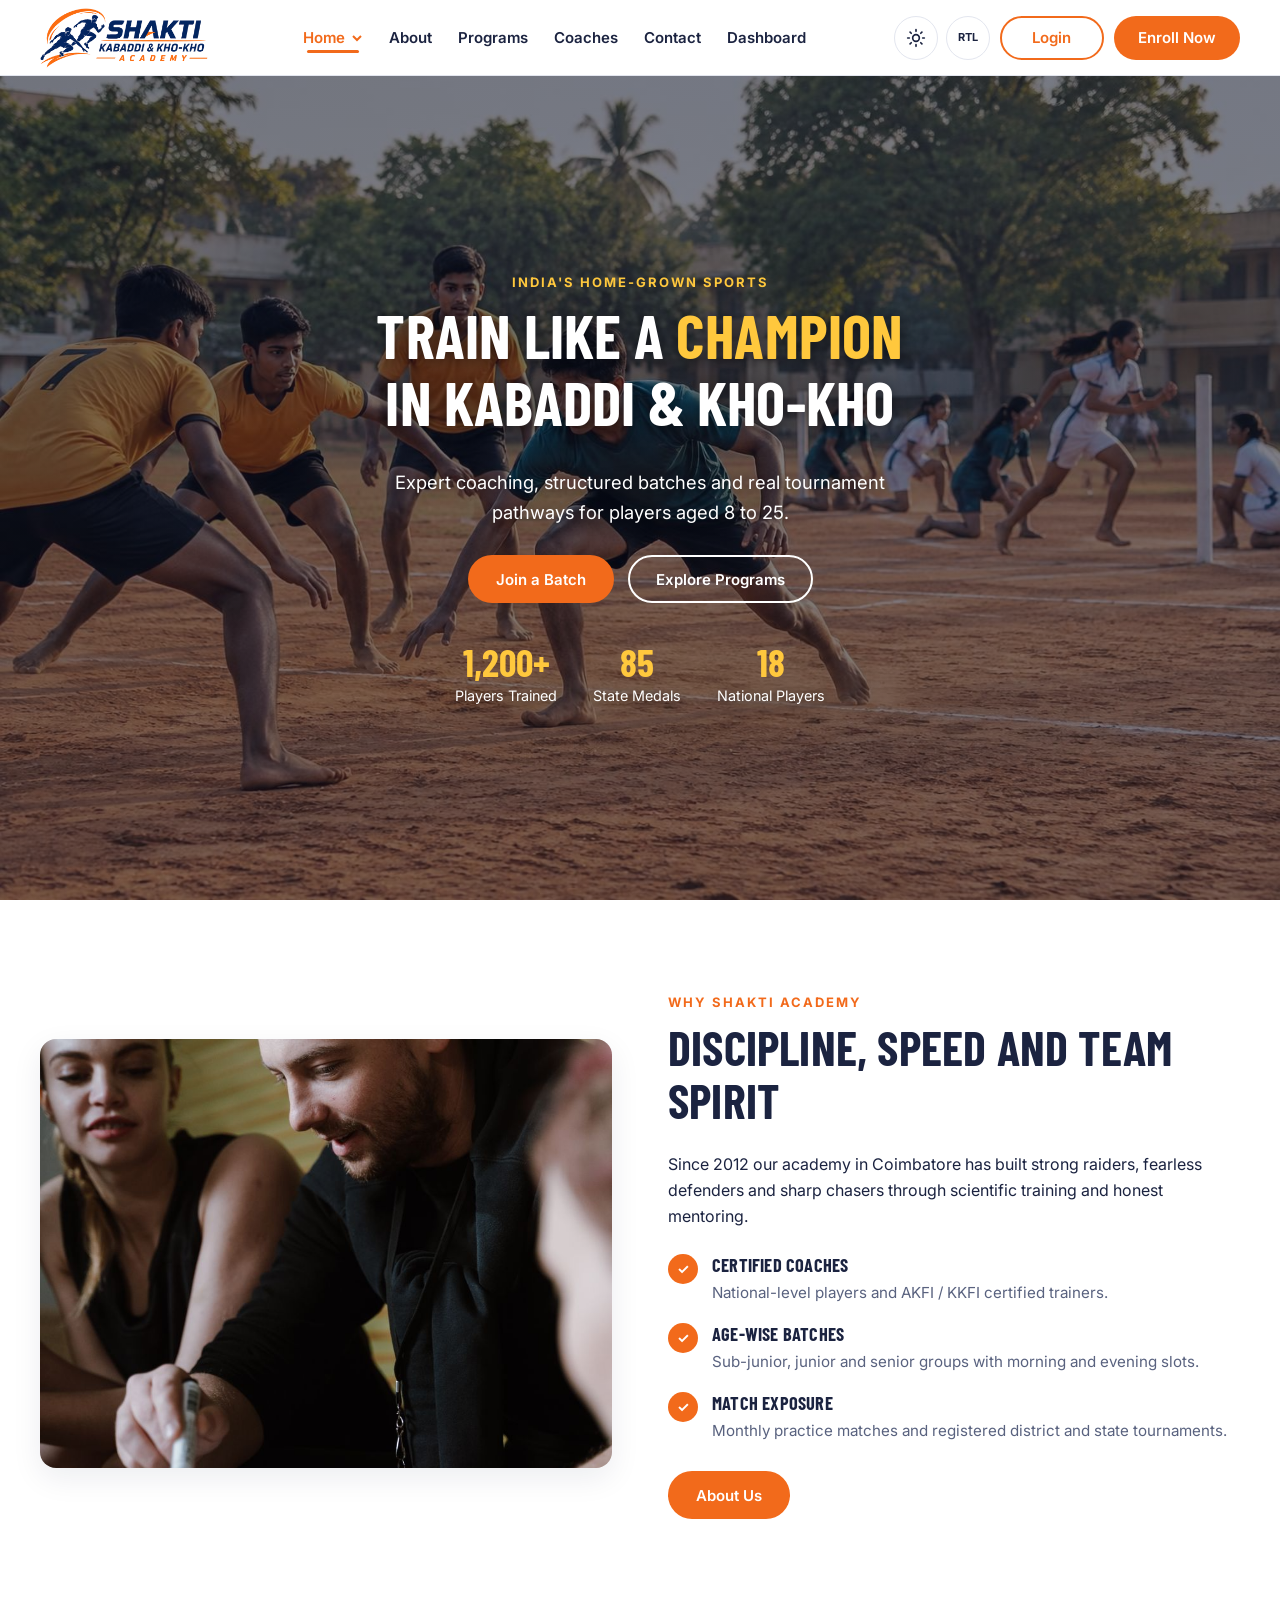
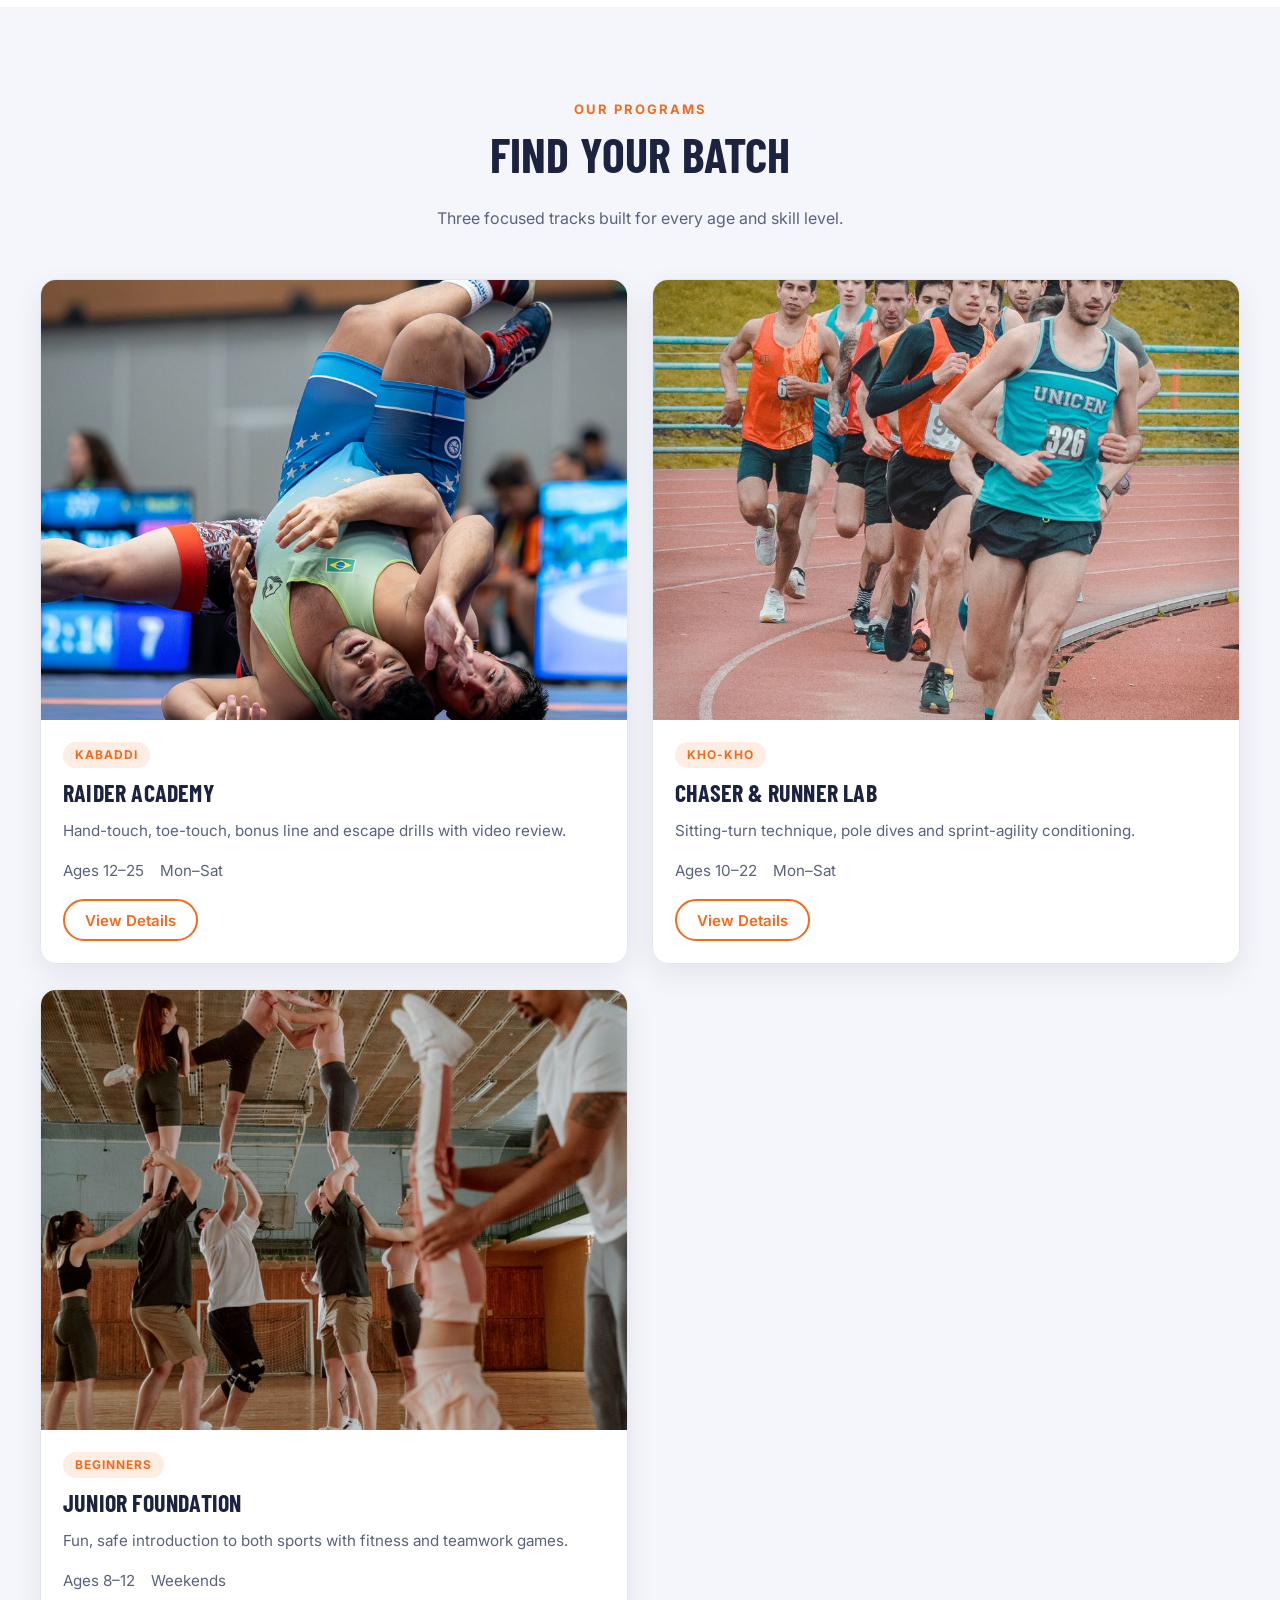
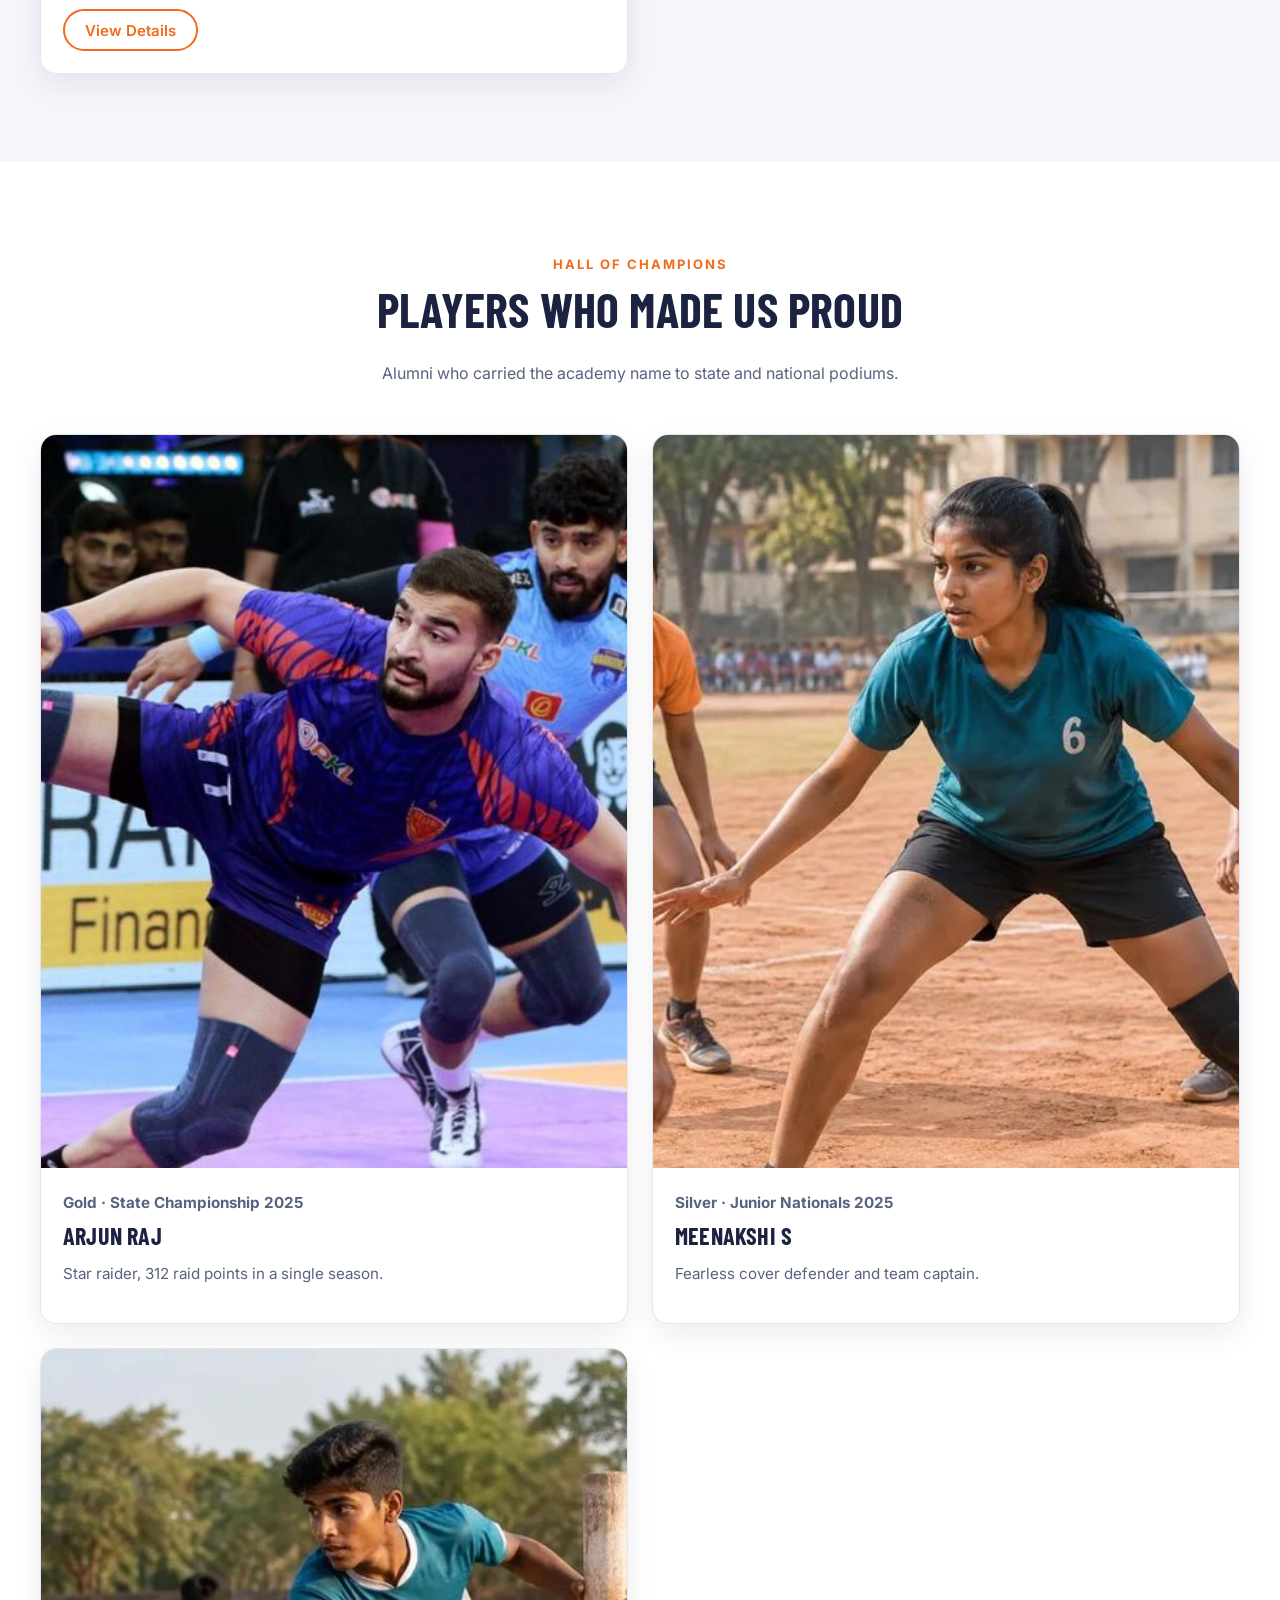
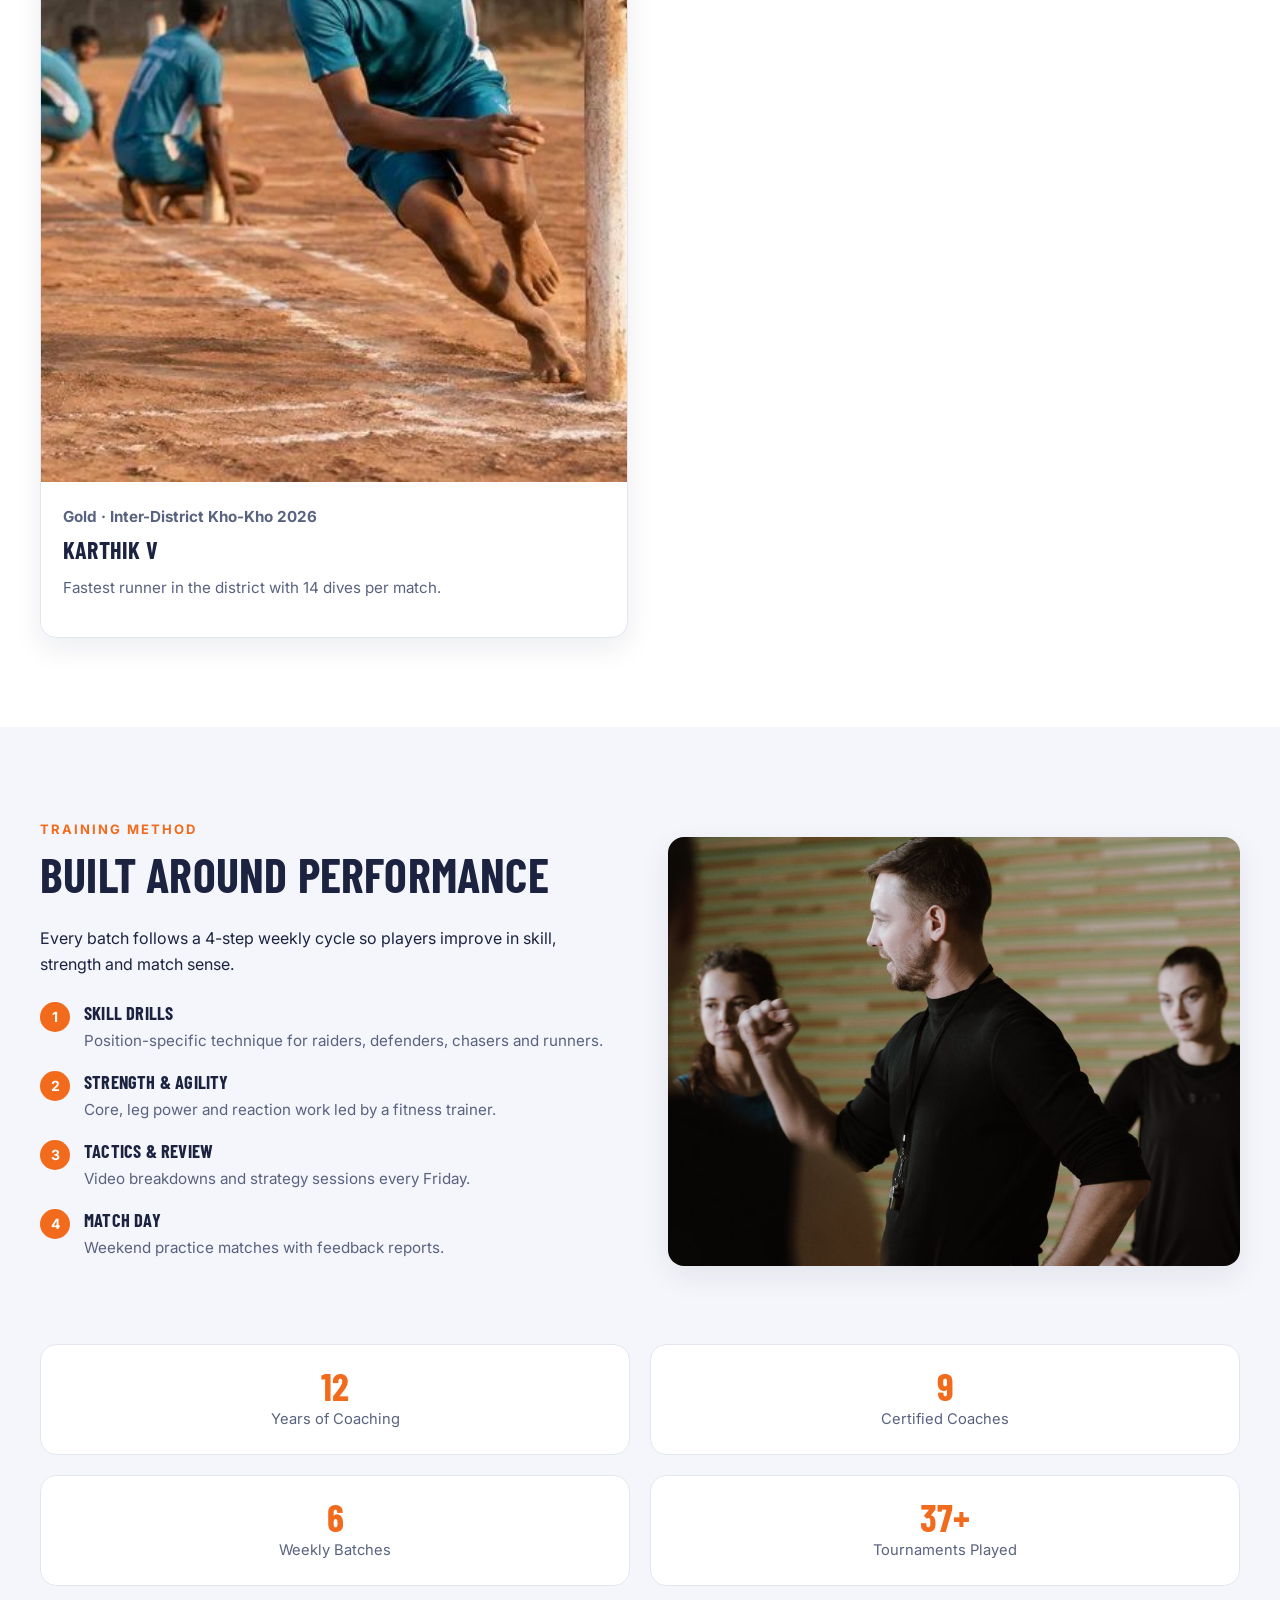
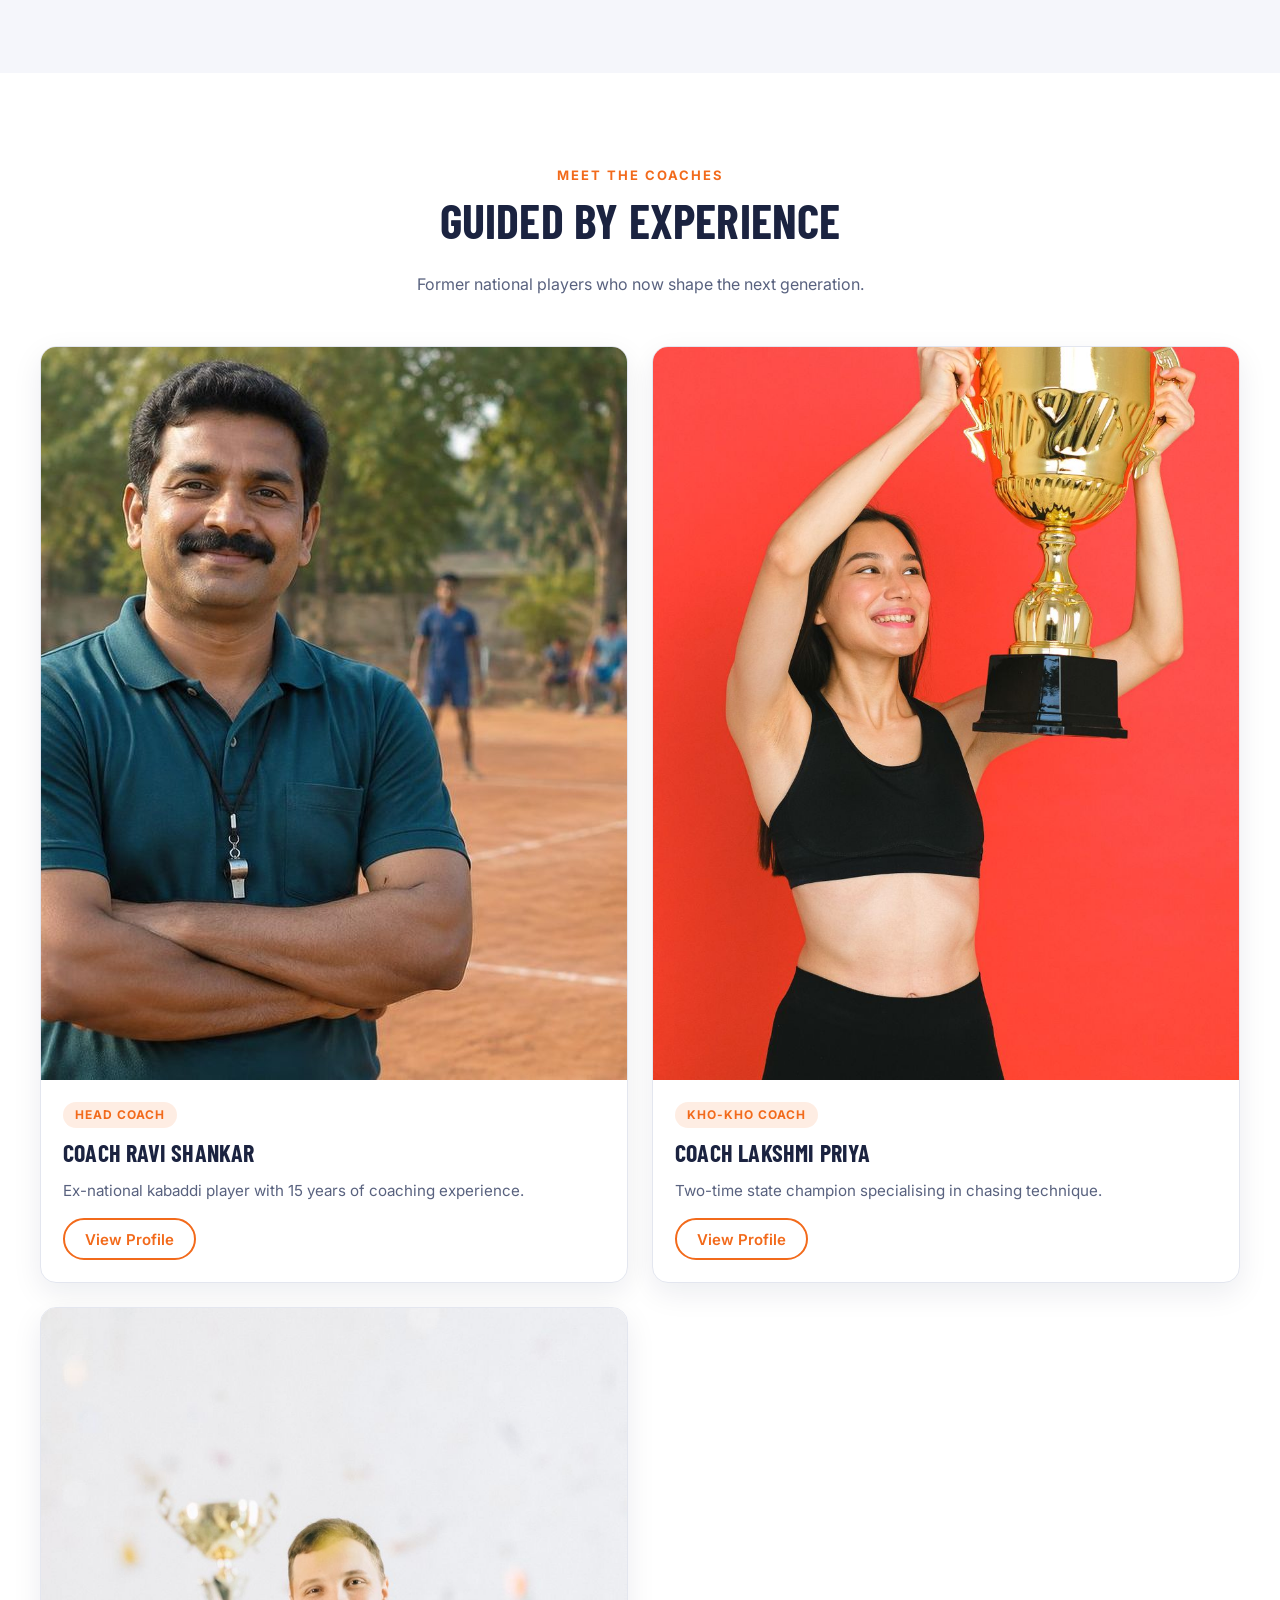
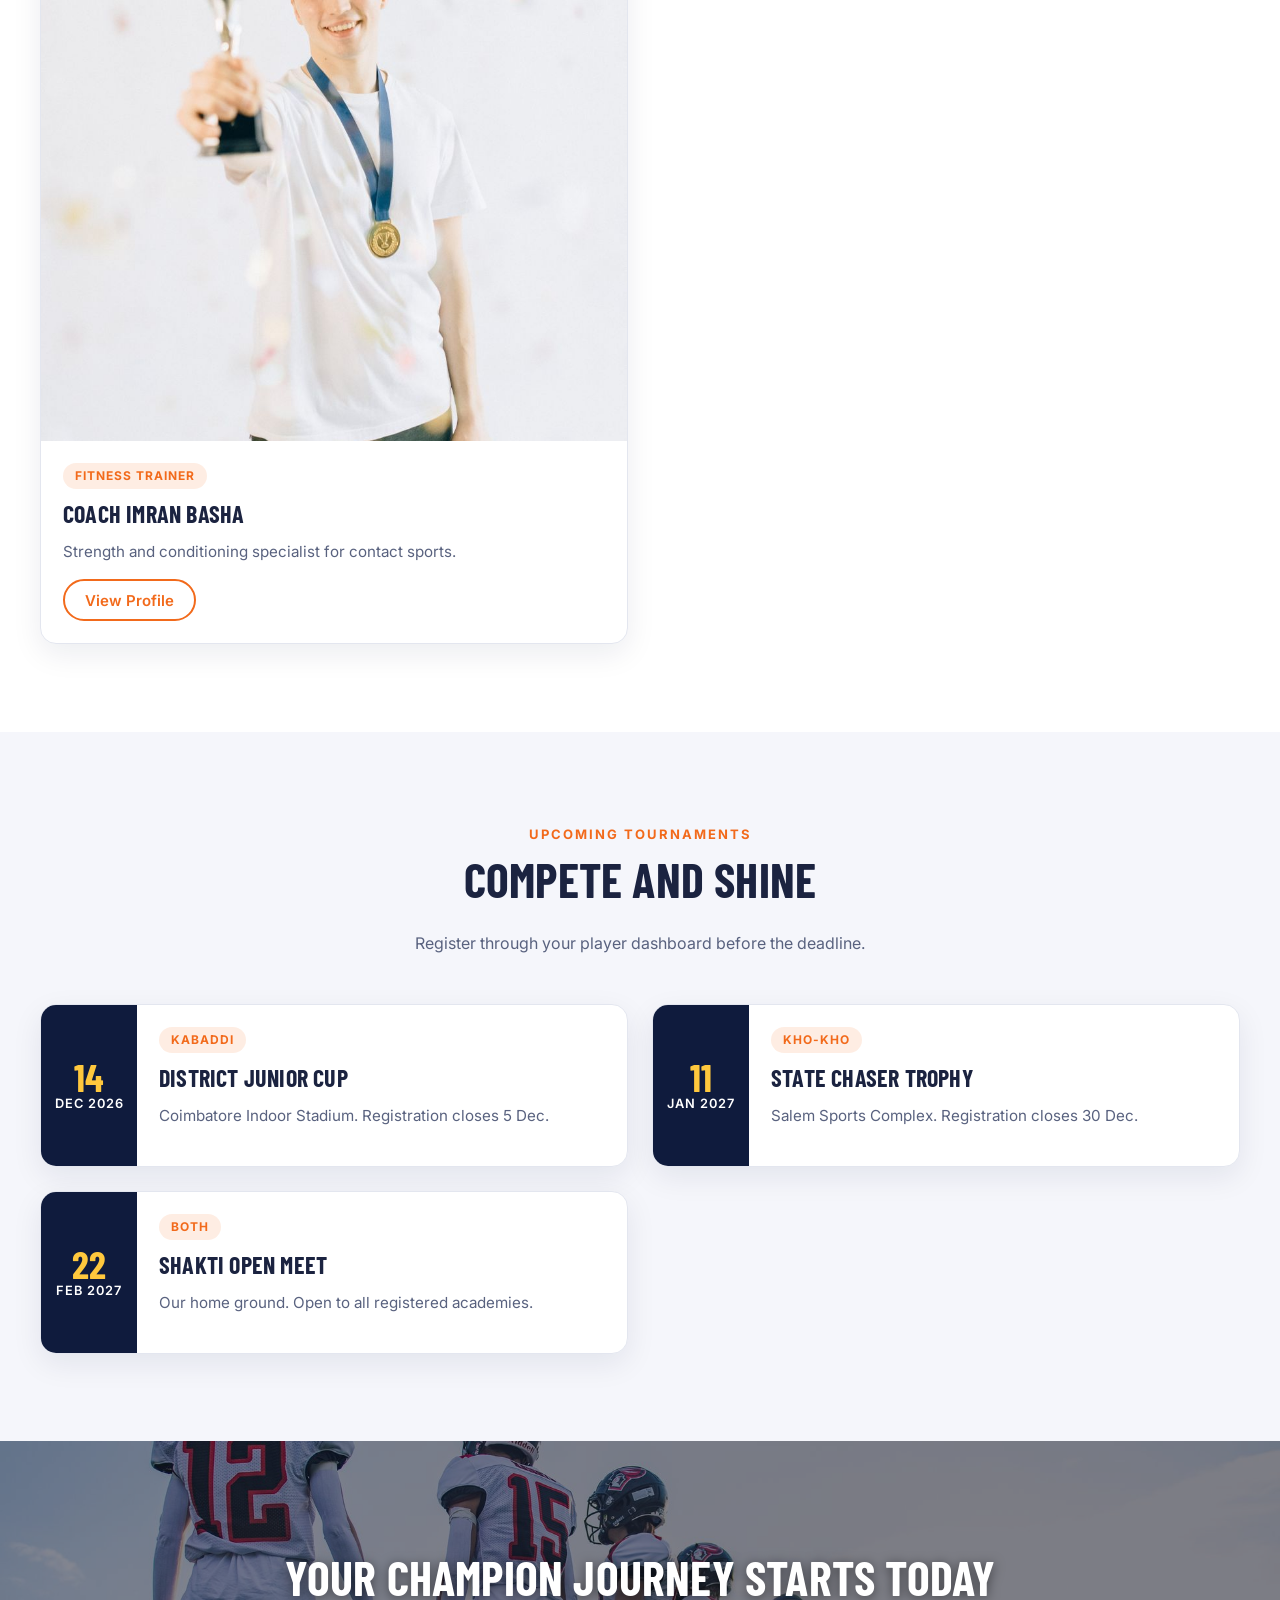
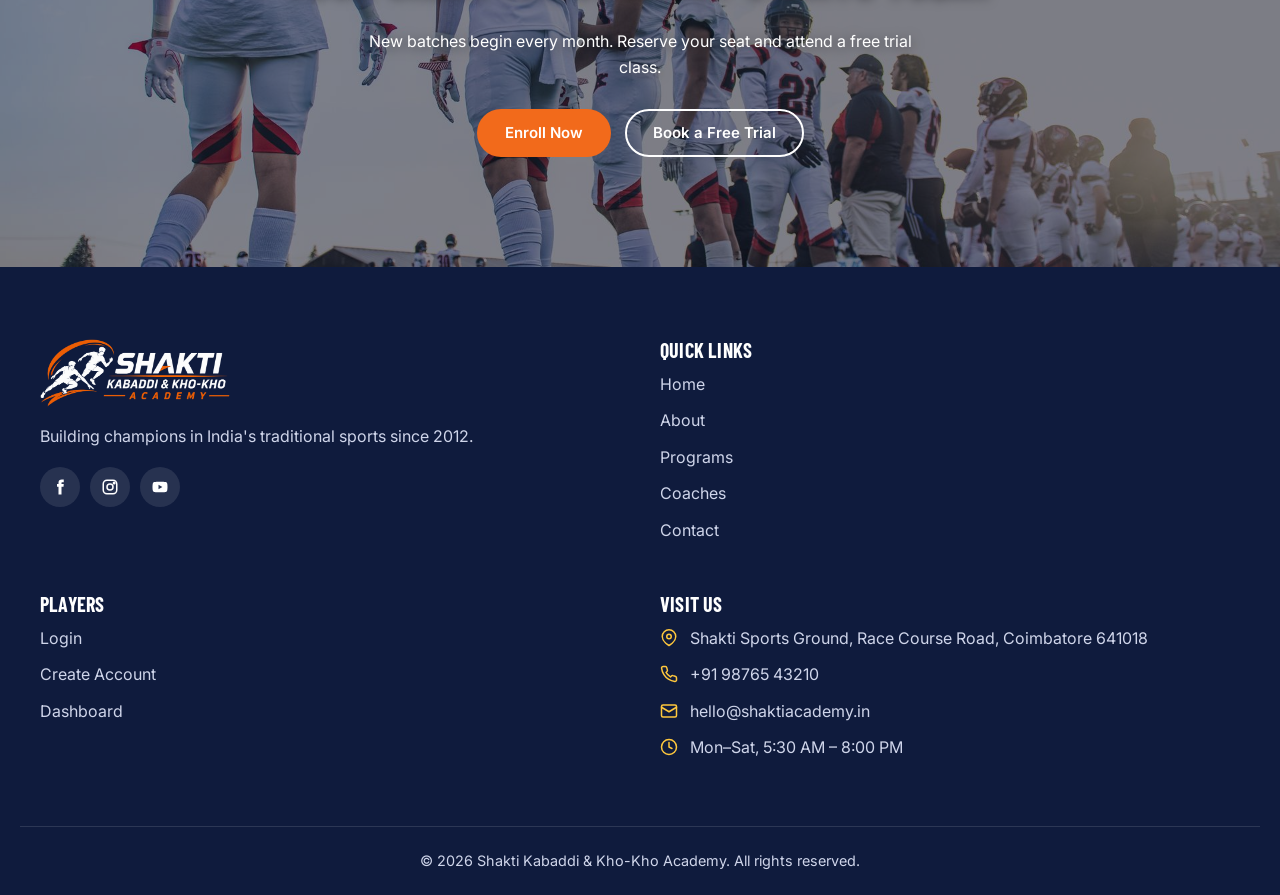
<file: index.html>
<!DOCTYPE html>
<html lang="en" data-theme="light" dir="ltr">
<head>
<meta charset="UTF-8">
<meta name="viewport" content="width=device-width,initial-scale=1">
<title>Shakti Kabaddi &amp; Kho-Kho Academy | Home</title>
<meta name="description" content="Shakti Academy trains champions in Kabaddi and Kho-Kho with expert coaches, structured batches and tournament pathways.">
<link rel="icon" href="assets/img/favicon.ico" sizes="any">
<link rel="icon" type="image/png" href="assets/img/favicon.png">
<link rel="apple-touch-icon" href="assets/img/apple-touch-icon.png">
<link rel="preconnect" href="https://fonts.googleapis.com">
<link rel="preconnect" href="https://fonts.gstatic.com" crossorigin>
<link href="https://fonts.googleapis.com/css2?family=Barlow+Condensed:wght@600;700&family=Inter:wght@400;500;600&display=swap" rel="stylesheet">
<link rel="stylesheet" href="assets/css/style.css">
<link rel="stylesheet" href="assets/css/responsive.css">
<script src="assets/js/main.js"></script>
</head>
<body>
<header class="site-header">
  <div class="container nav-inner">
    <a href="index.html" class="brand" aria-label="Shakti Academy home"><img class="brand-logo logo-light" src="assets/img/logo.png" alt="Shakti Kabaddi &amp; Kho-Kho Academy" width="640" height="229"><img class="brand-logo logo-dark" src="assets/img/logo-dark.png" alt="" aria-hidden="true" width="640" height="229"></a>
    <button class="icon-btn menu-toggle" aria-label="Open menu" aria-expanded="false"><svg class="i-open" viewBox="0 0 24 24" fill="none" stroke="currentColor" stroke-width="2" stroke-linecap="round"><path d="M3 6h18M3 12h18M3 18h18"/></svg><svg class="i-close" viewBox="0 0 24 24" fill="none" stroke="currentColor" stroke-width="2" stroke-linecap="round"><path d="M6 6l12 12M18 6 6 18"/></svg></button>
    <nav class="main-nav" aria-label="Main">
      <ul class="nav-links">
        <li class="has-dd">
          <button class="nav-link dd-toggle active" aria-expanded="false">Home <svg width="12" height="12" viewBox="0 0 12 12" fill="none" stroke="currentColor" stroke-width="2"><path d="m2 4 4 4 4-4"/></svg></button>
          <div class="dd-menu"><a href="index.html" class="active">Home 1</a><a href="home-2.html">Home 2</a></div>
        </li>
        <li><a class="nav-link" href="about.html">About</a></li>
        <li><a class="nav-link" href="programs.html">Programs</a></li>
        <li><a class="nav-link" href="coaches.html">Coaches</a></li>
        <li><a class="nav-link" href="contact.html">Contact</a></li>
        <li><a class="nav-link" href="dashboard.html">Dashboard</a></li>
      </ul>
      <div class="nav-actions">
        <div class="nav-tools">
          <button class="icon-btn" data-theme-toggle aria-label="Toggle light or dark mode"><svg class="icon-moon" viewBox="0 0 24 24" fill="none" stroke="currentColor" stroke-width="2"><path d="M21 12.8A9 9 0 1 1 11.2 3a7 7 0 0 0 9.8 9.8z"/></svg><svg class="icon-sun" viewBox="0 0 24 24" fill="none" stroke="currentColor" stroke-width="2" stroke-linecap="round"><circle cx="12" cy="12" r="4"/><path d="M12 2v2M12 20v2M4.9 4.9l1.4 1.4M17.7 17.7l1.4 1.4M2 12h2M20 12h2M4.9 19.1l1.4-1.4M17.7 6.3l1.4-1.4"/></svg></button>
          <button class="icon-btn" data-dir-toggle aria-label="Toggle left-to-right or right-to-left">RTL</button>
        </div>
        <a href="login.html" class="btn btn-outline btn-nav">Login</a>
        <a href="programs.html#enroll" class="btn btn-primary btn-nav">Enroll Now</a>
      </div>
    </nav>
  </div>
</header>

<main>
<!-- 1. HERO -->
<section class="hero hero-home" style="--hero-img:url('../img/hero-home.jpg')">
  <div class="container">
    <div class="hero-copy">
      <span class="eyebrow" style="color:var(--accent)">India's Home-Grown Sports</span>
      <h1>Train Like a <span>Champion</span> in Kabaddi &amp; Kho-Kho</h1>
      <p>Expert coaching, structured batches and real tournament pathways for players aged 8 to 25.</p>
      <div class="hero-actions">
        <a href="programs.html#enroll" class="btn btn-primary">Join a Batch</a>
        <a href="programs.html" class="btn btn-ghost">Explore Programs</a>
      </div>
      <div class="hero-stats">
        <div><strong>1,200+</strong><span>Players Trained</span></div>
        <div><strong>85</strong><span>State Medals</span></div>
        <div><strong>18</strong><span>National Players</span></div>
      </div>
    </div>
  </div>
</section>

<!-- 2. ABOUT -->
<section class="section">
  <div class="container split">
    <img src="assets/img/pexels-6767017.jpeg" alt="Coach discussing strategy with players in a team huddle" loading="lazy">
    <div>
      <span class="eyebrow">Why Shakti Academy</span>
      <h2>Discipline, Speed and Team Spirit</h2>
      <p>Since 2012 our academy in Coimbatore has built strong raiders, fearless defenders and sharp chasers through scientific training and honest mentoring.</p>
      <ul class="check-list">
        <li><span class="tick">&#10003;</span><div><h4>Certified Coaches</h4><p>National-level players and AKFI / KKFI certified trainers.</p></div></li>
        <li><span class="tick">&#10003;</span><div><h4>Age-wise Batches</h4><p>Sub-junior, junior and senior groups with morning and evening slots.</p></div></li>
        <li><span class="tick">&#10003;</span><div><h4>Match Exposure</h4><p>Monthly practice matches and registered district and state tournaments.</p></div></li>
      </ul>
      <a href="about.html" class="btn btn-primary">About Us</a>
    </div>
  </div>
</section>

<!-- 3. PROGRAMS -->
<section class="section section-alt">
  <div class="container">
    <div class="section-head"><span class="eyebrow">Our Programs</span><h2>Find Your Batch</h2><p>Three focused tracks built for every age and skill level.</p></div>
    <div class="grid grid-3">
      <article class="card"><img src="assets/img/pexels-38163412.jpeg" alt="Kabaddi raider training drill" loading="lazy"><div class="card-body"><span class="tag">Kabaddi</span><h3>Raider Academy</h3><p>Hand-touch, toe-touch, bonus line and escape drills with video review.</p><p class="meta"><span>Ages 12–25</span><span>Mon–Sat</span></p><a href="programs.html" class="btn btn-outline">View Details</a></div></article>
      <article class="card"><img src="assets/img/pexels-15292660.jpeg" alt="Kho-Kho chaser training" loading="lazy"><div class="card-body"><span class="tag">Kho-Kho</span><h3>Chaser &amp; Runner Lab</h3><p>Sitting-turn technique, pole dives and sprint-agility conditioning.</p><p class="meta"><span>Ages 10–22</span><span>Mon–Sat</span></p><a href="programs.html" class="btn btn-outline">View Details</a></div></article>
      <article class="card"><img src="assets/img/pexels-7339116.jpeg" alt="Junior foundation batch" loading="lazy"><div class="card-body"><span class="tag">Beginners</span><h3>Junior Foundation</h3><p>Fun, safe introduction to both sports with fitness and teamwork games.</p><p class="meta"><span>Ages 8–12</span><span>Weekends</span></p><a href="programs.html" class="btn btn-outline">View Details</a></div></article>
    </div>
  </div>
</section>

<!-- 4. CHAMPIONS -->
<section class="section">
  <div class="container">
    <div class="section-head"><span class="eyebrow">Hall of Champions</span><h2>Players Who Made Us Proud</h2><p>Alumni who carried the academy name to state and national podiums.</p></div>
    <div class="grid grid-3">
      <article class="card card-champ card-anim"><img src="assets/img/champ-arjun-raj.jpg" alt="Arjun Raj, star raider mid-raid" loading="lazy"><div class="card-body"><p class="medal">Gold &middot; State Championship 2025</p><h3>Arjun Raj</h3><p>Star raider, 312 raid points in a single season.</p></div></article>
      <article class="card card-champ"><img src="assets/img/meenakshi-defender.jpg" alt="Champion athlete" loading="lazy"><div class="card-body"><p class="medal">Silver &middot; Junior Nationals 2025</p><h3>Meenakshi S</h3><p>Fearless cover defender and team captain.</p></div></article>
      <article class="card card-champ"><img src="assets/img/karthik-chaser.jpg" alt="Champion athlete" loading="lazy"><div class="card-body"><p class="medal">Gold &middot; Inter-District Kho-Kho 2026</p><h3>Karthik V</h3><p>Fastest runner in the district with 14 dives per match.</p></div></article>
    </div>
  </div>
</section>

<!-- 5. TRAINING METHOD -->
<section class="section section-alt">
  <div class="container">
    <div class="split">
      <div>
        <span class="eyebrow">Training Method</span>
        <h2>Built Around Performance</h2>
        <p>Every batch follows a 4-step weekly cycle so players improve in skill, strength and match sense.</p>
        <ul class="check-list">
          <li><span class="tick">1</span><div><h4>Skill Drills</h4><p>Position-specific technique for raiders, defenders, chasers and runners.</p></div></li>
          <li><span class="tick">2</span><div><h4>Strength &amp; Agility</h4><p>Core, leg power and reaction work led by a fitness trainer.</p></div></li>
          <li><span class="tick">3</span><div><h4>Tactics &amp; Review</h4><p>Video breakdowns and strategy sessions every Friday.</p></div></li>
          <li><span class="tick">4</span><div><h4>Match Day</h4><p>Weekend practice matches with feedback reports.</p></div></li>
        </ul>
      </div>
      <img src="assets/img/pexels-6767348.jpeg" alt="Coach strategizing with team inside a sports facility" loading="lazy">
    </div>
    <div class="stat-row">
      <div class="stat"><strong>12</strong><span>Years of Coaching</span></div>
      <div class="stat"><strong>9</strong><span>Certified Coaches</span></div>
      <div class="stat"><strong>6</strong><span>Weekly Batches</span></div>
      <div class="stat"><strong>40+</strong><span>Tournaments Played</span></div>
    </div>
  </div>
</section>

<!-- 6. COACHES -->
<section class="section">
  <div class="container">
    <div class="section-head"><span class="eyebrow">Meet the Coaches</span><h2>Guided by Experience</h2><p>Former national players who now shape the next generation.</p></div>
    <div class="grid grid-3">
      <article class="card card-coach"><img src="assets/img/coach-ravi-shankar.jpg" alt="Head coach holding a whistle" loading="lazy"><div class="card-body"><span class="tag">Head Coach</span><h3>Coach Ravi Shankar</h3><p>Ex-national kabaddi player with 15 years of coaching experience.</p><a href="coaches.html" class="btn btn-outline">View Profile</a></div></article>
      <article class="card card-coach"><img src="assets/img/pexels-6250962.jpeg" alt="Coach Lakshmi Priya" loading="lazy"><div class="card-body"><span class="tag">Kho-Kho Coach</span><h3>Coach Lakshmi Priya</h3><p>Two-time state champion specialising in chasing technique.</p><a href="coaches.html" class="btn btn-outline">View Profile</a></div></article>
      <article class="card card-coach"><img src="assets/img/pexels-6668862.jpeg" alt="Coach Imran Basha" loading="lazy"><div class="card-body"><span class="tag">Fitness Trainer</span><h3>Coach Imran Basha</h3><p>Strength and conditioning specialist for contact sports.</p><a href="coaches.html" class="btn btn-outline">View Profile</a></div></article>
    </div>
  </div>
</section>

<!-- 7. TOURNAMENTS -->
<section class="section section-alt">
  <div class="container">
    <div class="section-head"><span class="eyebrow">Upcoming Tournaments</span><h2>Compete and Shine</h2><p>Register through your player dashboard before the deadline.</p></div>
    <div class="grid grid-3">
      <article class="card event"><div class="event-date"><strong>14</strong><span>Dec 2026</span></div><div class="card-body"><span class="tag">Kabaddi</span><h3>District Junior Cup</h3><p>Coimbatore Indoor Stadium. Registration closes 5 Dec.</p></div></article>
      <article class="card event"><div class="event-date"><strong>11</strong><span>Jan 2027</span></div><div class="card-body"><span class="tag">Kho-Kho</span><h3>State Chaser Trophy</h3><p>Salem Sports Complex. Registration closes 30 Dec.</p></div></article>
      <article class="card event"><div class="event-date"><strong>22</strong><span>Feb 2027</span></div><div class="card-body"><span class="tag">Both</span><h3>Shakti Open Meet</h3><p>Our home ground. Open to all registered academies.</p></div></article>
    </div>
  </div>
</section>

<!-- 8. CTA -->
<section class="cta" style="--hero-img:url('../img/pexels-15338953.jpeg')">
  <div class="container">
    <h2>Your Champion Journey Starts Today</h2>
    <p>New batches begin every month. Reserve your seat and attend a free trial class.</p>
    <div class="hero-actions"><a href="programs.html#enroll" class="btn btn-primary">Enroll Now</a><a href="contact.html" class="btn btn-ghost">Book a Free Trial</a></div>
  </div>
</section>
</main>

<footer class="site-footer">
  <div class="container footer-grid">
    <div>
      <a href="index.html" class="brand"><img class="brand-logo logo-light" src="assets/img/logo.png" alt="Shakti Kabaddi &amp; Kho-Kho Academy" width="640" height="229"><img class="brand-logo logo-dark" src="assets/img/logo-dark.png" alt="" aria-hidden="true" width="640" height="229"></a>
      <p>Building champions in India's traditional sports since 2012.</p>
      <div class="footer-social">
        <a href="#" aria-label="Facebook"><svg viewBox="0 0 24 24" fill="currentColor"><path d="M14 8V6.5c0-.7.2-1 1.1-1H17V2h-2.6C11.5 2 10 3.7 10 6.2V8H8v3.5h2V22h4V11.5h2.7L17 8z"/></svg></a>
        <a href="#" aria-label="Instagram"><svg viewBox="0 0 24 24" fill="none" stroke="currentColor" stroke-width="2"><rect x="3" y="3" width="18" height="18" rx="5"/><circle cx="12" cy="12" r="4"/><circle cx="17.5" cy="6.5" r="1" fill="currentColor"/></svg></a>
        <a href="#" aria-label="YouTube"><svg viewBox="0 0 24 24" fill="currentColor"><path d="M21.6 7.2a2.5 2.5 0 0 0-1.8-1.8C18.2 5 12 5 12 5s-6.2 0-7.8.4A2.5 2.5 0 0 0 2.4 7.2C2 8.8 2 12 2 12s0 3.2.4 4.8a2.5 2.5 0 0 0 1.8 1.8C5.8 19 12 19 12 19s6.2 0 7.8-.4a2.5 2.5 0 0 0 1.8-1.8c.4-1.6.4-4.8.4-4.8s0-3.2-.4-4.8zM10 15V9l5.2 3z"/></svg></a>
      </div>
    </div>
    <div><h4>Quick Links</h4><ul><li><a href="index.html">Home</a></li><li><a href="about.html">About</a></li><li><a href="programs.html">Programs</a></li><li><a href="coaches.html">Coaches</a></li><li><a href="contact.html">Contact</a></li></ul></div>
    <div><h4>Players</h4><ul><li><a href="login.html">Login</a></li><li><a href="create-account.html">Create Account</a></li><li><a href="dashboard.html">Dashboard</a></li></ul></div>
    <div><h4>Visit Us</h4><ul class="footer-contact"><li><svg viewBox="0 0 24 24" fill="none" stroke="currentColor" stroke-width="2" stroke-linecap="round" stroke-linejoin="round" aria-hidden="true"><path d="M21 10c0 7-9 12-9 12S3 17 3 10a9 9 0 0 1 18 0z"/><circle cx="12" cy="10" r="3"/></svg><span>Shakti Sports Ground, Race Course Road, Coimbatore 641018</span></li><li><svg viewBox="0 0 24 24" fill="none" stroke="currentColor" stroke-width="2" stroke-linecap="round" stroke-linejoin="round" aria-hidden="true"><path d="M22 16.9v3a2 2 0 0 1-2.2 2 19.8 19.8 0 0 1-8.6-3.1 19.5 19.5 0 0 1-6-6A19.8 19.8 0 0 1 2.1 4.2 2 2 0 0 1 4.1 2h3a2 2 0 0 1 2 1.7c.1 1 .4 1.9.7 2.8a2 2 0 0 1-.5 2.1L8 9.9a16 16 0 0 0 6 6l1.3-1.3a2 2 0 0 1 2.1-.4c.9.3 1.8.6 2.8.7a2 2 0 0 1 1.7 2z"/></svg><a href="tel:+919876543210">+91 98765 43210</a></li><li><svg viewBox="0 0 24 24" fill="none" stroke="currentColor" stroke-width="2" stroke-linecap="round" stroke-linejoin="round" aria-hidden="true"><rect x="2" y="4" width="20" height="16" rx="2"/><path d="m22 7-10 6L2 7"/></svg><a href="mailto:hello@shaktiacademy.in">hello@shaktiacademy.in</a></li><li><svg viewBox="0 0 24 24" fill="none" stroke="currentColor" stroke-width="2" stroke-linecap="round" stroke-linejoin="round" aria-hidden="true"><circle cx="12" cy="12" r="10"/><path d="M12 6v6l4 2"/></svg><span>Mon–Sat, 5:30 AM – 8:00 PM</span></li></ul></div>
  </div>
  <div class="container footer-bottom">&copy; <span id="year">2026</span> Shakti Kabaddi &amp; Kho-Kho Academy. All rights reserved.</div>
</footer>

<button class="back-top" aria-label="Back to top"><svg viewBox="0 0 24 24" fill="none" stroke="currentColor" stroke-width="2.5" stroke-linecap="round" stroke-linejoin="round"><path d="m6 15 6-6 6 6"/></svg></button>
</body>
</html>
</file>
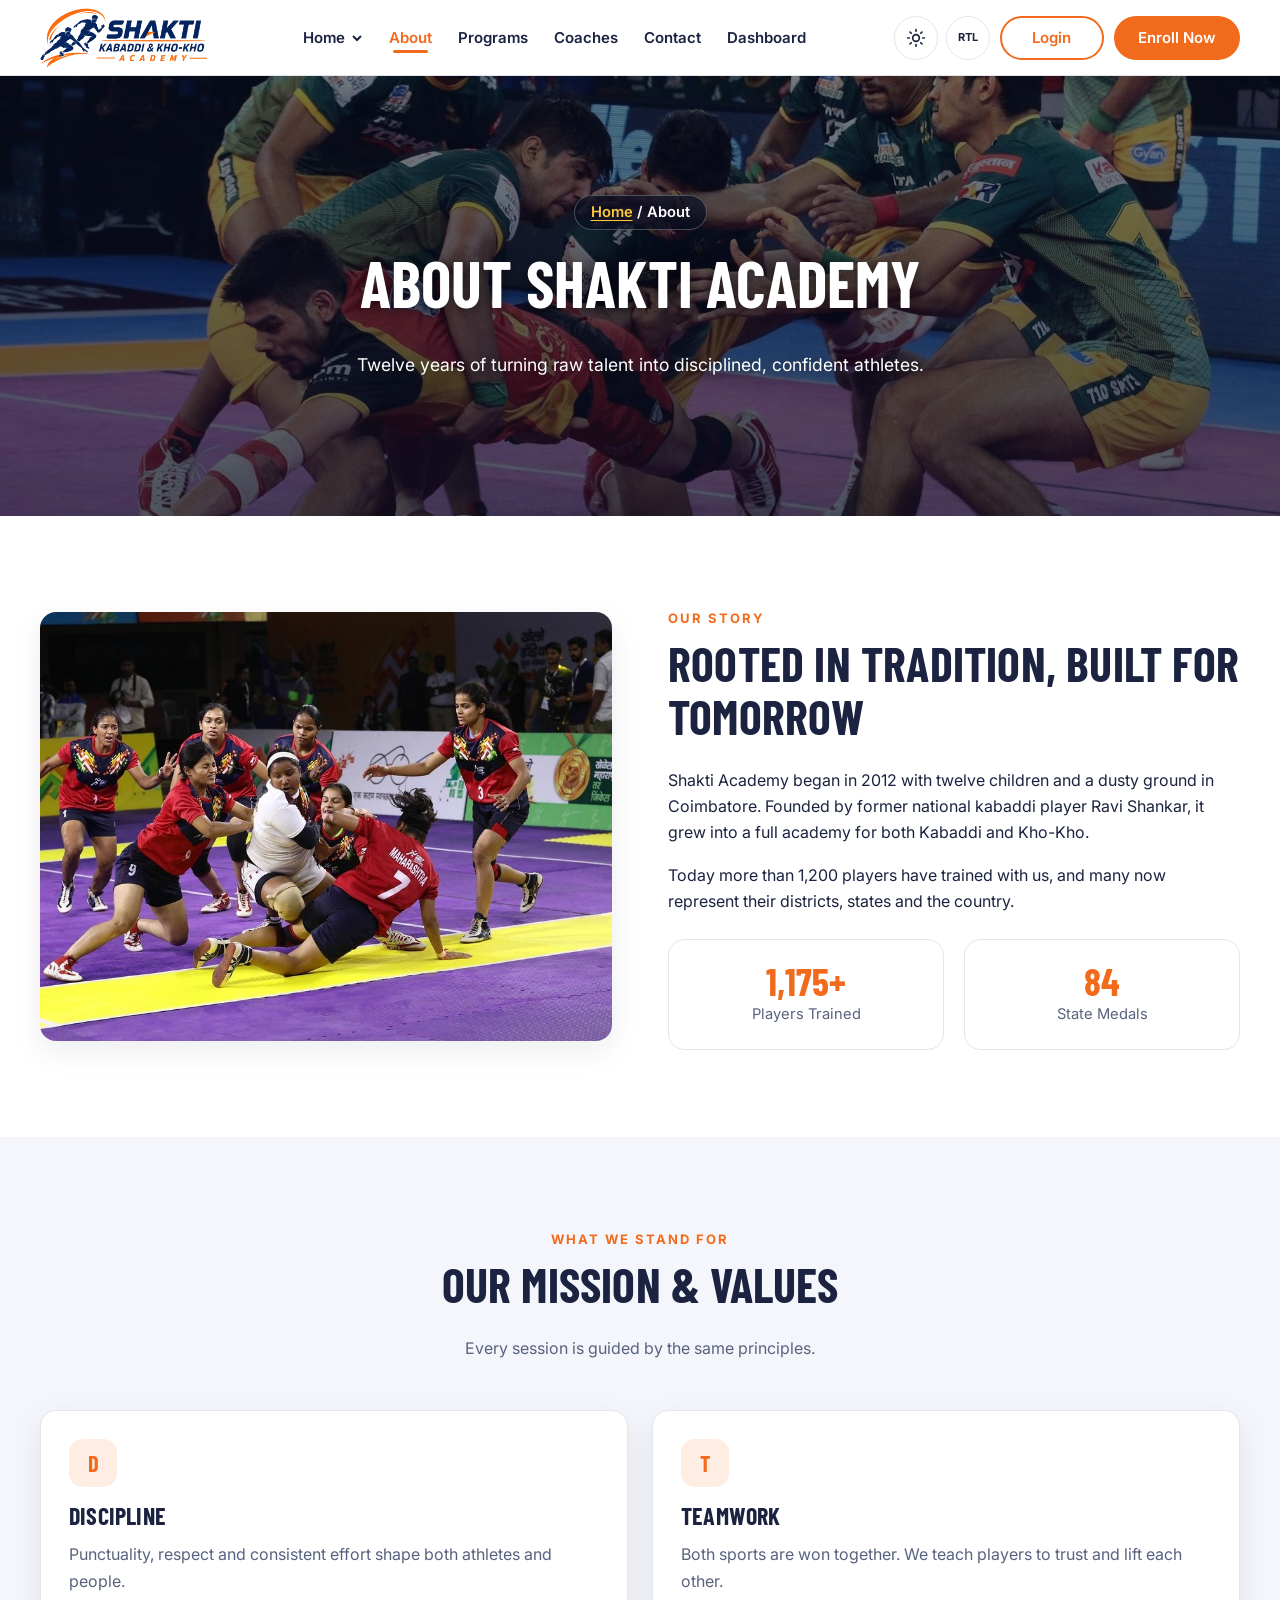
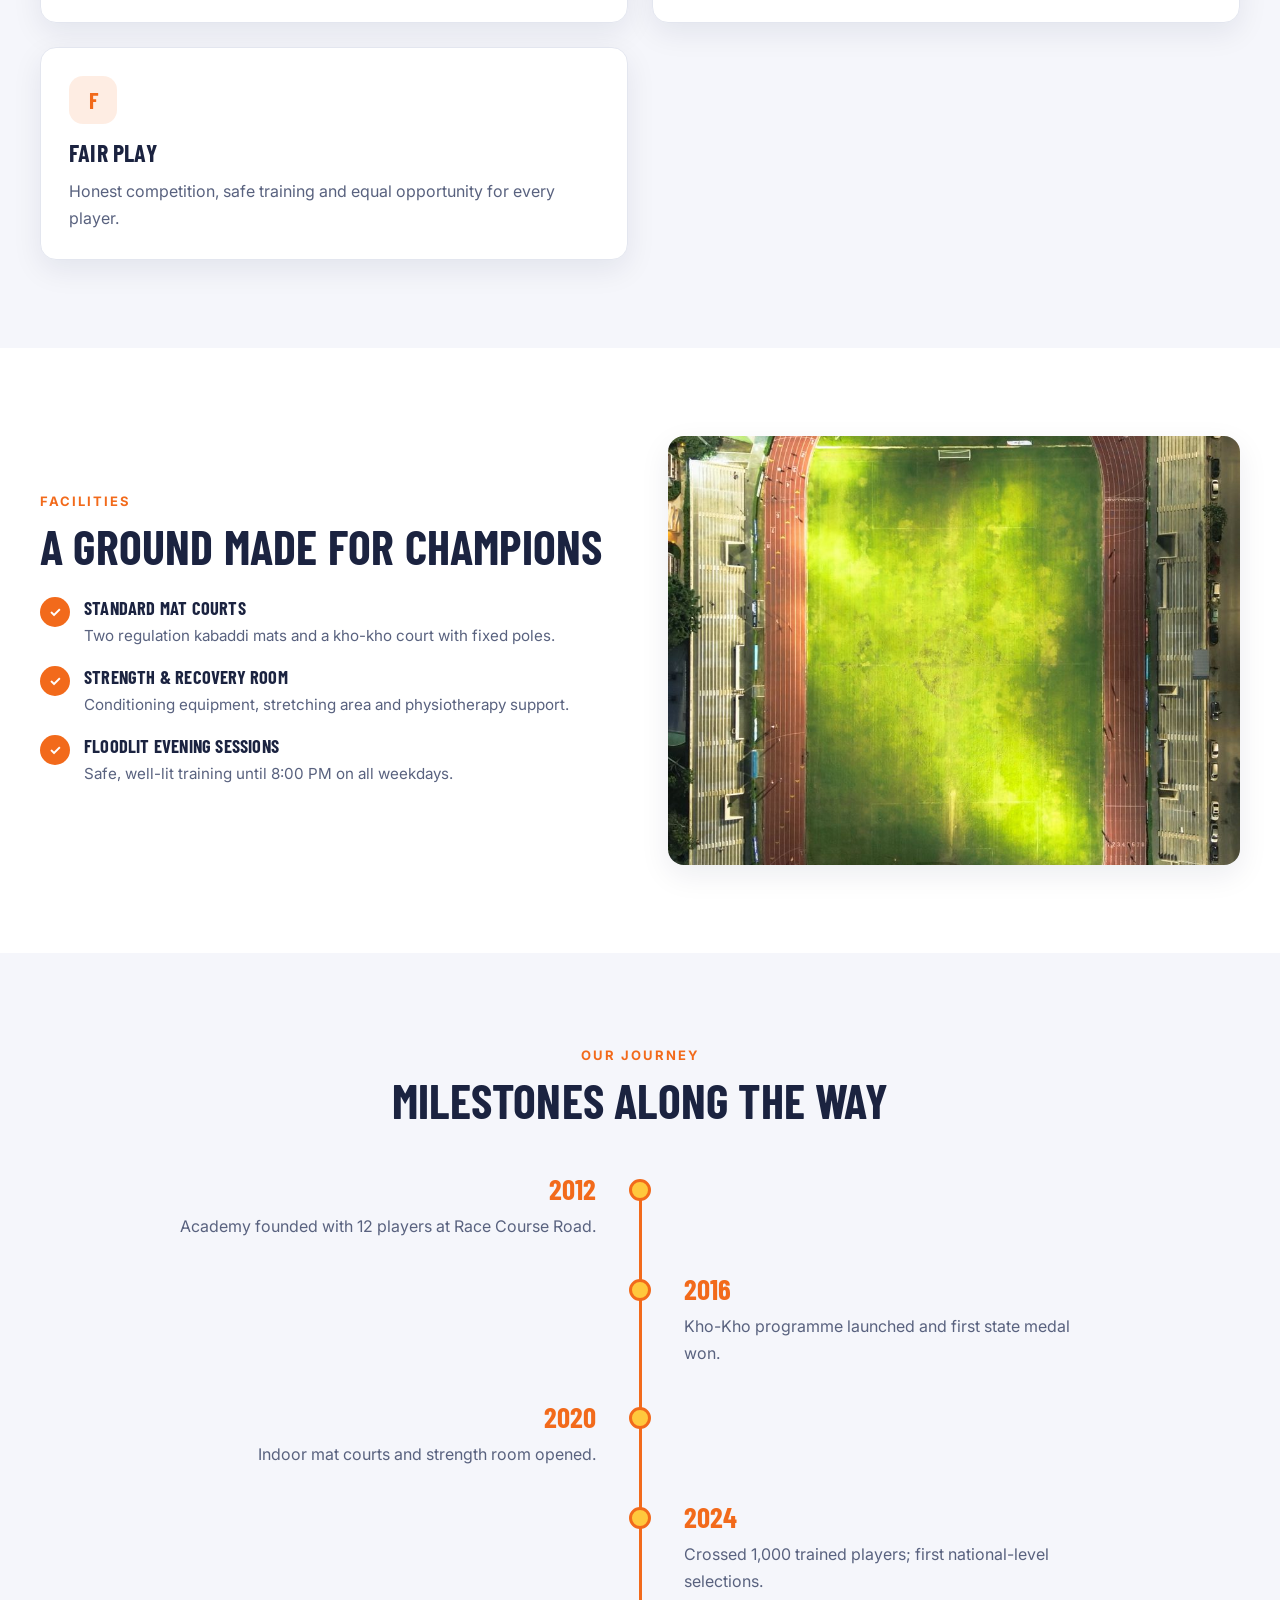
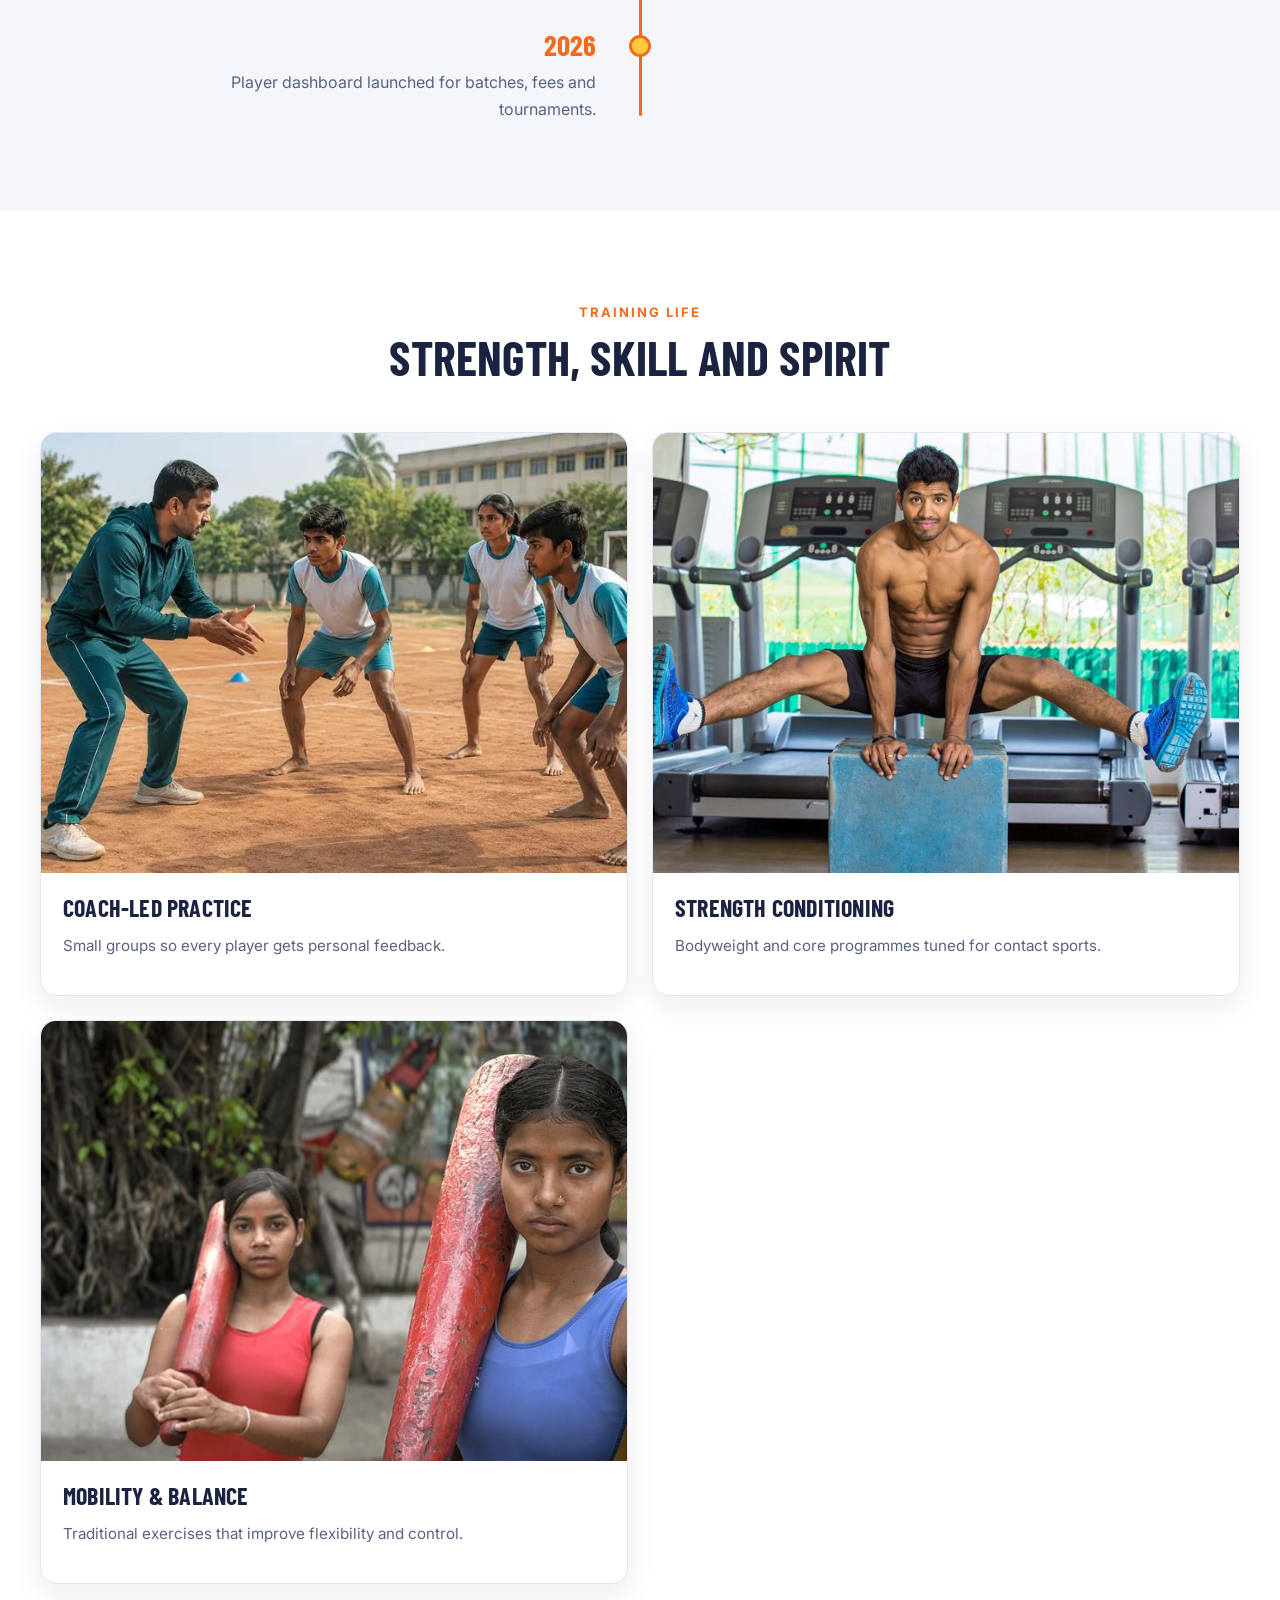
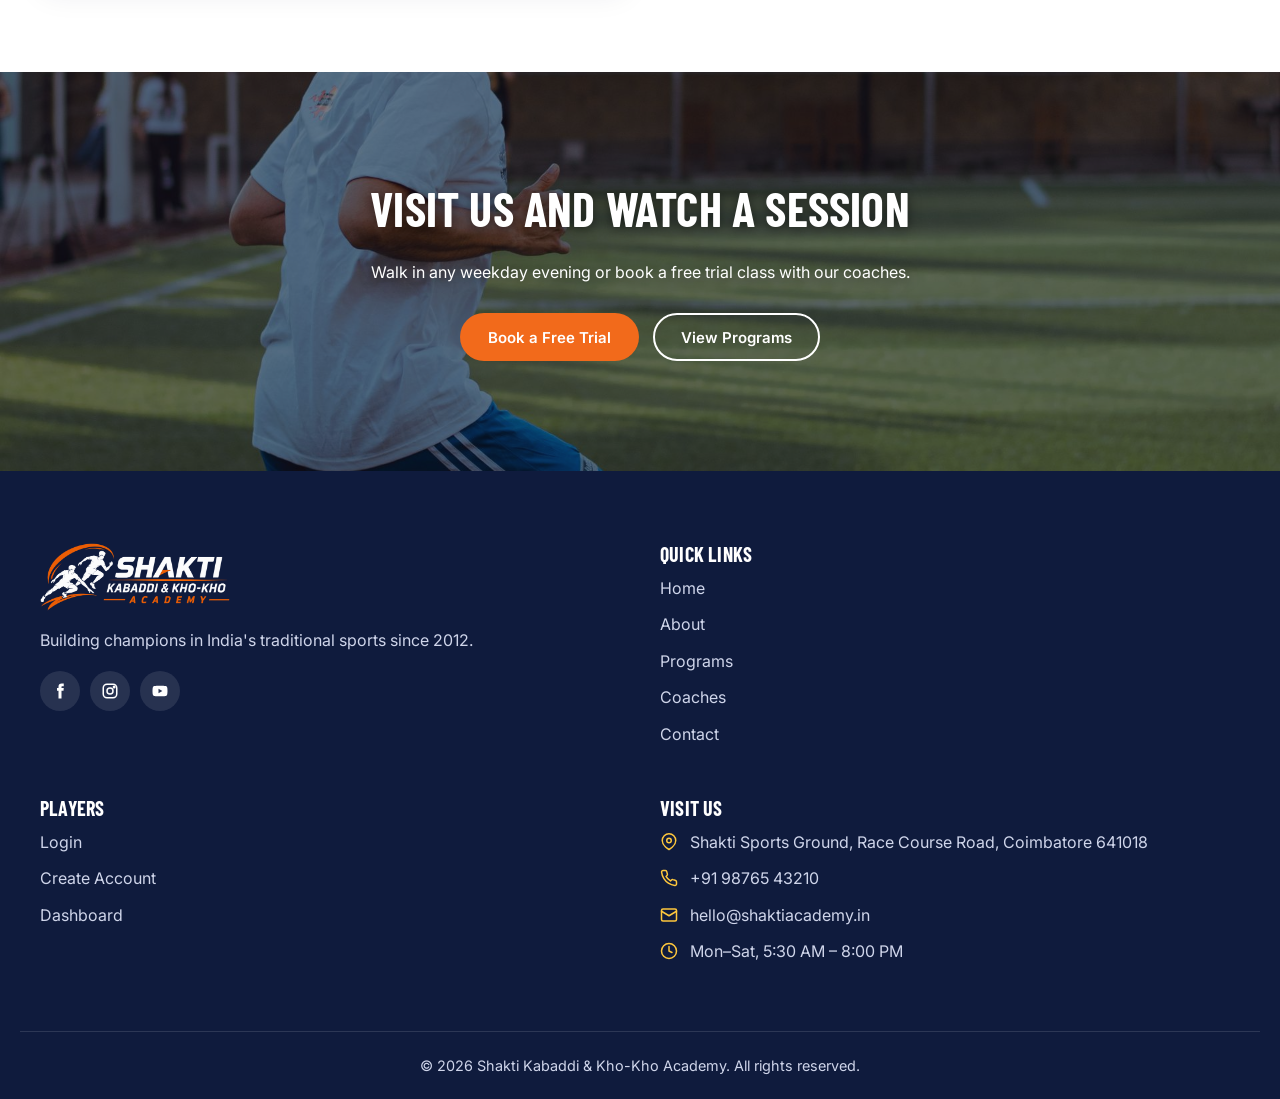
<file: about.html>
<!DOCTYPE html>
<html lang="en" data-theme="light" dir="ltr">
<head>
<meta charset="UTF-8">
<meta name="viewport" content="width=device-width,initial-scale=1">
<title>About | Shakti Kabaddi &amp; Kho-Kho Academy</title>
<meta name="description" content="Learn about Shakti Academy, our story, values, facilities and journey.">
<link rel="icon" href="assets/img/favicon.ico" sizes="any">
<link rel="icon" type="image/png" href="assets/img/favicon.png">
<link rel="apple-touch-icon" href="assets/img/apple-touch-icon.png">
<link rel="preconnect" href="https://fonts.googleapis.com">
<link rel="preconnect" href="https://fonts.gstatic.com" crossorigin>
<link href="https://fonts.googleapis.com/css2?family=Barlow+Condensed:wght@600;700&family=Inter:wght@400;500;600&display=swap" rel="stylesheet">
<link rel="stylesheet" href="assets/css/style.css">
<link rel="stylesheet" href="assets/css/responsive.css">
<script src="assets/js/main.js"></script>
</head>
<body>
<header class="site-header">
  <div class="container nav-inner">
    <a href="index.html" class="brand" aria-label="Shakti Academy home"><img class="brand-logo logo-light" src="assets/img/logo.png" alt="Shakti Kabaddi &amp; Kho-Kho Academy" width="640" height="229"><img class="brand-logo logo-dark" src="assets/img/logo-dark.png" alt="" aria-hidden="true" width="640" height="229"></a>
    <button class="icon-btn menu-toggle" aria-label="Open menu" aria-expanded="false"><svg class="i-open" viewBox="0 0 24 24" fill="none" stroke="currentColor" stroke-width="2" stroke-linecap="round"><path d="M3 6h18M3 12h18M3 18h18"/></svg><svg class="i-close" viewBox="0 0 24 24" fill="none" stroke="currentColor" stroke-width="2" stroke-linecap="round"><path d="M6 6l12 12M18 6 6 18"/></svg></button>
    <nav class="main-nav" aria-label="Main">
      <ul class="nav-links">
        <li class="has-dd">
          <button class="nav-link dd-toggle" aria-expanded="false">Home <svg width="12" height="12" viewBox="0 0 12 12" fill="none" stroke="currentColor" stroke-width="2"><path d="m2 4 4 4 4-4"/></svg></button>
          <div class="dd-menu"><a href="index.html" >Home 1</a><a href="home-2.html">Home 2</a></div>
        </li>
        <li><a class="nav-link active" href="about.html">About</a></li>
        <li><a class="nav-link" href="programs.html">Programs</a></li>
        <li><a class="nav-link" href="coaches.html">Coaches</a></li>
        <li><a class="nav-link" href="contact.html">Contact</a></li>
        <li><a class="nav-link" href="dashboard.html">Dashboard</a></li>
      </ul>
      <div class="nav-actions">
        <div class="nav-tools">
          <button class="icon-btn" data-theme-toggle aria-label="Toggle light or dark mode"><svg class="icon-moon" viewBox="0 0 24 24" fill="none" stroke="currentColor" stroke-width="2"><path d="M21 12.8A9 9 0 1 1 11.2 3a7 7 0 0 0 9.8 9.8z"/></svg><svg class="icon-sun" viewBox="0 0 24 24" fill="none" stroke="currentColor" stroke-width="2" stroke-linecap="round"><circle cx="12" cy="12" r="4"/><path d="M12 2v2M12 20v2M4.9 4.9l1.4 1.4M17.7 17.7l1.4 1.4M2 12h2M20 12h2M4.9 19.1l1.4-1.4M17.7 6.3l1.4-1.4"/></svg></button>
          <button class="icon-btn" data-dir-toggle aria-label="Toggle left-to-right or right-to-left">RTL</button>
        </div>
        <a href="login.html" class="btn btn-outline btn-nav">Login</a>
        <a href="programs.html#enroll" class="btn btn-primary btn-nav">Enroll Now</a>
      </div>
    </nav>
  </div>
</header>
<main>
<!-- 1. HERO -->
<section class="page-hero" style="--hero-img:url('../img/hero-about.jpg')">
  <div class="container"><div class="crumbs"><a href="index.html">Home</a> / About</div><h1>About Shakti Academy</h1><p>Twelve years of turning raw talent into disciplined, confident athletes.</p></div>
</section>

<!-- 2. STORY -->
<section class="section">
  <div class="container split">
    <div class="media-anim reveal-left"><img src="assets/img/our-story.jpg" alt="Women kabaddi players making a tackle during a match" loading="lazy"></div>
    <div>
      <span class="eyebrow">Our Story</span><h2>Rooted in Tradition, Built for Tomorrow</h2>
      <p>Shakti Academy began in 2012 with twelve children and a dusty ground in Coimbatore. Founded by former national kabaddi player Ravi Shankar, it grew into a full academy for both Kabaddi and Kho-Kho.</p>
      <p>Today more than 1,200 players have trained with us, and many now represent their districts, states and the country.</p>
      <div class="stat-row" style="grid-template-columns:repeat(2,minmax(0,1fr));margin-top:24px">
        <div class="stat"><strong>1,200+</strong><span>Players Trained</span></div><div class="stat"><strong>85</strong><span>State Medals</span></div>
      </div>
    </div>
  </div>
</section>

<!-- 3. VALUES -->
<section class="section section-alt">
  <div class="container">
    <div class="section-head"><span class="eyebrow">What We Stand For</span><h2>Our Mission &amp; Values</h2><p>Every session is guided by the same principles.</p></div>
    <div class="grid grid-3">
      <div class="value"><div class="ico">D</div><h3>Discipline</h3><p>Punctuality, respect and consistent effort shape both athletes and people.</p></div>
      <div class="value"><div class="ico">T</div><h3>Teamwork</h3><p>Both sports are won together. We teach players to trust and lift each other.</p></div>
      <div class="value"><div class="ico">F</div><h3>Fair Play</h3><p>Honest competition, safe training and equal opportunity for every player.</p></div>
    </div>
  </div>
</section>

<!-- 4. FACILITIES -->
<section class="section">
  <div class="container split">
    <div>
      <span class="eyebrow">Facilities</span><h2>A Ground Made for Champions</h2>
      <ul class="check-list">
        <li><span class="tick">&#10003;</span><div><h4>Standard Mat Courts</h4><p>Two regulation kabaddi mats and a kho-kho court with fixed poles.</p></div></li>
        <li><span class="tick">&#10003;</span><div><h4>Strength &amp; Recovery Room</h4><p>Conditioning equipment, stretching area and physiotherapy support.</p></div></li>
        <li><span class="tick">&#10003;</span><div><h4>Floodlit Evening Sessions</h4><p>Safe, well-lit training until 8:00 PM on all weekdays.</p></div></li>
      </ul>
    </div>
    <img src="assets/img/pexels-36603885.jpeg" alt="Brightly lit athletic stadium with a running track at night" loading="lazy">
  </div>
</section>

<!-- 5. JOURNEY -->
<section class="section section-alt">
  <div class="container">
    <div class="section-head"><span class="eyebrow">Our Journey</span><h2>Milestones Along the Way</h2></div>
    <ul class="timeline">
      <li><strong>2012</strong><p>Academy founded with 12 players at Race Course Road.</p></li>
      <li><strong>2016</strong><p>Kho-Kho programme launched and first state medal won.</p></li>
      <li><strong>2020</strong><p>Indoor mat courts and strength room opened.</p></li>
      <li><strong>2024</strong><p>Crossed 1,000 trained players; first national-level selections.</p></li>
      <li><strong>2026</strong><p>Player dashboard launched for batches, fees and tournaments.</p></li>
    </ul>
  </div>
</section>

<!-- 6. TRAINING LIFE -->
<section class="section">
  <div class="container">
    <div class="section-head"><span class="eyebrow">Training Life</span><h2>Strength, Skill and Spirit</h2></div>
    <div class="grid grid-3">
      <article class="card"><img src="assets/img/coach-led-practice.jpg" alt="Young boys practising with a coach in a park" loading="lazy"><div class="card-body"><h3>Coach-led Practice</h3><p>Small groups so every player gets personal feedback.</p></div></article>
      <article class="card"><img src="assets/img/pexels-5221029.jpeg" alt="Man performing calisthenics in an indoor gym" loading="lazy"><div class="card-body"><h3>Strength Conditioning</h3><p>Bodyweight and core programmes tuned for contact sports.</p></div></article>
      <article class="card"><img src="assets/img/pexels-37803935.jpeg" alt="Young women exercising with Indian clubs outdoors" loading="lazy"><div class="card-body"><h3>Mobility &amp; Balance</h3><p>Traditional exercises that improve flexibility and control.</p></div></article>
    </div>
  </div>
</section>

<!-- 7. CTA -->
<section class="cta" style="--hero-img:url('../img/pexels-29783062.jpeg')">
  <div class="container"><h2>Visit Us and Watch a Session</h2><p>Walk in any weekday evening or book a free trial class with our coaches.</p>
  <div class="hero-actions"><a href="contact.html" class="btn btn-primary">Book a Free Trial</a><a href="programs.html" class="btn btn-ghost">View Programs</a></div></div>
</section>
</main>

<footer class="site-footer">
  <div class="container footer-grid">
    <div>
      <a href="index.html" class="brand"><img class="brand-logo logo-light" src="assets/img/logo.png" alt="Shakti Kabaddi &amp; Kho-Kho Academy" width="640" height="229"><img class="brand-logo logo-dark" src="assets/img/logo-dark.png" alt="" aria-hidden="true" width="640" height="229"></a>
      <p>Building champions in India's traditional sports since 2012.</p>
      <div class="footer-social">
        <a href="#" aria-label="Facebook"><svg viewBox="0 0 24 24" fill="currentColor"><path d="M14 8V6.5c0-.7.2-1 1.1-1H17V2h-2.6C11.5 2 10 3.7 10 6.2V8H8v3.5h2V22h4V11.5h2.7L17 8z"/></svg></a>
        <a href="#" aria-label="Instagram"><svg viewBox="0 0 24 24" fill="none" stroke="currentColor" stroke-width="2"><rect x="3" y="3" width="18" height="18" rx="5"/><circle cx="12" cy="12" r="4"/><circle cx="17.5" cy="6.5" r="1" fill="currentColor"/></svg></a>
        <a href="#" aria-label="YouTube"><svg viewBox="0 0 24 24" fill="currentColor"><path d="M21.6 7.2a2.5 2.5 0 0 0-1.8-1.8C18.2 5 12 5 12 5s-6.2 0-7.8.4A2.5 2.5 0 0 0 2.4 7.2C2 8.8 2 12 2 12s0 3.2.4 4.8a2.5 2.5 0 0 0 1.8 1.8C5.8 19 12 19 12 19s6.2 0 7.8-.4a2.5 2.5 0 0 0 1.8-1.8c.4-1.6.4-4.8.4-4.8s0-3.2-.4-4.8zM10 15V9l5.2 3z"/></svg></a>
      </div>
    </div>
    <div><h4>Quick Links</h4><ul><li><a href="index.html">Home</a></li><li><a href="about.html">About</a></li><li><a href="programs.html">Programs</a></li><li><a href="coaches.html">Coaches</a></li><li><a href="contact.html">Contact</a></li></ul></div>
    <div><h4>Players</h4><ul><li><a href="login.html">Login</a></li><li><a href="create-account.html">Create Account</a></li><li><a href="dashboard.html">Dashboard</a></li></ul></div>
    <div><h4>Visit Us</h4><ul class="footer-contact"><li><svg viewBox="0 0 24 24" fill="none" stroke="currentColor" stroke-width="2" stroke-linecap="round" stroke-linejoin="round" aria-hidden="true"><path d="M21 10c0 7-9 12-9 12S3 17 3 10a9 9 0 0 1 18 0z"/><circle cx="12" cy="10" r="3"/></svg><span>Shakti Sports Ground, Race Course Road, Coimbatore 641018</span></li><li><svg viewBox="0 0 24 24" fill="none" stroke="currentColor" stroke-width="2" stroke-linecap="round" stroke-linejoin="round" aria-hidden="true"><path d="M22 16.9v3a2 2 0 0 1-2.2 2 19.8 19.8 0 0 1-8.6-3.1 19.5 19.5 0 0 1-6-6A19.8 19.8 0 0 1 2.1 4.2 2 2 0 0 1 4.1 2h3a2 2 0 0 1 2 1.7c.1 1 .4 1.9.7 2.8a2 2 0 0 1-.5 2.1L8 9.9a16 16 0 0 0 6 6l1.3-1.3a2 2 0 0 1 2.1-.4c.9.3 1.8.6 2.8.7a2 2 0 0 1 1.7 2z"/></svg><a href="tel:+919876543210">+91 98765 43210</a></li><li><svg viewBox="0 0 24 24" fill="none" stroke="currentColor" stroke-width="2" stroke-linecap="round" stroke-linejoin="round" aria-hidden="true"><rect x="2" y="4" width="20" height="16" rx="2"/><path d="m22 7-10 6L2 7"/></svg><a href="mailto:hello@shaktiacademy.in">hello@shaktiacademy.in</a></li><li><svg viewBox="0 0 24 24" fill="none" stroke="currentColor" stroke-width="2" stroke-linecap="round" stroke-linejoin="round" aria-hidden="true"><circle cx="12" cy="12" r="10"/><path d="M12 6v6l4 2"/></svg><span>Mon–Sat, 5:30 AM – 8:00 PM</span></li></ul></div>
  </div>
  <div class="container footer-bottom">&copy; <span id="year">2026</span> Shakti Kabaddi &amp; Kho-Kho Academy. All rights reserved.</div>
</footer>

<button class="back-top" aria-label="Back to top"><svg viewBox="0 0 24 24" fill="none" stroke="currentColor" stroke-width="2.5" stroke-linecap="round" stroke-linejoin="round"><path d="m6 15 6-6 6 6"/></svg></button>
</body>
</html>
</file>
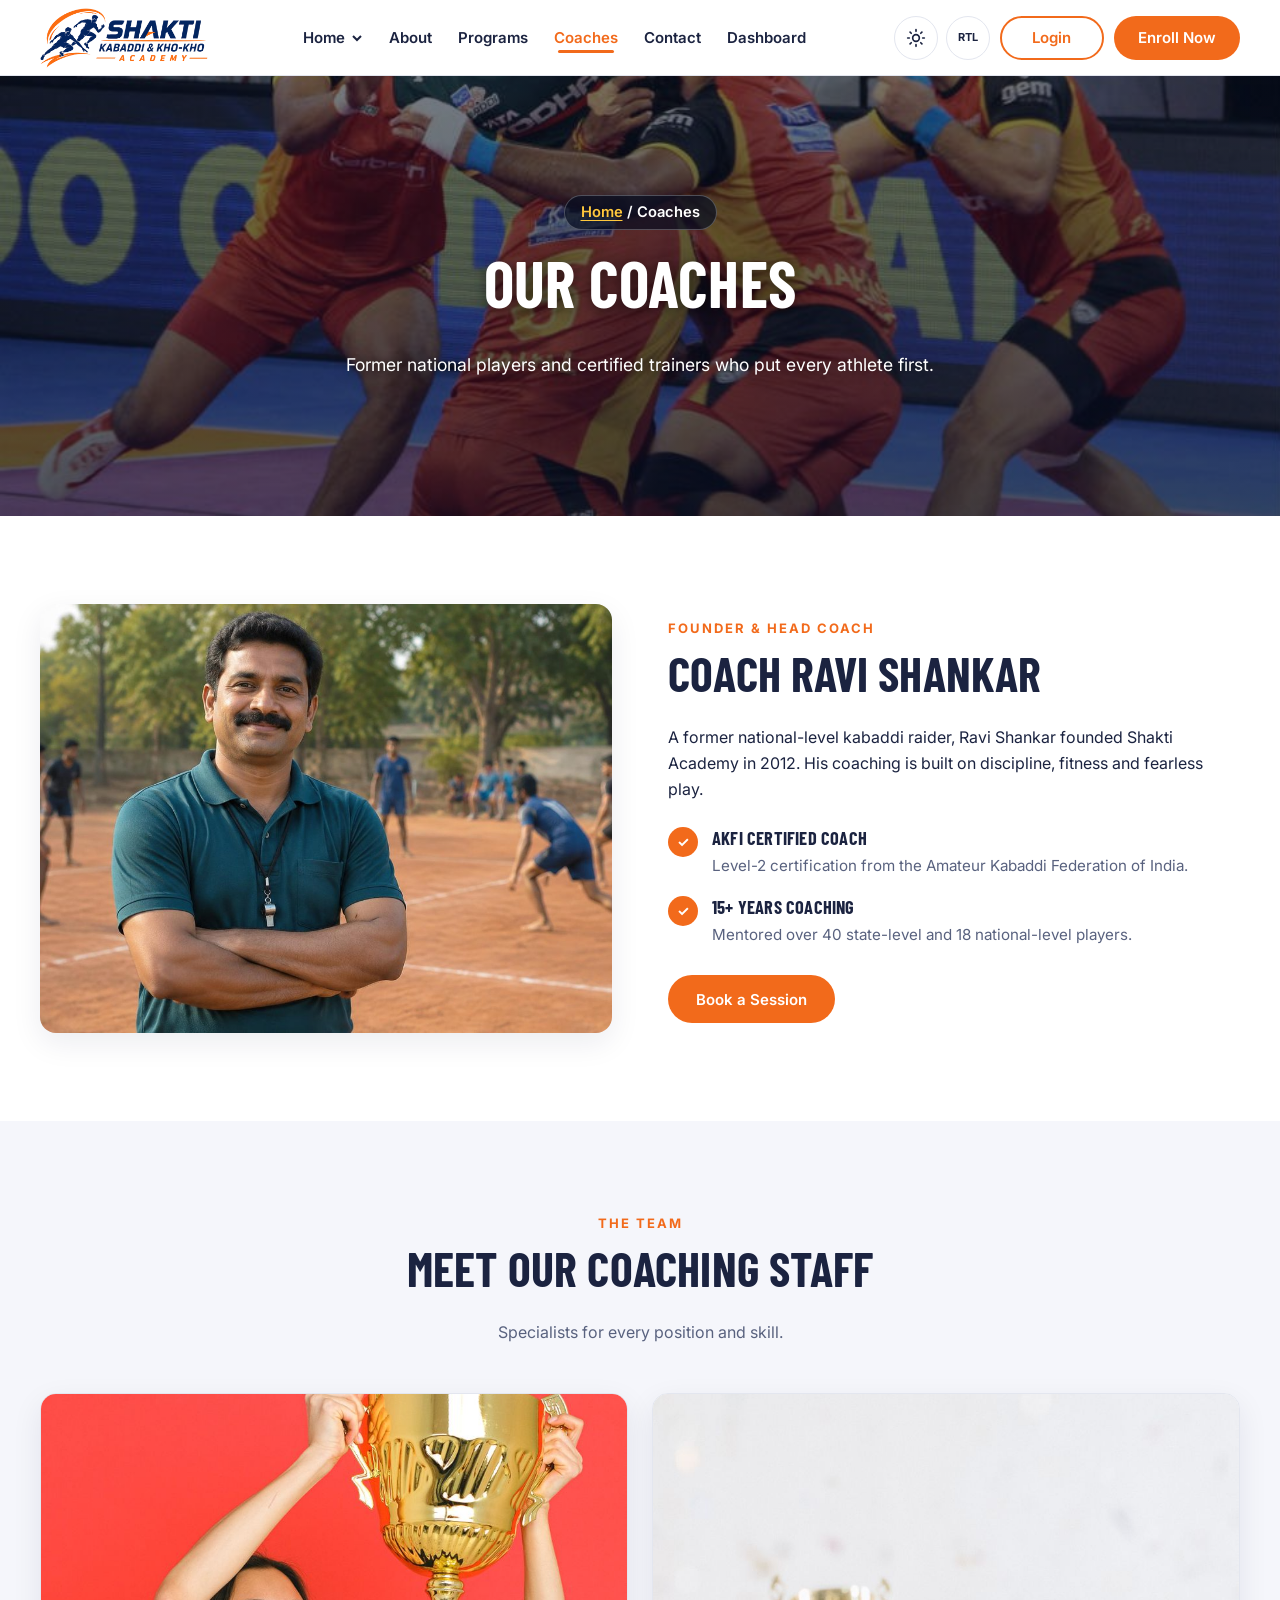
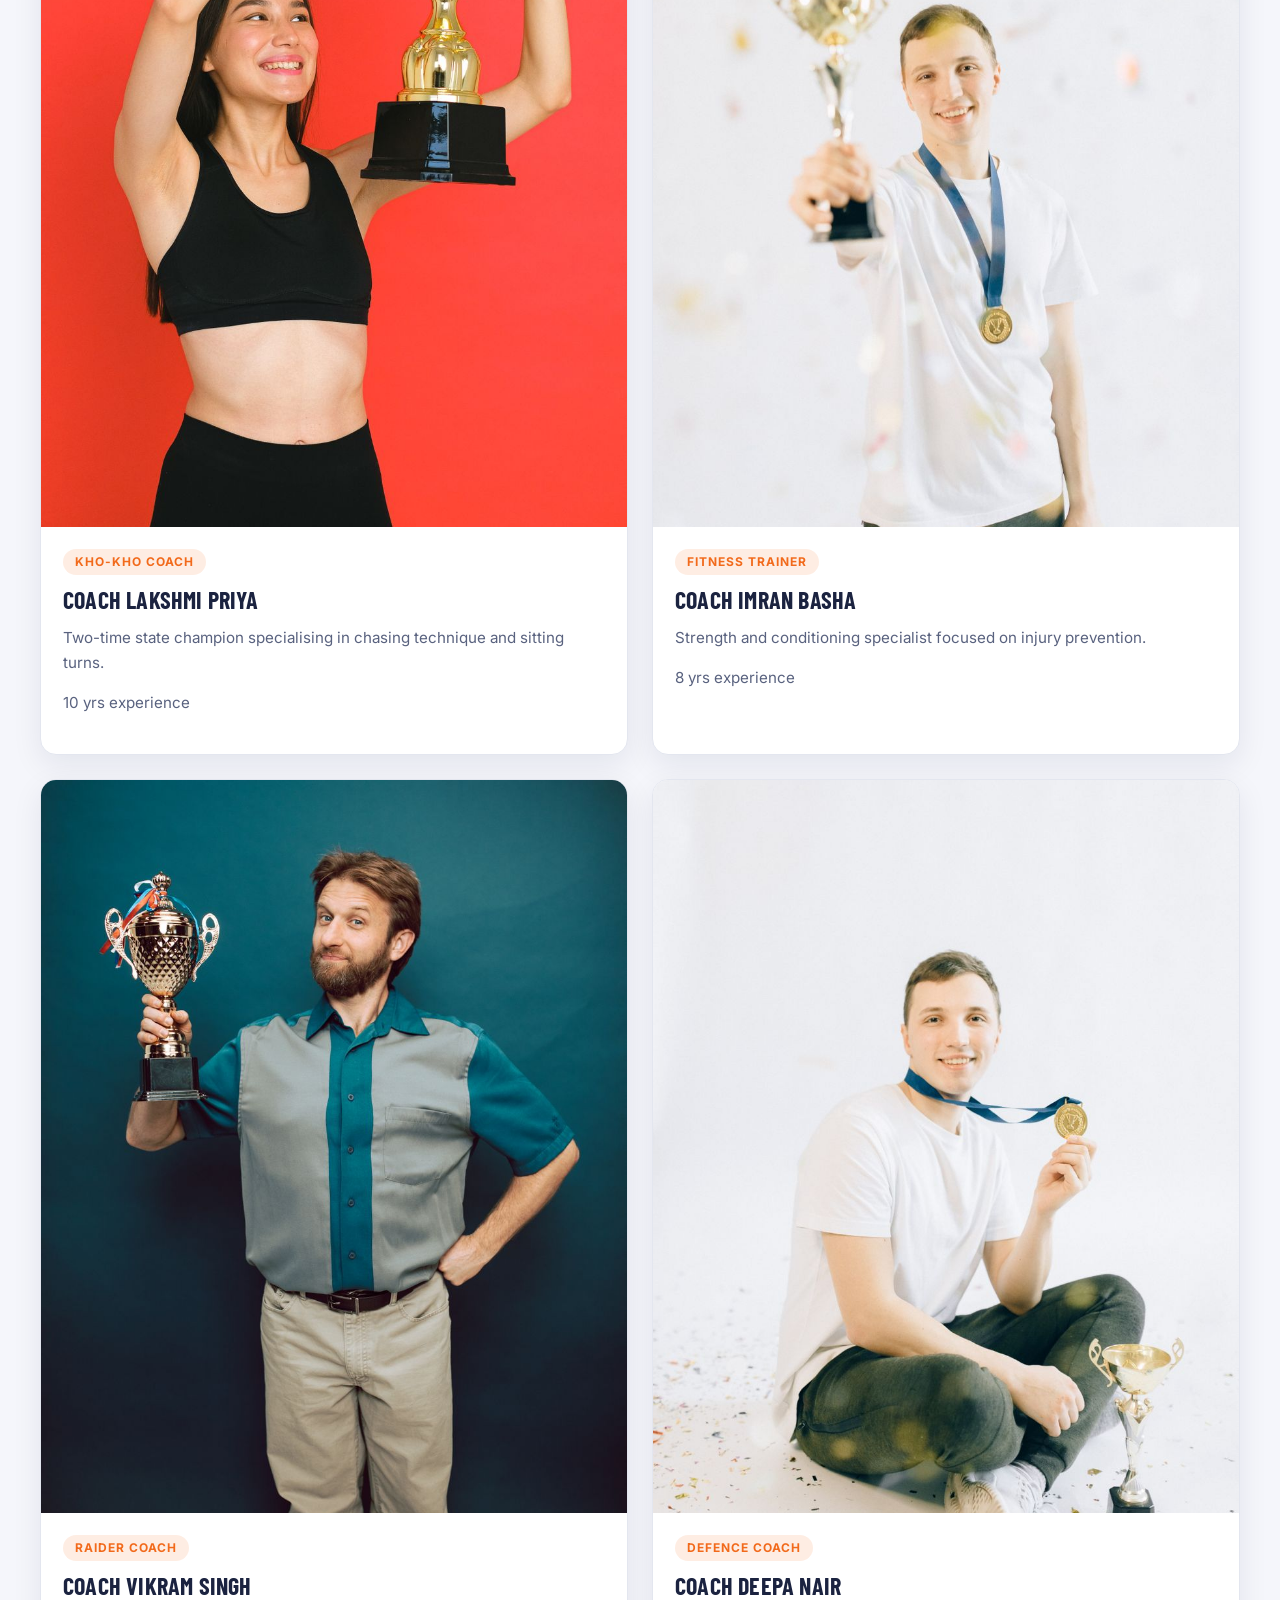
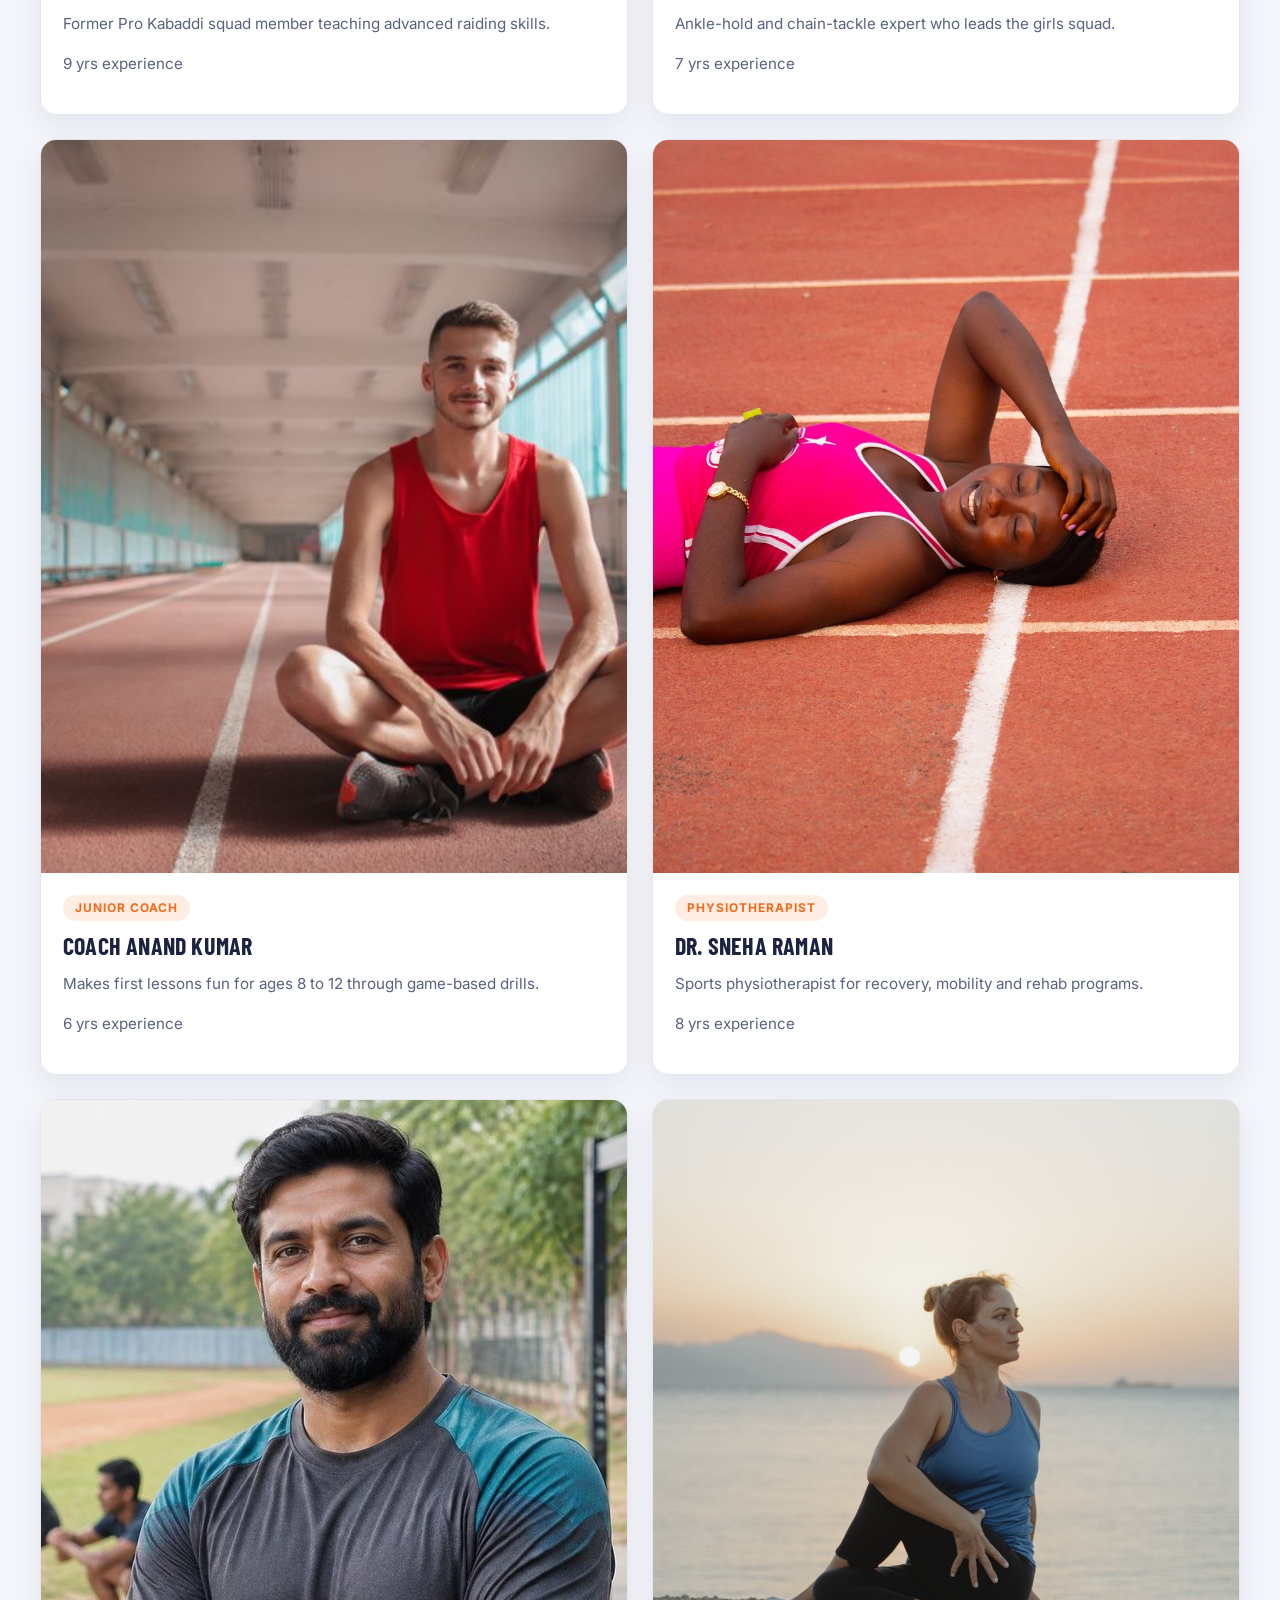
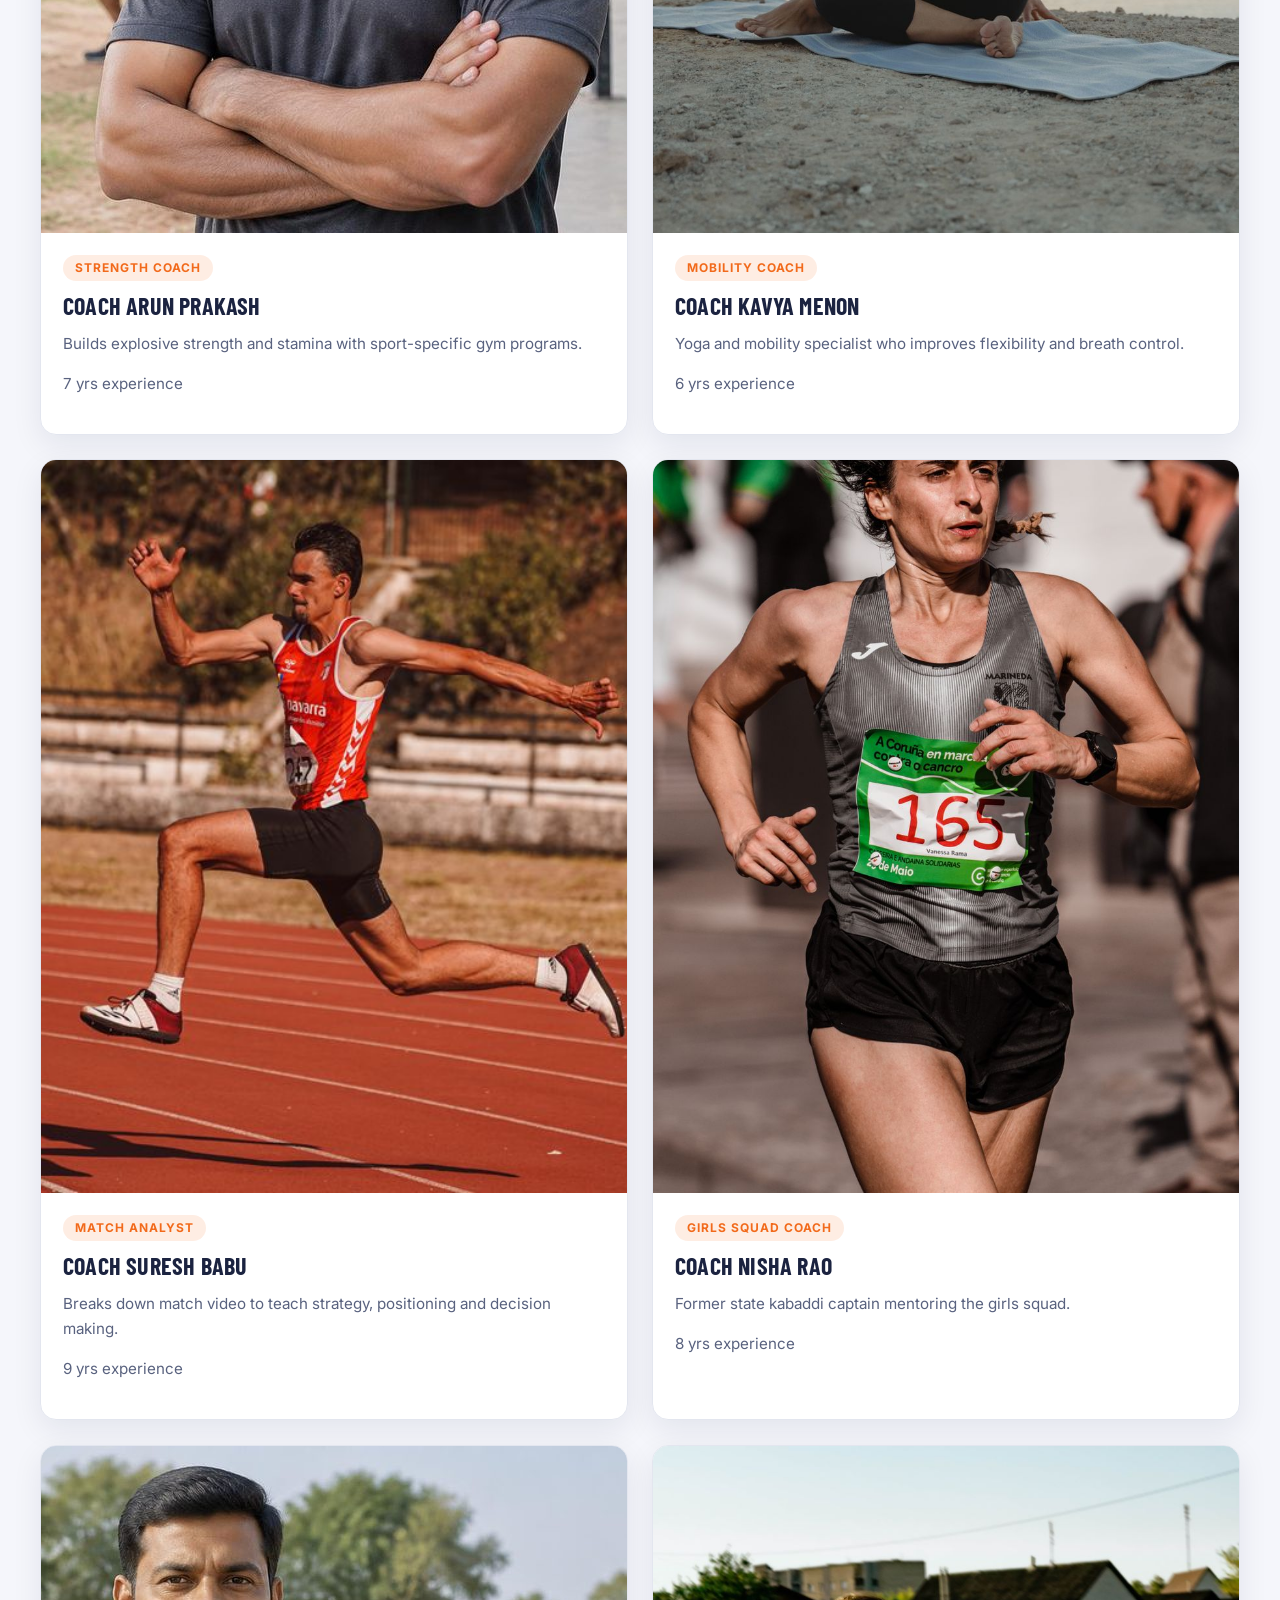
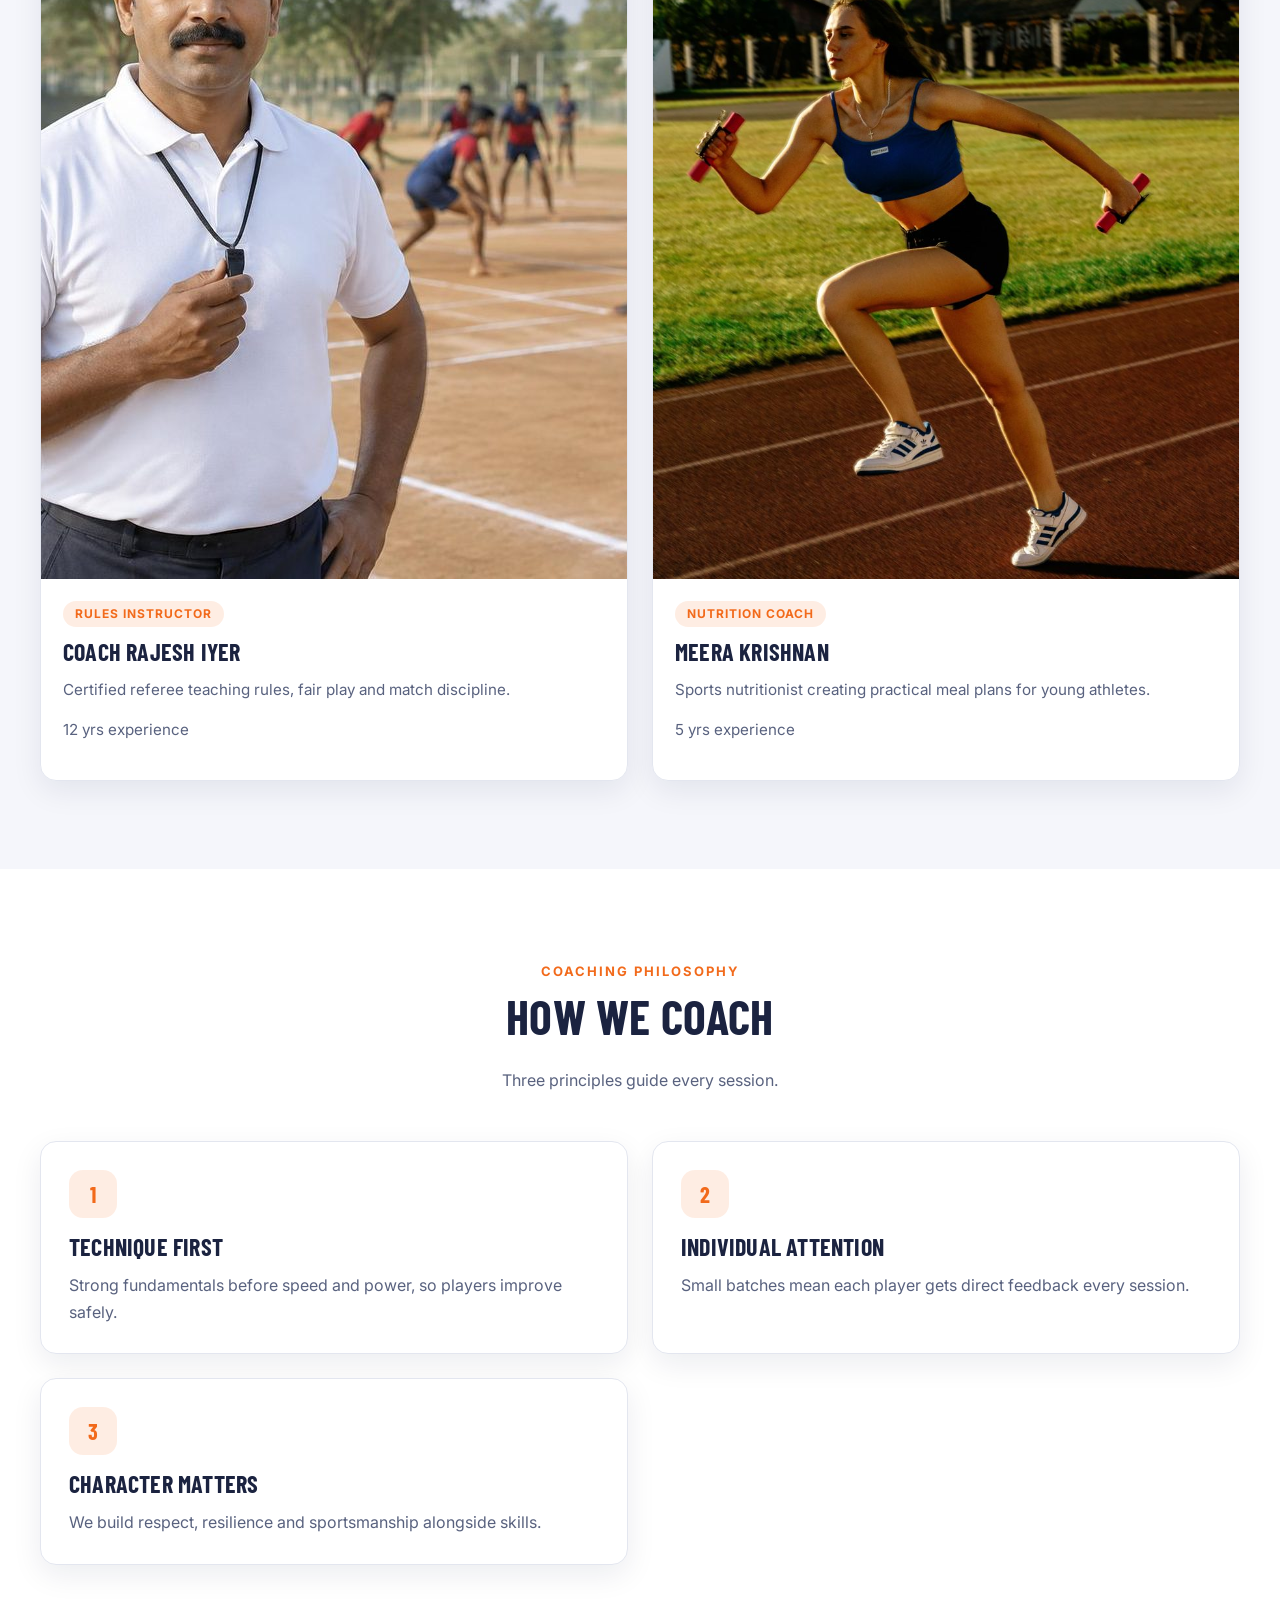
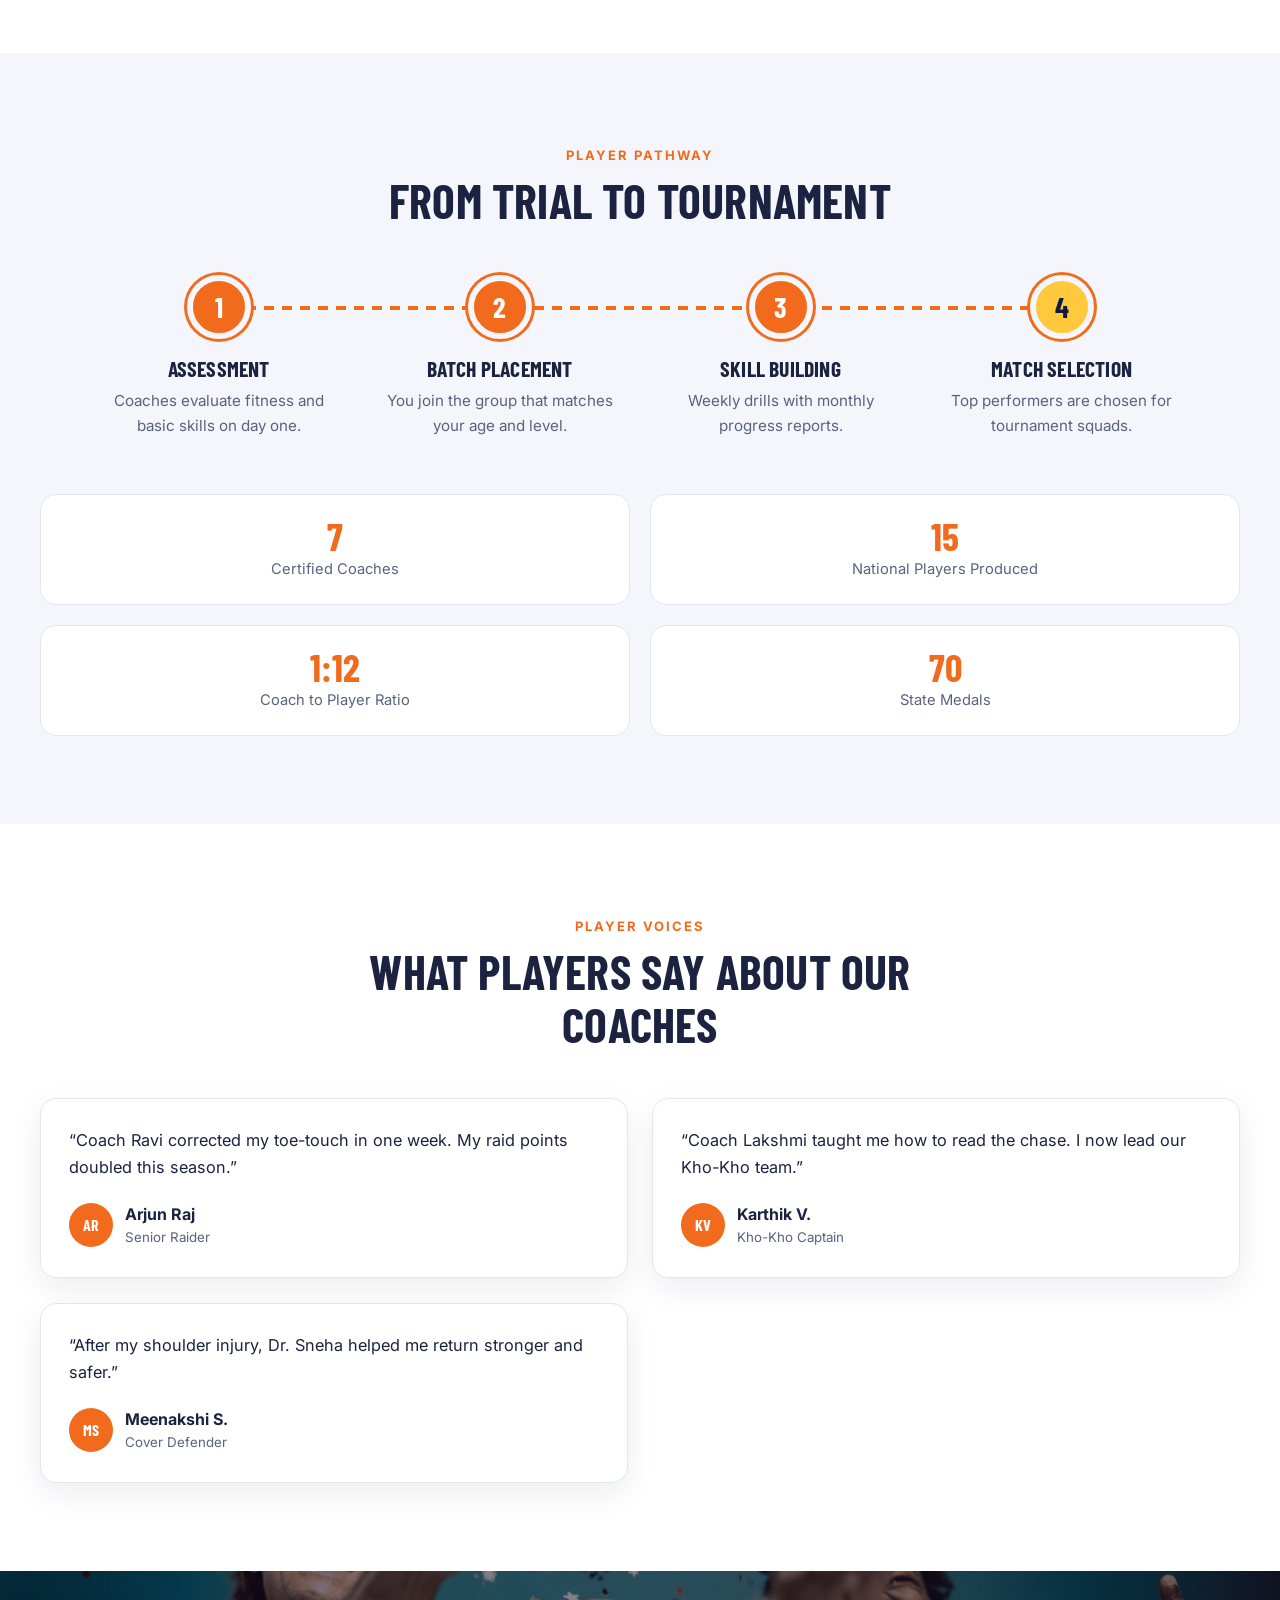
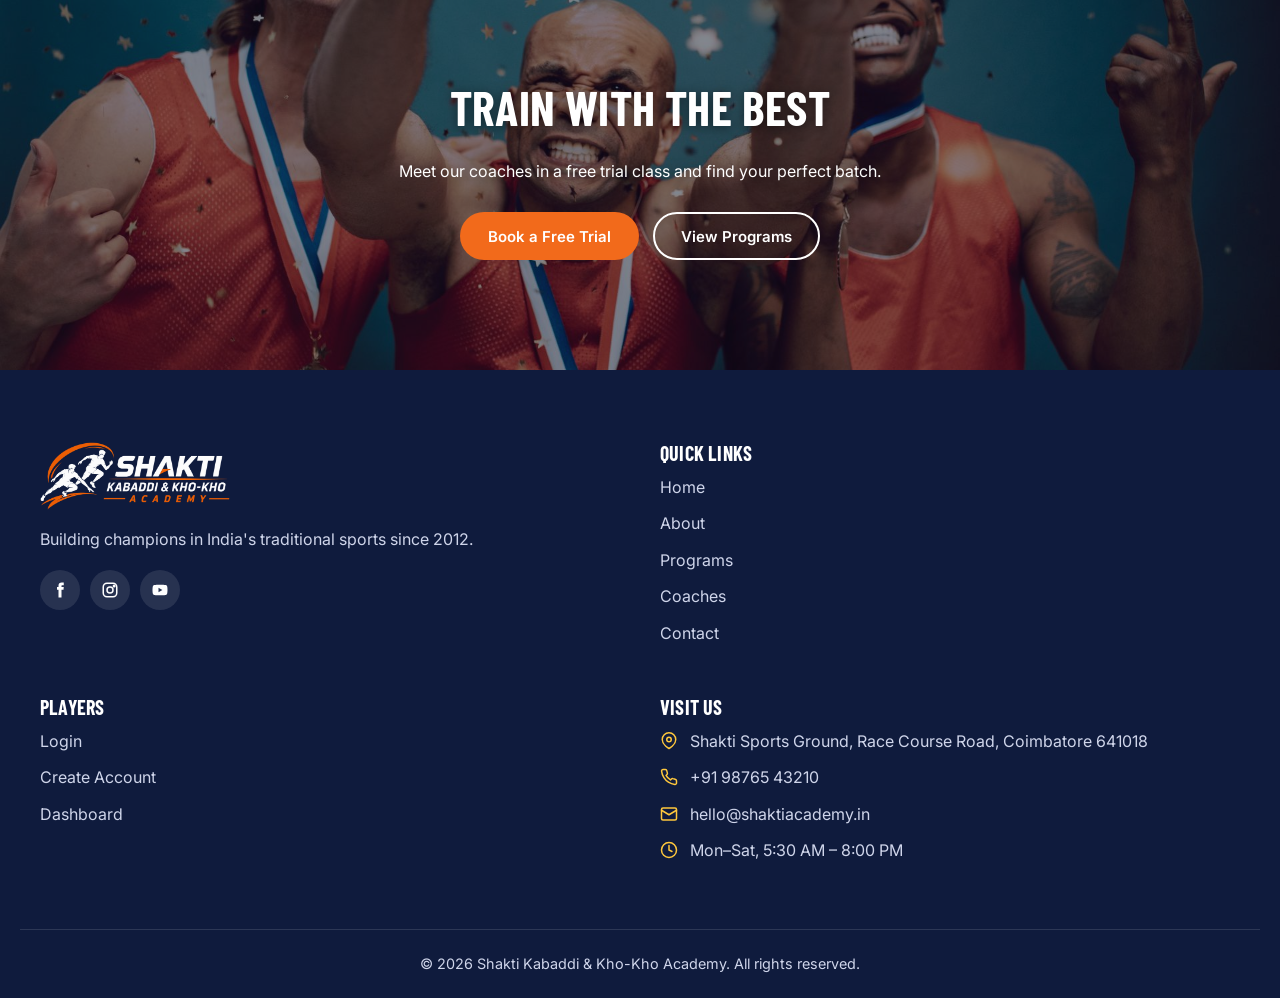
<file: coaches.html>
<!DOCTYPE html>
<html lang="en" data-theme="light" dir="ltr">
<head>
<meta charset="UTF-8">
<meta name="viewport" content="width=device-width,initial-scale=1">
<title>Coaches | Shakti Kabaddi &amp; Kho-Kho Academy</title>
<meta name="description" content="Meet the certified coaches and trainers at Shakti Academy.">
<link rel="icon" href="assets/img/favicon.ico" sizes="any">
<link rel="icon" type="image/png" href="assets/img/favicon.png">
<link rel="apple-touch-icon" href="assets/img/apple-touch-icon.png">
<link rel="preconnect" href="https://fonts.googleapis.com">
<link rel="preconnect" href="https://fonts.gstatic.com" crossorigin>
<link href="https://fonts.googleapis.com/css2?family=Barlow+Condensed:wght@600;700&family=Inter:wght@400;500;600&display=swap" rel="stylesheet">
<link rel="stylesheet" href="assets/css/style.css">
<link rel="stylesheet" href="assets/css/responsive.css">
<script src="assets/js/main.js"></script>
</head>
<body>
<header class="site-header">
  <div class="container nav-inner">
    <a href="index.html" class="brand" aria-label="Shakti Academy home"><img class="brand-logo logo-light" src="assets/img/logo.png" alt="Shakti Kabaddi &amp; Kho-Kho Academy" width="640" height="229"><img class="brand-logo logo-dark" src="assets/img/logo-dark.png" alt="" aria-hidden="true" width="640" height="229"></a>
    <button class="icon-btn menu-toggle" aria-label="Open menu" aria-expanded="false"><svg class="i-open" viewBox="0 0 24 24" fill="none" stroke="currentColor" stroke-width="2" stroke-linecap="round"><path d="M3 6h18M3 12h18M3 18h18"/></svg><svg class="i-close" viewBox="0 0 24 24" fill="none" stroke="currentColor" stroke-width="2" stroke-linecap="round"><path d="M6 6l12 12M18 6 6 18"/></svg></button>
    <nav class="main-nav" aria-label="Main">
      <ul class="nav-links">
        <li class="has-dd">
          <button class="nav-link dd-toggle" aria-expanded="false">Home <svg width="12" height="12" viewBox="0 0 12 12" fill="none" stroke="currentColor" stroke-width="2"><path d="m2 4 4 4 4-4"/></svg></button>
          <div class="dd-menu"><a href="index.html" >Home 1</a><a href="home-2.html">Home 2</a></div>
        </li>
        <li><a class="nav-link" href="about.html">About</a></li>
        <li><a class="nav-link" href="programs.html">Programs</a></li>
        <li><a class="nav-link active" href="coaches.html">Coaches</a></li>
        <li><a class="nav-link" href="contact.html">Contact</a></li>
        <li><a class="nav-link" href="dashboard.html">Dashboard</a></li>
      </ul>
      <div class="nav-actions">
        <div class="nav-tools">
          <button class="icon-btn" data-theme-toggle aria-label="Toggle light or dark mode"><svg class="icon-moon" viewBox="0 0 24 24" fill="none" stroke="currentColor" stroke-width="2"><path d="M21 12.8A9 9 0 1 1 11.2 3a7 7 0 0 0 9.8 9.8z"/></svg><svg class="icon-sun" viewBox="0 0 24 24" fill="none" stroke="currentColor" stroke-width="2" stroke-linecap="round"><circle cx="12" cy="12" r="4"/><path d="M12 2v2M12 20v2M4.9 4.9l1.4 1.4M17.7 17.7l1.4 1.4M2 12h2M20 12h2M4.9 19.1l1.4-1.4M17.7 6.3l1.4-1.4"/></svg></button>
          <button class="icon-btn" data-dir-toggle aria-label="Toggle left-to-right or right-to-left">RTL</button>
        </div>
        <a href="login.html" class="btn btn-outline btn-nav">Login</a>
        <a href="programs.html#enroll" class="btn btn-primary btn-nav">Enroll Now</a>
      </div>
    </nav>
  </div>
</header>
<main>
<section class="page-hero" style="--hero-img:url('../img/hero-coaches.jpg')">
  <div class="container"><div class="crumbs"><a href="index.html">Home</a> / Coaches</div><h1>Our Coaches</h1><p>Former national players and certified trainers who put every athlete first.</p></div>
</section>

<!-- 2. HEAD COACH -->
<section class="section">
  <div class="container split">
    <img src="assets/img/coach-ravi-shankar.jpg" alt="Head Coach Ravi Shankar" loading="lazy">
    <div>
      <span class="eyebrow">Founder &amp; Head Coach</span><h2>Coach Ravi Shankar</h2>
      <p>A former national-level kabaddi raider, Ravi Shankar founded Shakti Academy in 2012. His coaching is built on discipline, fitness and fearless play.</p>
      <ul class="check-list">
        <li><span class="tick">&#10003;</span><div><h4>AKFI Certified Coach</h4><p>Level-2 certification from the Amateur Kabaddi Federation of India.</p></div></li>
        <li><span class="tick">&#10003;</span><div><h4>15+ Years Coaching</h4><p>Mentored over 40 state-level and 18 national-level players.</p></div></li>
      </ul>
      <a href="contact.html" class="btn btn-primary">Book a Session</a>
    </div>
  </div>
</section>

<!-- 3. COACH GRID -->
<section class="section section-alt">
  <div class="container">
    <div class="section-head"><span class="eyebrow">The Team</span><h2>Meet Our Coaching Staff</h2><p>Specialists for every position and skill.</p></div>
    <div class="grid grid-3">
      <article class="card card-coach"><img src="assets/img/pexels-6250962.jpeg" alt="Coach Lakshmi Priya" loading="lazy"><div class="card-body"><span class="tag">Kho-Kho Coach</span><h3>Coach Lakshmi Priya</h3><p>Two-time state champion specialising in chasing technique and sitting turns.</p><p class="meta"><span>10 yrs experience</span></p></div></article>
      <article class="card card-coach"><img src="assets/img/pexels-6668862.jpeg" alt="Coach Imran Basha" loading="lazy"><div class="card-body"><span class="tag">Fitness Trainer</span><h3>Coach Imran Basha</h3><p>Strength and conditioning specialist focused on injury prevention.</p><p class="meta"><span>8 yrs experience</span></p></div></article>
      <article class="card card-coach"><img src="assets/img/pexels-7005552.jpeg" alt="Coach Vikram Singh" loading="lazy"><div class="card-body"><span class="tag">Raider Coach</span><h3>Coach Vikram Singh</h3><p>Former Pro Kabaddi squad member teaching advanced raiding skills.</p><p class="meta"><span>9 yrs experience</span></p></div></article>
      <article class="card card-coach"><img src="assets/img/pexels-6668871.jpeg" alt="Coach Deepa Nair" loading="lazy"><div class="card-body"><span class="tag">Defence Coach</span><h3>Coach Deepa Nair</h3><p>Ankle-hold and chain-tackle expert who leads the girls squad.</p><p class="meta"><span>7 yrs experience</span></p></div></article>
      <article class="card card-coach"><img src="assets/img/pexels-3763877.jpeg" alt="Coach Anand Kumar" loading="lazy"><div class="card-body"><span class="tag">Junior Coach</span><h3>Coach Anand Kumar</h3><p>Makes first lessons fun for ages 8 to 12 through game-based drills.</p><p class="meta"><span>6 yrs experience</span></p></div></article>
      <article class="card card-coach"><img src="assets/img/pexels-32005993.jpeg" alt="Dr. Sneha Raman" loading="lazy"><div class="card-body"><span class="tag">Physiotherapist</span><h3>Dr. Sneha Raman</h3><p>Sports physiotherapist for recovery, mobility and rehab programs.</p><p class="meta"><span>8 yrs experience</span></p></div></article>
      <article class="card card-coach"><img src="assets/img/coach-arun-prakash.jpg" alt="Coach Arun Prakash" loading="lazy"><div class="card-body"><span class="tag">Strength Coach</span><h3>Coach Arun Prakash</h3><p>Builds explosive strength and stamina with sport-specific gym programs.</p><p class="meta"><span>7 yrs experience</span></p></div></article>
      <article class="card card-coach"><img src="assets/img/pexels-5928630.jpeg" alt="Coach Kavya Menon" loading="lazy"><div class="card-body"><span class="tag">Mobility Coach</span><h3>Coach Kavya Menon</h3><p>Yoga and mobility specialist who improves flexibility and breath control.</p><p class="meta"><span>6 yrs experience</span></p></div></article>
      <article class="card card-coach"><img src="assets/img/pexels-12698214.jpeg" alt="Coach Suresh Babu" loading="lazy"><div class="card-body"><span class="tag">Match Analyst</span><h3>Coach Suresh Babu</h3><p>Breaks down match video to teach strategy, positioning and decision making.</p><p class="meta"><span>9 yrs experience</span></p></div></article>
      <article class="card card-coach"><img src="assets/img/pexels-12298359.jpeg" alt="Coach Nisha Rao" loading="lazy"><div class="card-body"><span class="tag">Girls Squad Coach</span><h3>Coach Nisha Rao</h3><p>Former state kabaddi captain mentoring the girls squad.</p><p class="meta"><span>8 yrs experience</span></p></div></article>
      <article class="card card-coach"><img src="assets/img/coach-rajesh-iyer.jpg" alt="Coach Rajesh Iyer" loading="lazy"><div class="card-body"><span class="tag">Rules Instructor</span><h3>Coach Rajesh Iyer</h3><p>Certified referee teaching rules, fair play and match discipline.</p><p class="meta"><span>12 yrs experience</span></p></div></article>
      <article class="card card-coach"><img src="assets/img/pexels-37925639.jpeg" alt="Meera Krishnan" loading="lazy"><div class="card-body"><span class="tag">Nutrition Coach</span><h3>Meera Krishnan</h3><p>Sports nutritionist creating practical meal plans for young athletes.</p><p class="meta"><span>5 yrs experience</span></p></div></article>
    </div>
  </div>
</section>

<!-- 4. PHILOSOPHY -->
<section class="section">
  <div class="container">
    <div class="section-head"><span class="eyebrow">Coaching Philosophy</span><h2>How We Coach</h2><p>Three principles guide every session.</p></div>
    <div class="grid grid-3">
      <div class="value"><div class="ico">1</div><h3>Technique First</h3><p>Strong fundamentals before speed and power, so players improve safely.</p></div>
      <div class="value"><div class="ico">2</div><h3>Individual Attention</h3><p>Small batches mean each player gets direct feedback every session.</p></div>
      <div class="value"><div class="ico">3</div><h3>Character Matters</h3><p>We build respect, resilience and sportsmanship alongside skills.</p></div>
    </div>
  </div>
</section>

<!-- 5. METHOD STEPS -->
<section class="section section-alt">
  <div class="container">
    <div class="section-head"><span class="eyebrow">Player Pathway</span><h2>From Trial to Tournament</h2></div>
    <ol class="pathway">
      <li><span class="node">1</span><h3>Assessment</h3><p>Coaches evaluate fitness and basic skills on day one.</p></li>
      <li><span class="node">2</span><h3>Batch Placement</h3><p>You join the group that matches your age and level.</p></li>
      <li><span class="node">3</span><h3>Skill Building</h3><p>Weekly drills with monthly progress reports.</p></li>
      <li><span class="node">4</span><h3>Match Selection</h3><p>Top performers are chosen for tournament squads.</p></li>
    </ol>
    <div class="stat-row">
      <div class="stat"><strong>9</strong><span>Certified Coaches</span></div><div class="stat"><strong>18</strong><span>National Players Produced</span></div><div class="stat"><strong>1:12</strong><span>Coach to Player Ratio</span></div><div class="stat"><strong>85</strong><span>State Medals</span></div>
    </div>
  </div>
</section>

<!-- 6. TESTIMONIALS -->
<section class="section">
  <div class="container">
    <div class="section-head"><span class="eyebrow">Player Voices</span><h2>What Players Say About Our Coaches</h2></div>
    <div class="grid grid-3">
      <div class="quote"><p>&ldquo;Coach Ravi corrected my toe-touch in one week. My raid points doubled this season.&rdquo;</p><footer><span class="avatar">AR</span><div><strong>Arjun Raj</strong><small>Senior Raider</small></div></footer></div>
      <div class="quote"><p>&ldquo;Coach Lakshmi taught me how to read the chase. I now lead our Kho-Kho team.&rdquo;</p><footer><span class="avatar">KV</span><div><strong>Karthik V.</strong><small>Kho-Kho Captain</small></div></footer></div>
      <div class="quote"><p>&ldquo;After my shoulder injury, Dr. Sneha helped me return stronger and safer.&rdquo;</p><footer><span class="avatar">MS</span><div><strong>Meenakshi S.</strong><small>Cover Defender</small></div></footer></div>
    </div>
  </div>
</section>

<!-- 7. CTA -->
<section class="cta" style="--hero-img:url('../img/pexels-7005491.jpeg')">
  <div class="container"><h2>Train With the Best</h2><p>Meet our coaches in a free trial class and find your perfect batch.</p><div class="hero-actions"><a href="contact.html" class="btn btn-primary">Book a Free Trial</a><a href="programs.html" class="btn btn-ghost">View Programs</a></div></div>
</section>
</main>

<footer class="site-footer">
  <div class="container footer-grid">
    <div>
      <a href="index.html" class="brand"><img class="brand-logo logo-light" src="assets/img/logo.png" alt="Shakti Kabaddi &amp; Kho-Kho Academy" width="640" height="229"><img class="brand-logo logo-dark" src="assets/img/logo-dark.png" alt="" aria-hidden="true" width="640" height="229"></a>
      <p>Building champions in India's traditional sports since 2012.</p>
      <div class="footer-social">
        <a href="#" aria-label="Facebook"><svg viewBox="0 0 24 24" fill="currentColor"><path d="M14 8V6.5c0-.7.2-1 1.1-1H17V2h-2.6C11.5 2 10 3.7 10 6.2V8H8v3.5h2V22h4V11.5h2.7L17 8z"/></svg></a>
        <a href="#" aria-label="Instagram"><svg viewBox="0 0 24 24" fill="none" stroke="currentColor" stroke-width="2"><rect x="3" y="3" width="18" height="18" rx="5"/><circle cx="12" cy="12" r="4"/><circle cx="17.5" cy="6.5" r="1" fill="currentColor"/></svg></a>
        <a href="#" aria-label="YouTube"><svg viewBox="0 0 24 24" fill="currentColor"><path d="M21.6 7.2a2.5 2.5 0 0 0-1.8-1.8C18.2 5 12 5 12 5s-6.2 0-7.8.4A2.5 2.5 0 0 0 2.4 7.2C2 8.8 2 12 2 12s0 3.2.4 4.8a2.5 2.5 0 0 0 1.8 1.8C5.8 19 12 19 12 19s6.2 0 7.8-.4a2.5 2.5 0 0 0 1.8-1.8c.4-1.6.4-4.8.4-4.8s0-3.2-.4-4.8zM10 15V9l5.2 3z"/></svg></a>
      </div>
    </div>
    <div><h4>Quick Links</h4><ul><li><a href="index.html">Home</a></li><li><a href="about.html">About</a></li><li><a href="programs.html">Programs</a></li><li><a href="coaches.html">Coaches</a></li><li><a href="contact.html">Contact</a></li></ul></div>
    <div><h4>Players</h4><ul><li><a href="login.html">Login</a></li><li><a href="create-account.html">Create Account</a></li><li><a href="dashboard.html">Dashboard</a></li></ul></div>
    <div><h4>Visit Us</h4><ul class="footer-contact"><li><svg viewBox="0 0 24 24" fill="none" stroke="currentColor" stroke-width="2" stroke-linecap="round" stroke-linejoin="round" aria-hidden="true"><path d="M21 10c0 7-9 12-9 12S3 17 3 10a9 9 0 0 1 18 0z"/><circle cx="12" cy="10" r="3"/></svg><span>Shakti Sports Ground, Race Course Road, Coimbatore 641018</span></li><li><svg viewBox="0 0 24 24" fill="none" stroke="currentColor" stroke-width="2" stroke-linecap="round" stroke-linejoin="round" aria-hidden="true"><path d="M22 16.9v3a2 2 0 0 1-2.2 2 19.8 19.8 0 0 1-8.6-3.1 19.5 19.5 0 0 1-6-6A19.8 19.8 0 0 1 2.1 4.2 2 2 0 0 1 4.1 2h3a2 2 0 0 1 2 1.7c.1 1 .4 1.9.7 2.8a2 2 0 0 1-.5 2.1L8 9.9a16 16 0 0 0 6 6l1.3-1.3a2 2 0 0 1 2.1-.4c.9.3 1.8.6 2.8.7a2 2 0 0 1 1.7 2z"/></svg><a href="tel:+919876543210">+91 98765 43210</a></li><li><svg viewBox="0 0 24 24" fill="none" stroke="currentColor" stroke-width="2" stroke-linecap="round" stroke-linejoin="round" aria-hidden="true"><rect x="2" y="4" width="20" height="16" rx="2"/><path d="m22 7-10 6L2 7"/></svg><a href="mailto:hello@shaktiacademy.in">hello@shaktiacademy.in</a></li><li><svg viewBox="0 0 24 24" fill="none" stroke="currentColor" stroke-width="2" stroke-linecap="round" stroke-linejoin="round" aria-hidden="true"><circle cx="12" cy="12" r="10"/><path d="M12 6v6l4 2"/></svg><span>Mon–Sat, 5:30 AM – 8:00 PM</span></li></ul></div>
  </div>
  <div class="container footer-bottom">&copy; <span id="year">2026</span> Shakti Kabaddi &amp; Kho-Kho Academy. All rights reserved.</div>
</footer>

<button class="back-top" aria-label="Back to top"><svg viewBox="0 0 24 24" fill="none" stroke="currentColor" stroke-width="2.5" stroke-linecap="round" stroke-linejoin="round"><path d="m6 15 6-6 6 6"/></svg></button>
</body>
</html>
</file>
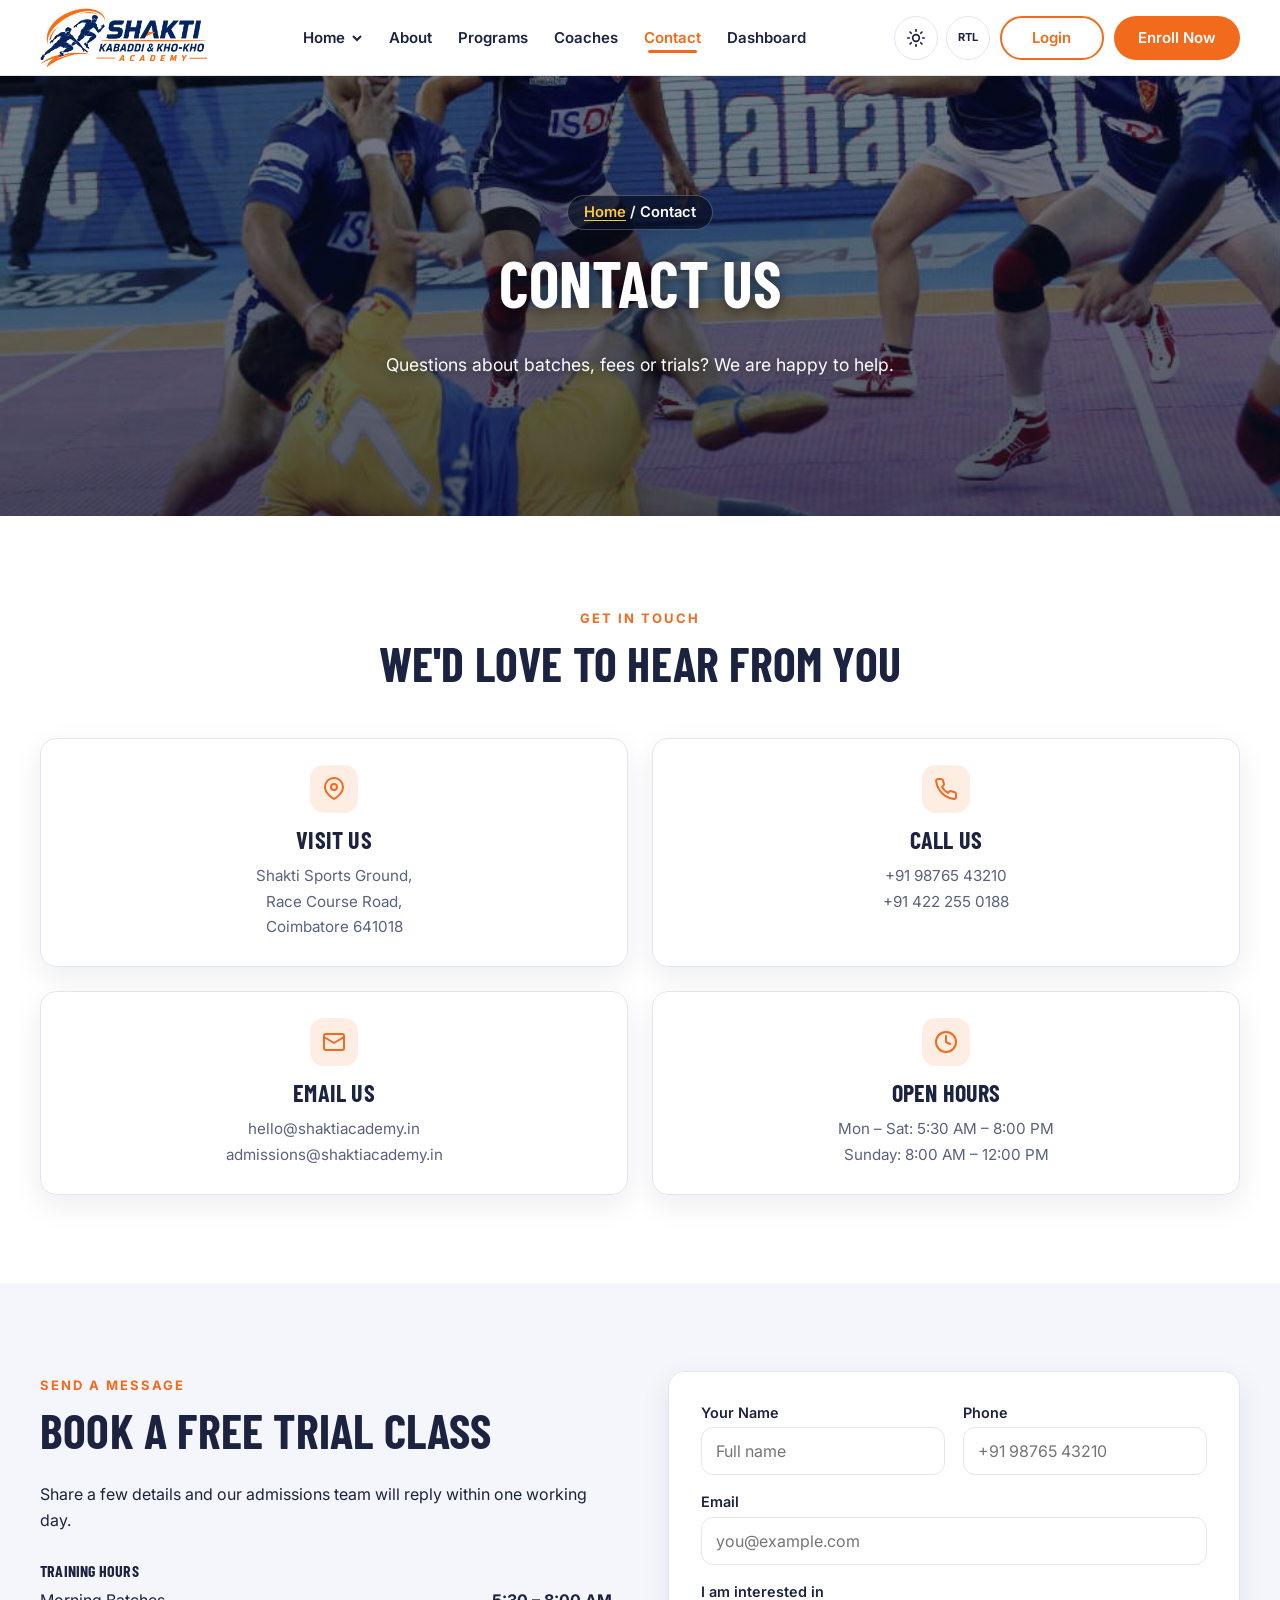
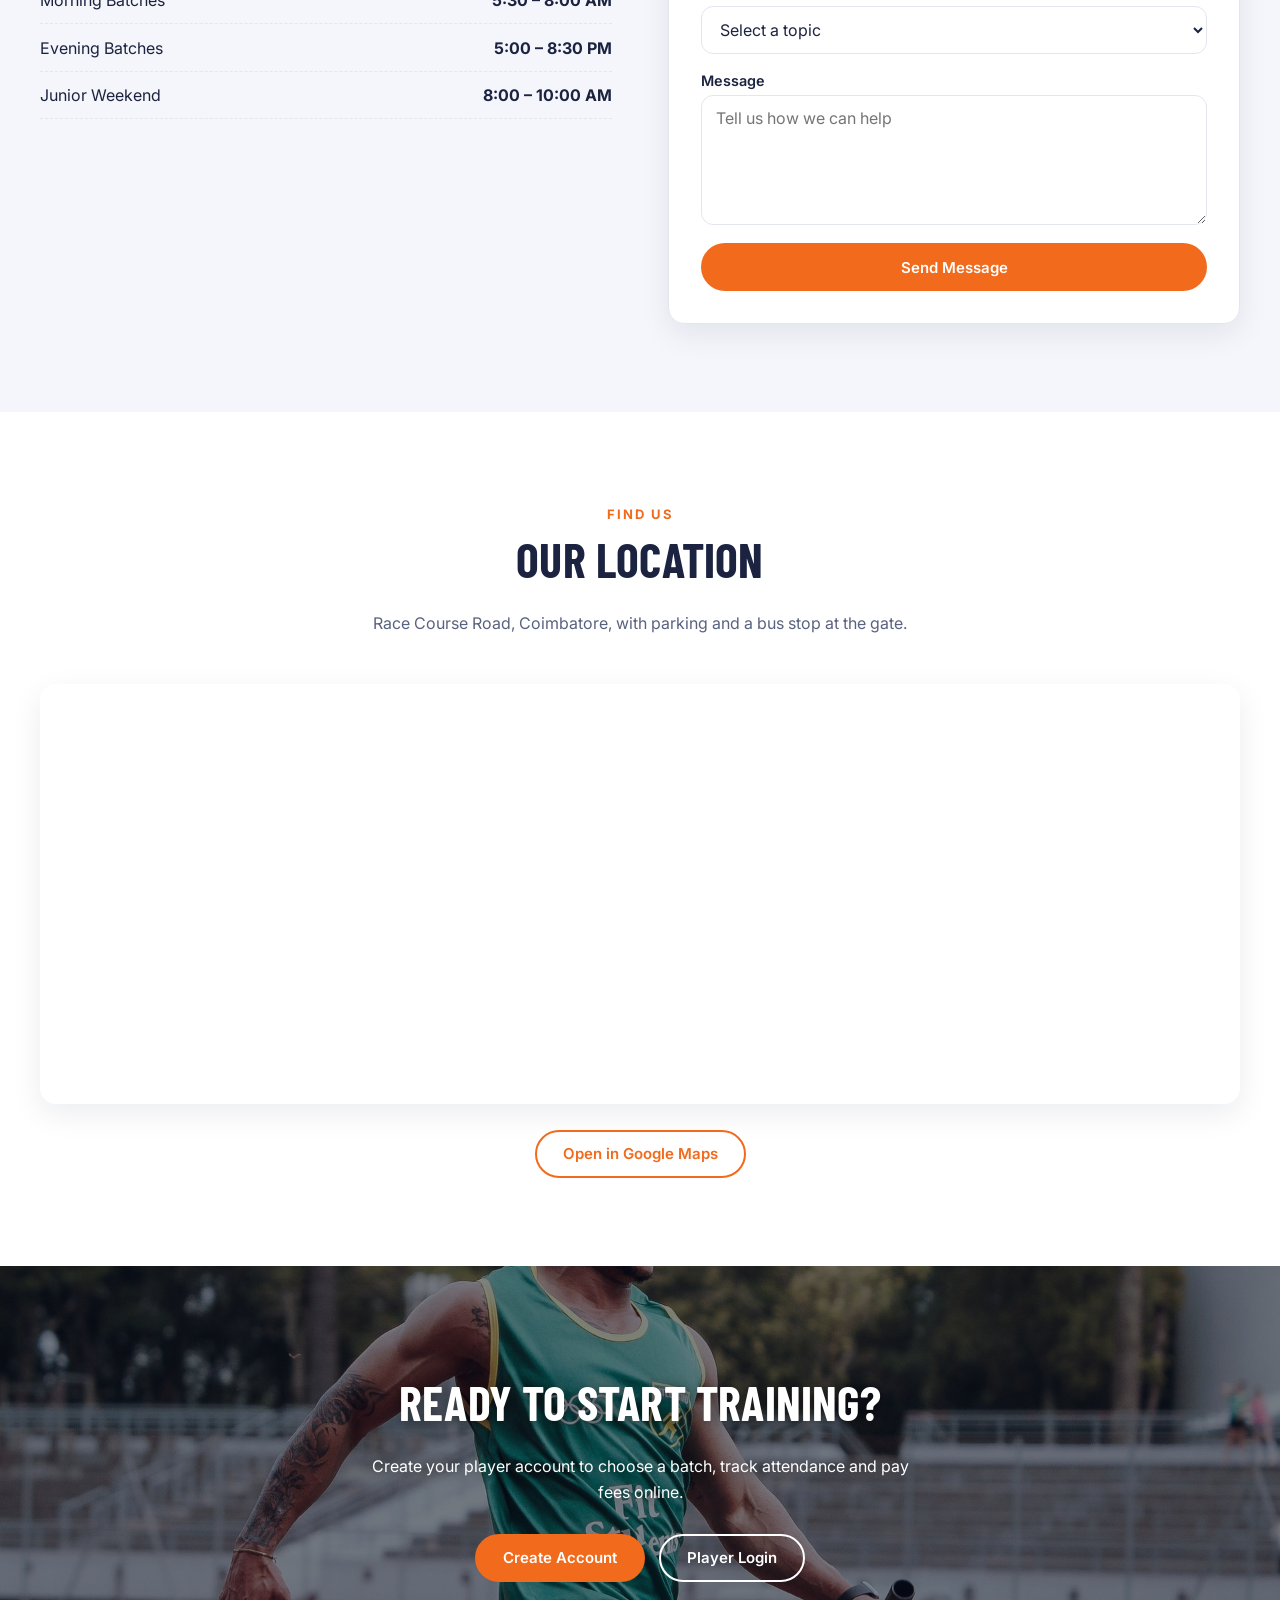
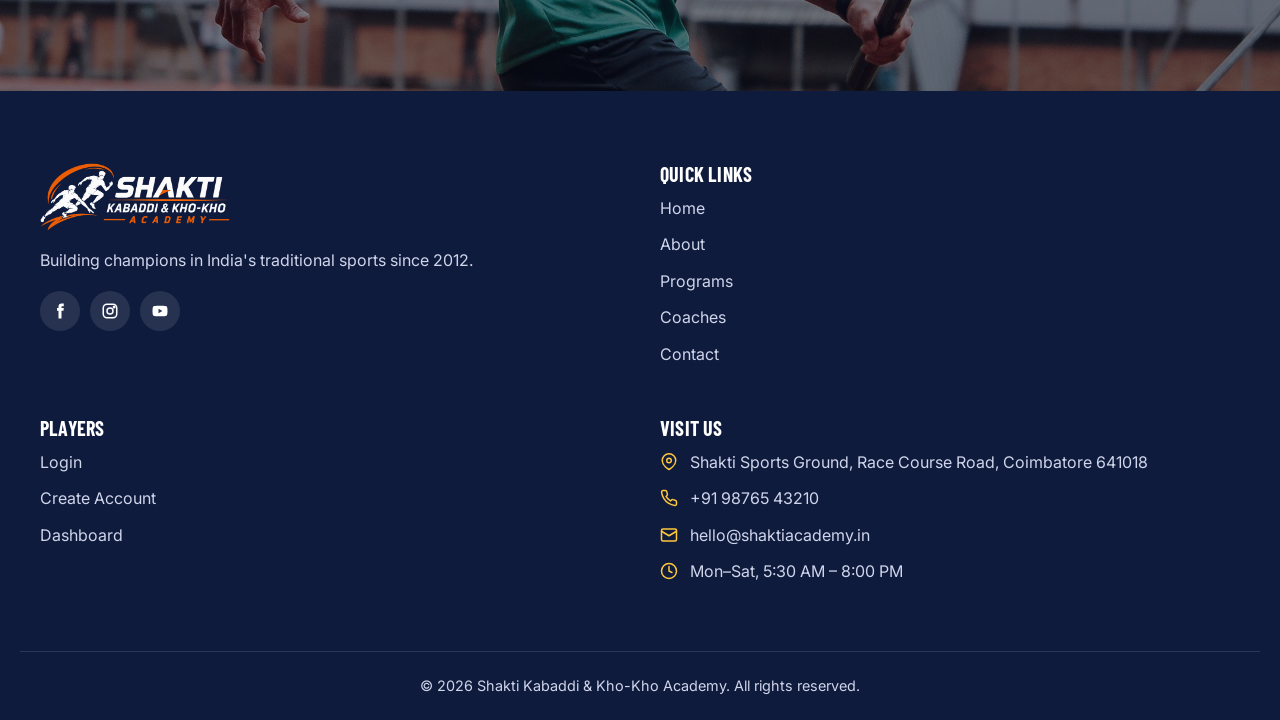
<file: contact.html>
<!DOCTYPE html>
<html lang="en" data-theme="light" dir="ltr">
<head>
<meta charset="UTF-8">
<meta name="viewport" content="width=device-width,initial-scale=1">
<title>Contact | Shakti Kabaddi &amp; Kho-Kho Academy</title>
<meta name="description" content="Contact Shakti Academy for batches, trials and fees.">
<link rel="icon" href="assets/img/favicon.ico" sizes="any">
<link rel="icon" type="image/png" href="assets/img/favicon.png">
<link rel="apple-touch-icon" href="assets/img/apple-touch-icon.png">
<link rel="preconnect" href="https://fonts.googleapis.com">
<link rel="preconnect" href="https://fonts.gstatic.com" crossorigin>
<link href="https://fonts.googleapis.com/css2?family=Barlow+Condensed:wght@600;700&family=Inter:wght@400;500;600&display=swap" rel="stylesheet">
<link rel="stylesheet" href="assets/css/style.css">
<link rel="stylesheet" href="assets/css/responsive.css">
<script src="assets/js/main.js"></script>
</head>
<body>
<header class="site-header">
  <div class="container nav-inner">
    <a href="index.html" class="brand" aria-label="Shakti Academy home"><img class="brand-logo logo-light" src="assets/img/logo.png" alt="Shakti Kabaddi &amp; Kho-Kho Academy" width="640" height="229"><img class="brand-logo logo-dark" src="assets/img/logo-dark.png" alt="" aria-hidden="true" width="640" height="229"></a>
    <button class="icon-btn menu-toggle" aria-label="Open menu" aria-expanded="false"><svg class="i-open" viewBox="0 0 24 24" fill="none" stroke="currentColor" stroke-width="2" stroke-linecap="round"><path d="M3 6h18M3 12h18M3 18h18"/></svg><svg class="i-close" viewBox="0 0 24 24" fill="none" stroke="currentColor" stroke-width="2" stroke-linecap="round"><path d="M6 6l12 12M18 6 6 18"/></svg></button>
    <nav class="main-nav" aria-label="Main">
      <ul class="nav-links">
        <li class="has-dd">
          <button class="nav-link dd-toggle" aria-expanded="false">Home <svg width="12" height="12" viewBox="0 0 12 12" fill="none" stroke="currentColor" stroke-width="2"><path d="m2 4 4 4 4-4"/></svg></button>
          <div class="dd-menu"><a href="index.html" >Home 1</a><a href="home-2.html">Home 2</a></div>
        </li>
        <li><a class="nav-link" href="about.html">About</a></li>
        <li><a class="nav-link" href="programs.html">Programs</a></li>
        <li><a class="nav-link" href="coaches.html">Coaches</a></li>
        <li><a class="nav-link active" href="contact.html">Contact</a></li>
        <li><a class="nav-link" href="dashboard.html">Dashboard</a></li>
      </ul>
      <div class="nav-actions">
        <div class="nav-tools">
          <button class="icon-btn" data-theme-toggle aria-label="Toggle light or dark mode"><svg class="icon-moon" viewBox="0 0 24 24" fill="none" stroke="currentColor" stroke-width="2"><path d="M21 12.8A9 9 0 1 1 11.2 3a7 7 0 0 0 9.8 9.8z"/></svg><svg class="icon-sun" viewBox="0 0 24 24" fill="none" stroke="currentColor" stroke-width="2" stroke-linecap="round"><circle cx="12" cy="12" r="4"/><path d="M12 2v2M12 20v2M4.9 4.9l1.4 1.4M17.7 17.7l1.4 1.4M2 12h2M20 12h2M4.9 19.1l1.4-1.4M17.7 6.3l1.4-1.4"/></svg></button>
          <button class="icon-btn" data-dir-toggle aria-label="Toggle left-to-right or right-to-left">RTL</button>
        </div>
        <a href="login.html" class="btn btn-outline btn-nav">Login</a>
        <a href="programs.html#enroll" class="btn btn-primary btn-nav">Enroll Now</a>
      </div>
    </nav>
  </div>
</header>
<main>
<section class="page-hero" style="--hero-img:url('../img/hero-contact.jpg')">
  <div class="container"><div class="crumbs"><a href="index.html">Home</a> / Contact</div><h1>Contact Us</h1><p>Questions about batches, fees or trials? We are happy to help.</p></div>
</section>

<!-- 2. INFO CARDS -->
<section class="section">
  <div class="container">
    <div class="section-head"><span class="eyebrow">Get in Touch</span><h2>We'd Love to Hear From You</h2></div>
    <div class="grid grid-4">
      <div class="info-card"><div class="ico"><svg viewBox="0 0 24 24" fill="none" stroke="currentColor" stroke-width="2" stroke-linecap="round" stroke-linejoin="round"><path d="M21 10c0 7-9 12-9 12S3 17 3 10a9 9 0 0 1 18 0z"/><circle cx="12" cy="10" r="3"/></svg></div><h3>Visit Us</h3><p><span class="line">Shakti Sports Ground,</span><span class="line">Race Course Road,</span><span class="line">Coimbatore 641018</span></p></div>
      <div class="info-card"><div class="ico"><svg viewBox="0 0 24 24" fill="none" stroke="currentColor" stroke-width="2" stroke-linecap="round" stroke-linejoin="round"><path d="M22 16.9v3a2 2 0 0 1-2.2 2 19.8 19.8 0 0 1-8.6-3.1 19.5 19.5 0 0 1-6-6A19.8 19.8 0 0 1 2.1 4.2 2 2 0 0 1 4.1 2h3a2 2 0 0 1 2 1.7c.1 1 .4 1.9.7 2.8a2 2 0 0 1-.5 2.1L8 9.9a16 16 0 0 0 6 6l1.3-1.3a2 2 0 0 1 2.1-.4c.9.3 1.8.6 2.8.7a2 2 0 0 1 1.7 2z"/></svg></div><h3>Call Us</h3><p><a class="line" href="tel:+919876543210">+91 98765 43210</a><a class="line" href="tel:+914222550188">+91 422 255 0188</a></p></div>
      <div class="info-card"><div class="ico"><svg viewBox="0 0 24 24" fill="none" stroke="currentColor" stroke-width="2" stroke-linecap="round" stroke-linejoin="round"><rect x="2" y="4" width="20" height="16" rx="2"/><path d="m22 7-10 6L2 7"/></svg></div><h3>Email Us</h3><p><a class="line" href="mailto:hello@shaktiacademy.in">hello@shaktiacademy.in</a><a class="line" href="mailto:admissions@shaktiacademy.in">admissions@shaktiacademy.in</a></p></div>
      <div class="info-card"><div class="ico"><svg viewBox="0 0 24 24" fill="none" stroke="currentColor" stroke-width="2" stroke-linecap="round" stroke-linejoin="round"><circle cx="12" cy="12" r="10"/><path d="M12 6v6l4 2"/></svg></div><h3>Open Hours</h3><p><span class="line">Mon – Sat: 5:30 AM – 8:00 PM</span><span class="line">Sunday: 8:00 AM – 12:00 PM</span></p></div>
    </div>
  </div>
</section>

<!-- 3. FORM -->
<section class="section section-alt">
  <div class="container split" style="align-items:start">
    <div>
      <span class="eyebrow">Send a Message</span><h2>Book a Free Trial Class</h2>
      <p>Share a few details and our admissions team will reply within one working day.</p>
      <h4 style="margin-top:28px">Training Hours</h4>
      <ul class="hours"><li><span>Morning Batches</span><strong>5:30 – 8:00 AM</strong></li><li><span>Evening Batches</span><strong>5:00 – 8:30 PM</strong></li><li><span>Junior Weekend</span><strong>8:00 – 10:00 AM</strong></li></ul>
    </div>
    <form class="panel form" data-validate novalidate>
      <div class="form-row"><div class="field"><label for="cname">Your Name</label><input id="cname" name="cname" type="text" placeholder="Full name" required><span class="err">This field is required</span></div><div class="field"><label for="cphone">Phone</label><input id="cphone" name="cphone" type="tel" placeholder="+91 98765 43210" required><span class="err">Enter a valid phone number</span></div></div>
      <div class="field"><label for="cemail">Email</label><input id="cemail" name="cemail" type="email" placeholder="you@example.com" required><span class="err">Enter a valid email address</span></div>
      <div class="field"><label for="ctopic">I am interested in</label><select id="ctopic" required><option value="">Select a topic</option><option>Kabaddi batch</option><option>Kho-Kho batch</option><option>Free trial class</option><option>Fees and plans</option><option>Tournaments</option></select><span class="err">Please select a topic</span></div>
      <div class="field"><label for="cmsg">Message</label><textarea id="cmsg" required placeholder="Tell us how we can help"></textarea><span class="err">Please enter your message</span></div>
      <div class="form-ok" role="status">Thank you! Your message has been sent. We will get back to you soon.</div>
      <button class="btn btn-primary" type="submit" style="width:100%">Send Message</button>
    </form>
  </div>
</section>

<!-- 4. MAP -->
<section class="section">
  <div class="container">
    <div class="section-head"><span class="eyebrow">Find Us</span><h2>Our Location</h2><p>Race Course Road, Coimbatore, with parking and a bus stop at the gate.</p></div>
    <iframe class="map" title="Shakti Academy location on Google Maps" loading="lazy" referrerpolicy="no-referrer-when-downgrade" allowfullscreen src="https://maps.google.com/maps?q=Race%20Course%20Road%2C%20Coimbatore%20641018&amp;z=15&amp;output=embed"></iframe>
    <p style="text-align:center;margin:18px 0 0"><a class="btn btn-outline" href="https://www.google.com/maps/search/?api=1&amp;query=Race+Course+Road+Coimbatore+641018" target="_blank" rel="noopener">Open in Google Maps</a></p>
  </div>
</section>

<!-- 5. CTA -->
<section class="cta" style="--hero-img:url('../img/pexels-38310163.jpeg')">
  <div class="container"><h2>Ready to Start Training?</h2><p>Create your player account to choose a batch, track attendance and pay fees online.</p><div class="hero-actions"><a href="create-account.html" class="btn btn-primary">Create Account</a><a href="login.html" class="btn btn-ghost">Player Login</a></div></div>
</section>
</main>

<footer class="site-footer">
  <div class="container footer-grid">
    <div>
      <a href="index.html" class="brand"><img class="brand-logo logo-light" src="assets/img/logo.png" alt="Shakti Kabaddi &amp; Kho-Kho Academy" width="640" height="229"><img class="brand-logo logo-dark" src="assets/img/logo-dark.png" alt="" aria-hidden="true" width="640" height="229"></a>
      <p>Building champions in India's traditional sports since 2012.</p>
      <div class="footer-social">
        <a href="#" aria-label="Facebook"><svg viewBox="0 0 24 24" fill="currentColor"><path d="M14 8V6.5c0-.7.2-1 1.1-1H17V2h-2.6C11.5 2 10 3.7 10 6.2V8H8v3.5h2V22h4V11.5h2.7L17 8z"/></svg></a>
        <a href="#" aria-label="Instagram"><svg viewBox="0 0 24 24" fill="none" stroke="currentColor" stroke-width="2"><rect x="3" y="3" width="18" height="18" rx="5"/><circle cx="12" cy="12" r="4"/><circle cx="17.5" cy="6.5" r="1" fill="currentColor"/></svg></a>
        <a href="#" aria-label="YouTube"><svg viewBox="0 0 24 24" fill="currentColor"><path d="M21.6 7.2a2.5 2.5 0 0 0-1.8-1.8C18.2 5 12 5 12 5s-6.2 0-7.8.4A2.5 2.5 0 0 0 2.4 7.2C2 8.8 2 12 2 12s0 3.2.4 4.8a2.5 2.5 0 0 0 1.8 1.8C5.8 19 12 19 12 19s6.2 0 7.8-.4a2.5 2.5 0 0 0 1.8-1.8c.4-1.6.4-4.8.4-4.8s0-3.2-.4-4.8zM10 15V9l5.2 3z"/></svg></a>
      </div>
    </div>
    <div><h4>Quick Links</h4><ul><li><a href="index.html">Home</a></li><li><a href="about.html">About</a></li><li><a href="programs.html">Programs</a></li><li><a href="coaches.html">Coaches</a></li><li><a href="contact.html">Contact</a></li></ul></div>
    <div><h4>Players</h4><ul><li><a href="login.html">Login</a></li><li><a href="create-account.html">Create Account</a></li><li><a href="dashboard.html">Dashboard</a></li></ul></div>
    <div><h4>Visit Us</h4><ul class="footer-contact"><li><svg viewBox="0 0 24 24" fill="none" stroke="currentColor" stroke-width="2" stroke-linecap="round" stroke-linejoin="round" aria-hidden="true"><path d="M21 10c0 7-9 12-9 12S3 17 3 10a9 9 0 0 1 18 0z"/><circle cx="12" cy="10" r="3"/></svg><span>Shakti Sports Ground, Race Course Road, Coimbatore 641018</span></li><li><svg viewBox="0 0 24 24" fill="none" stroke="currentColor" stroke-width="2" stroke-linecap="round" stroke-linejoin="round" aria-hidden="true"><path d="M22 16.9v3a2 2 0 0 1-2.2 2 19.8 19.8 0 0 1-8.6-3.1 19.5 19.5 0 0 1-6-6A19.8 19.8 0 0 1 2.1 4.2 2 2 0 0 1 4.1 2h3a2 2 0 0 1 2 1.7c.1 1 .4 1.9.7 2.8a2 2 0 0 1-.5 2.1L8 9.9a16 16 0 0 0 6 6l1.3-1.3a2 2 0 0 1 2.1-.4c.9.3 1.8.6 2.8.7a2 2 0 0 1 1.7 2z"/></svg><a href="tel:+919876543210">+91 98765 43210</a></li><li><svg viewBox="0 0 24 24" fill="none" stroke="currentColor" stroke-width="2" stroke-linecap="round" stroke-linejoin="round" aria-hidden="true"><rect x="2" y="4" width="20" height="16" rx="2"/><path d="m22 7-10 6L2 7"/></svg><a href="mailto:hello@shaktiacademy.in">hello@shaktiacademy.in</a></li><li><svg viewBox="0 0 24 24" fill="none" stroke="currentColor" stroke-width="2" stroke-linecap="round" stroke-linejoin="round" aria-hidden="true"><circle cx="12" cy="12" r="10"/><path d="M12 6v6l4 2"/></svg><span>Mon–Sat, 5:30 AM – 8:00 PM</span></li></ul></div>
  </div>
  <div class="container footer-bottom">&copy; <span id="year">2026</span> Shakti Kabaddi &amp; Kho-Kho Academy. All rights reserved.</div>
</footer>

<button class="back-top" aria-label="Back to top"><svg viewBox="0 0 24 24" fill="none" stroke="currentColor" stroke-width="2.5" stroke-linecap="round" stroke-linejoin="round"><path d="m6 15 6-6 6 6"/></svg></button>
</body>
</html>
</file>
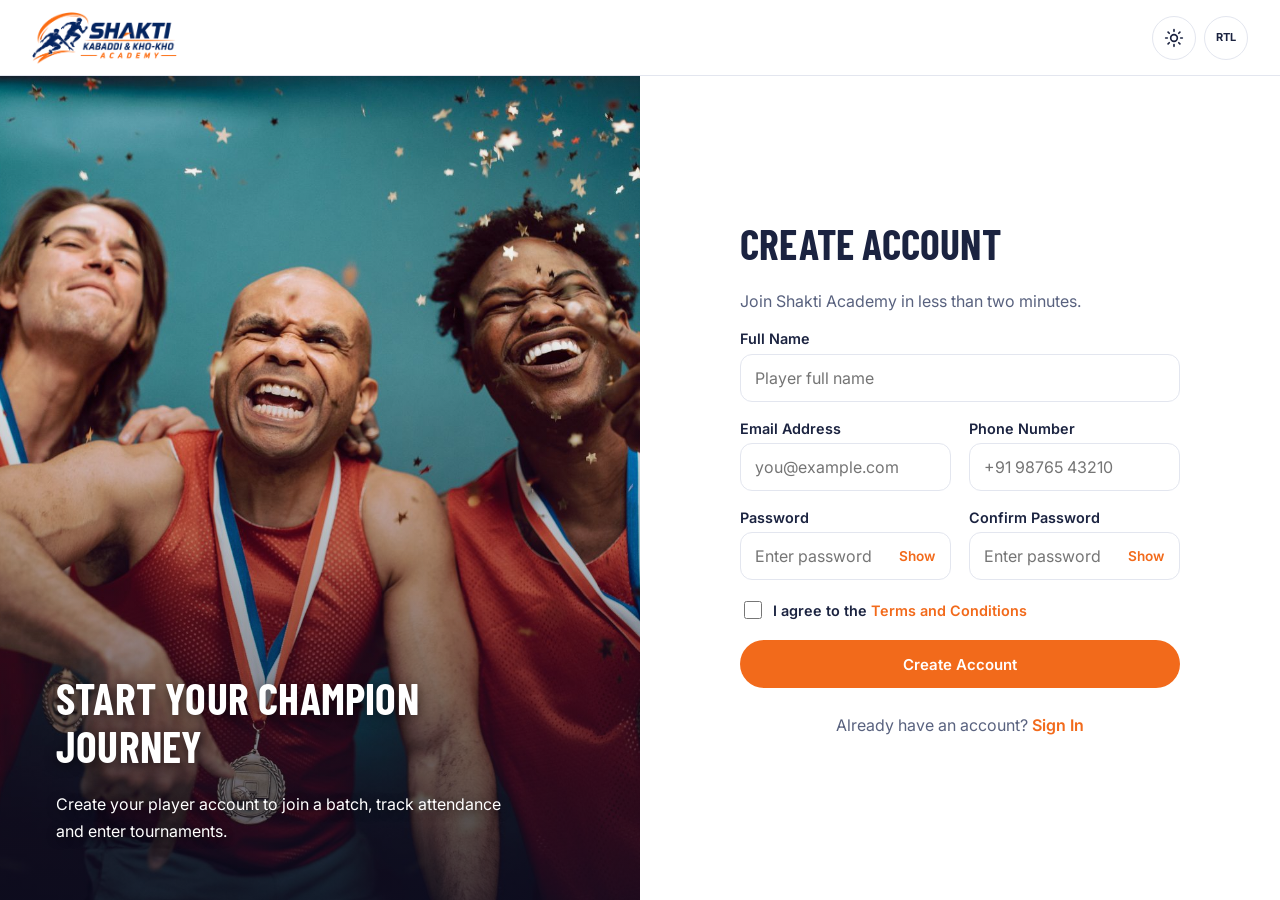
<file: create-account.html>
<!DOCTYPE html>
<html lang="en" data-theme="light" dir="ltr">
<head>
<meta charset="UTF-8">
<meta name="viewport" content="width=device-width,initial-scale=1">
<title>Create Account | Shakti Academy</title>
<link rel="icon" href="assets/img/favicon.ico" sizes="any">
<link rel="icon" type="image/png" href="assets/img/favicon.png">
<link rel="apple-touch-icon" href="assets/img/apple-touch-icon.png">
<link rel="preconnect" href="https://fonts.googleapis.com">
<link rel="preconnect" href="https://fonts.gstatic.com" crossorigin>
<link href="https://fonts.googleapis.com/css2?family=Barlow+Condensed:wght@600;700&family=Inter:wght@400;500;600&display=swap" rel="stylesheet">
<link rel="stylesheet" href="assets/css/style.css">
<link rel="stylesheet" href="assets/css/app.css">
<link rel="stylesheet" href="assets/css/responsive.css">
<script src="assets/js/main.js"></script>
</head>
<body>
<header class="auth-nav"><div class="container"><a href="index.html" class="brand" aria-label="Shakti Academy home"><img class="brand-logo logo-light" src="assets/img/logo.png" alt="Shakti Kabaddi &amp; Kho-Kho Academy" width="640" height="229"><img class="brand-logo logo-dark" src="assets/img/logo-dark.png" alt="" aria-hidden="true" width="640" height="229"></a><div class="nav-tools">
<button class="icon-btn" data-theme-toggle aria-label="Toggle light or dark mode"><svg class="icon-moon" viewBox="0 0 24 24" fill="none" stroke="currentColor" stroke-width="2"><path d="M21 12.8A9 9 0 1 1 11.2 3a7 7 0 0 0 9.8 9.8z"/></svg><svg class="icon-sun" viewBox="0 0 24 24" fill="none" stroke="currentColor" stroke-width="2" stroke-linecap="round"><circle cx="12" cy="12" r="4"/><path d="M12 2v2M12 20v2M4.9 4.9l1.4 1.4M17.7 17.7l1.4 1.4M2 12h2M20 12h2M4.9 19.1l1.4-1.4M17.7 6.3l1.4-1.4"/></svg></button>
<button class="icon-btn" data-dir-toggle aria-label="Toggle left-to-right or right-to-left">RTL</button></div></div></header>
<main class="auth">
  <section class="auth-visual" style="--hero-img:url('../img/pexels-7005759.jpeg')"><div><h2>Start Your Champion Journey</h2><p>Create your player account to join a batch, track attendance and enter tournaments.</p></div></section>
  <section class="auth-form"><div class="auth-box">
    <h1>Create Account</h1><p>Join Shakti Academy in less than two minutes.</p>
    <form class="form" data-validate data-next="login.html" novalidate>
      <div class="field"><label for="rname">Full Name</label><input id="rname" type="text" placeholder="Player full name" required ><span class="err">This field is required</span></div>
      <div class="form-row"><div class="field"><label for="remail">Email Address</label><input id="remail" type="email" placeholder="you@example.com" required ><span class="err">Enter a valid email address</span></div><div class="field"><label for="rphone">Phone Number</label><input id="rphone" type="tel" placeholder="+91 98765 43210" required ><span class="err">Enter a valid phone number</span></div></div>
      <div class="form-row"><div class="field"><label for="rpass">Password</label><div class="pw-wrap"><input id="rpass" type="password" placeholder="Enter password" required data-min="6"><button type="button" data-pw-toggle="rpass">Show</button></div><span class="err">Password must be at least 6 characters</span></div><div class="field"><label for="rpass2">Confirm Password</label><div class="pw-wrap"><input id="rpass2" type="password" placeholder="Enter password" required data-match="rpass"><button type="button" data-pw-toggle="rpass2">Show</button></div><span class="err">Passwords do not match</span></div></div>
      <div class="field"><label class="check"><input type="checkbox" required> <span>I agree to the <a href="contact.html" class="link">Terms and Conditions</a></span></label><span class="err">Please accept the terms to continue</span></div>
      <button class="btn btn-primary" type="submit" style="width:100%">Create Account</button>
    </form>
    <p class="switch">Already have an account? <a href="login.html" class="link">Sign In</a></p>
  </div></section>
</main>
</body>
</html>
</file>
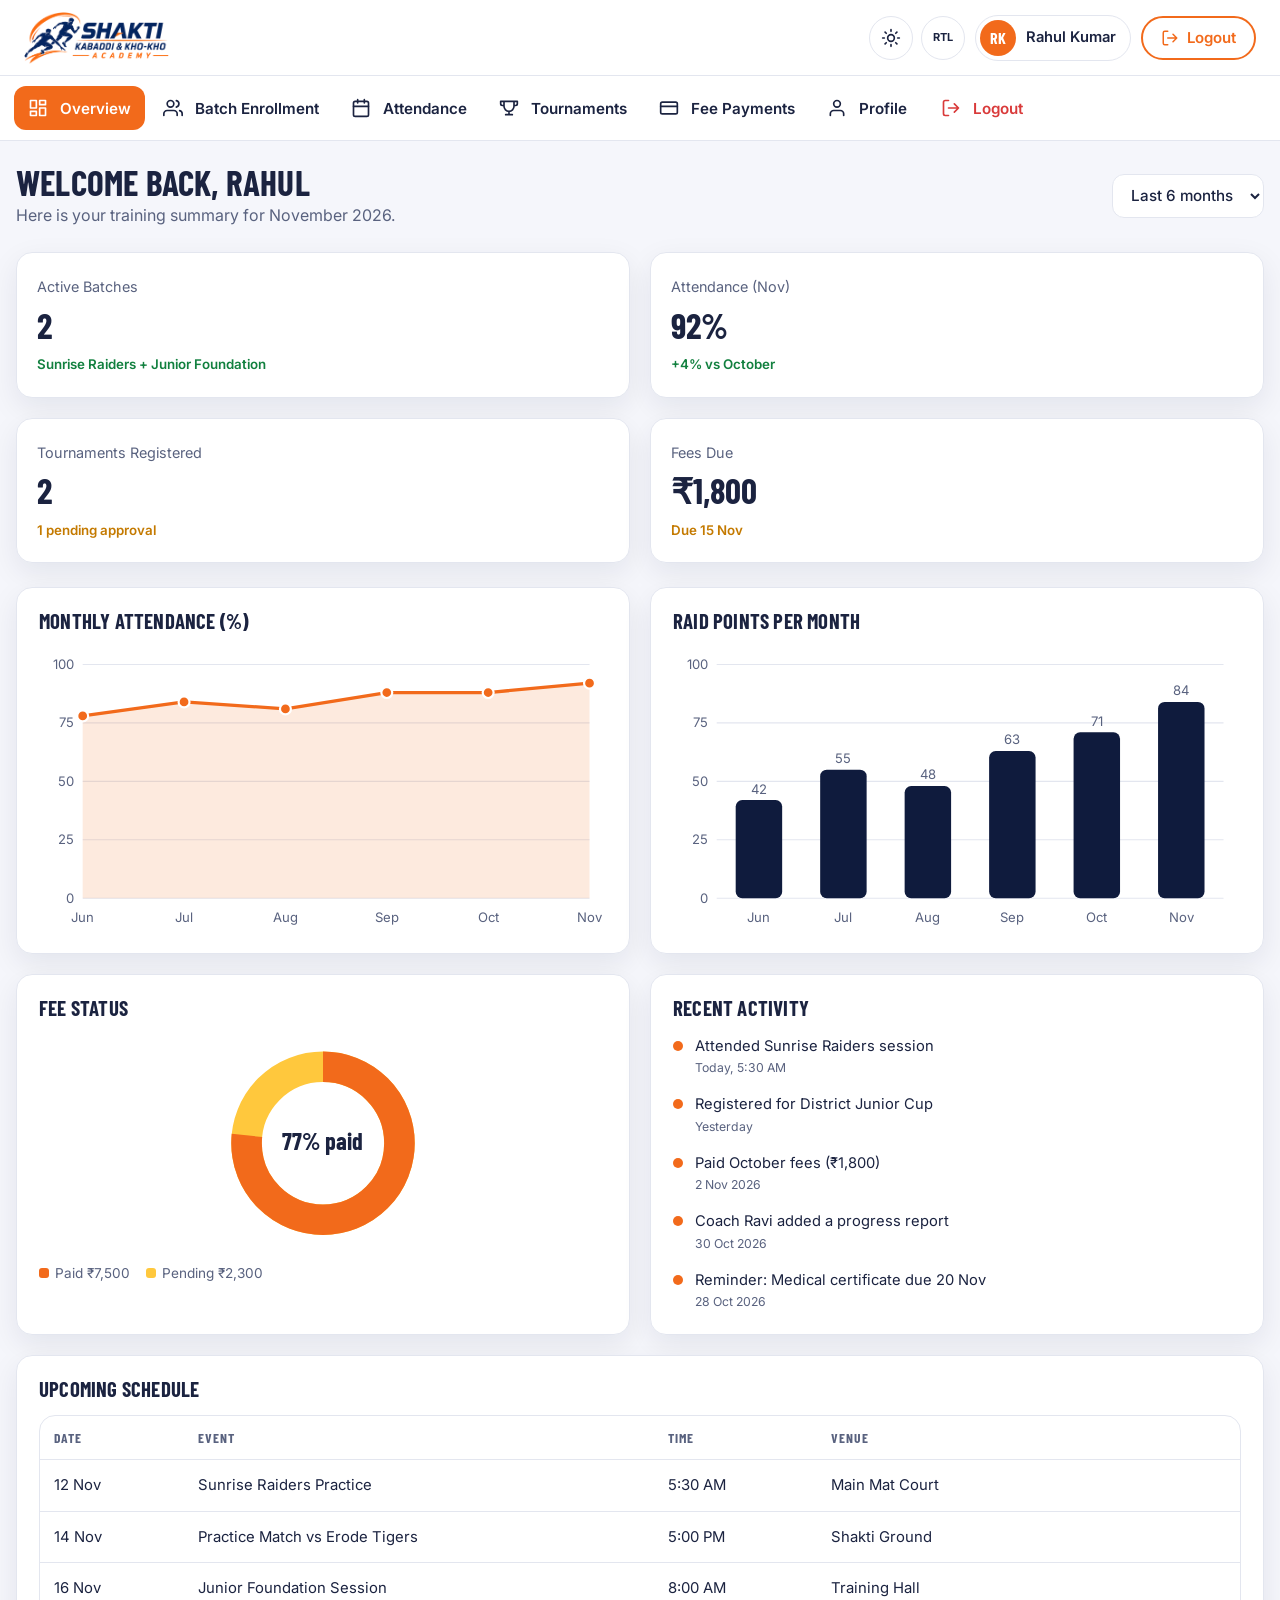
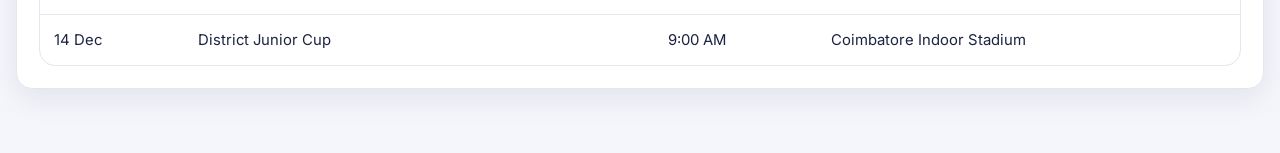
<file: dashboard.html>
<!DOCTYPE html>
<html lang="en" data-theme="light" dir="ltr">
<head>
<meta charset="UTF-8">
<meta name="viewport" content="width=device-width,initial-scale=1">
<title>Player Dashboard | Shakti Academy</title>
<link rel="icon" href="assets/img/favicon.ico" sizes="any">
<link rel="icon" type="image/png" href="assets/img/favicon.png">
<link rel="apple-touch-icon" href="assets/img/apple-touch-icon.png">
<link rel="preconnect" href="https://fonts.googleapis.com">
<link rel="preconnect" href="https://fonts.gstatic.com" crossorigin>
<link href="https://fonts.googleapis.com/css2?family=Barlow+Condensed:wght@600;700&family=Inter:wght@400;500;600&display=swap" rel="stylesheet">
<link rel="stylesheet" href="assets/css/style.css">
<link rel="stylesheet" href="assets/css/app.css">
<link rel="stylesheet" href="assets/css/responsive.css">
<script src="assets/js/main.js"></script>
<script src="assets/js/dashboard.js" defer></script>
</head>
<body class="dash-body">
<header class="dash-top"><div class="container"><a href="index.html" class="brand" aria-label="Shakti Academy home"><img class="brand-logo logo-light" src="assets/img/logo.png" alt="Shakti Kabaddi &amp; Kho-Kho Academy" width="640" height="229"><img class="brand-logo logo-dark" src="assets/img/logo-dark.png" alt="" aria-hidden="true" width="640" height="229"></a>
  <div class="dash-tools"><div class="nav-tools">
<button class="icon-btn" data-theme-toggle aria-label="Toggle light or dark mode"><svg class="icon-moon" viewBox="0 0 24 24" fill="none" stroke="currentColor" stroke-width="2"><path d="M21 12.8A9 9 0 1 1 11.2 3a7 7 0 0 0 9.8 9.8z"/></svg><svg class="icon-sun" viewBox="0 0 24 24" fill="none" stroke="currentColor" stroke-width="2" stroke-linecap="round"><circle cx="12" cy="12" r="4"/><path d="M12 2v2M12 20v2M4.9 4.9l1.4 1.4M17.7 17.7l1.4 1.4M2 12h2M20 12h2M4.9 19.1l1.4-1.4M17.7 6.3l1.4-1.4"/></svg></button>
<button class="icon-btn" data-dir-toggle aria-label="Toggle left-to-right or right-to-left">RTL</button></div><div class="user-chip"><span class="avatar">RK</span><span>Rahul Kumar</span></div><a href="login.html" class="btn btn-outline btn-nav btn-logout" aria-label="Logout"><svg viewBox="0 0 24 24" fill="none" stroke="currentColor" stroke-width="2" stroke-linecap="round" stroke-linejoin="round"><path d="M9 21H5a2 2 0 0 1-2-2V5a2 2 0 0 1 2-2h4M16 17l5-5-5-5M21 12H9"/></svg><span>Logout</span></a></div>
</div></header>
<div class="dash-layout">
  <aside class="sidebar">
    <nav class="side-nav" aria-label="Dashboard"><button class="side-link active" data-panel="overview"><svg viewBox="0 0 24 24" fill="none" stroke="currentColor" stroke-width="2" stroke-linecap="round" stroke-linejoin="round"><rect x="3" y="3" width="7" height="9"/><rect x="14" y="3" width="7" height="5"/><rect x="14" y="12" width="7" height="9"/><rect x="3" y="16" width="7" height="5"/></svg><span>Overview</span></button><button class="side-link" data-panel="batches"><svg viewBox="0 0 24 24" fill="none" stroke="currentColor" stroke-width="2" stroke-linecap="round" stroke-linejoin="round"><path d="M17 21v-2a4 4 0 0 0-4-4H5a4 4 0 0 0-4 4v2"/><circle cx="9" cy="7" r="4"/><path d="M23 21v-2a4 4 0 0 0-3-3.9M16 3.1a4 4 0 0 1 0 7.8"/></svg><span>Batch Enrollment</span></button><button class="side-link" data-panel="attendance"><svg viewBox="0 0 24 24" fill="none" stroke="currentColor" stroke-width="2" stroke-linecap="round" stroke-linejoin="round"><rect x="3" y="4" width="18" height="18" rx="2"/><path d="M16 2v4M8 2v4M3 10h18"/></svg><span>Attendance</span></button><button class="side-link" data-panel="tournaments"><svg viewBox="0 0 24 24" fill="none" stroke="currentColor" stroke-width="2" stroke-linecap="round" stroke-linejoin="round"><path d="M6 9H4a2 2 0 0 1-2-2V4h4M18 9h2a2 2 0 0 0 2-2V4h-4M6 4h12v6a6 6 0 0 1-12 0zM12 16v4M8 20h8"/></svg><span>Tournaments</span></button><button class="side-link" data-panel="fees"><svg viewBox="0 0 24 24" fill="none" stroke="currentColor" stroke-width="2" stroke-linecap="round" stroke-linejoin="round"><rect x="2" y="5" width="20" height="14" rx="2"/><path d="M2 10h20"/></svg><span>Fee Payments</span></button><button class="side-link" data-panel="profile"><svg viewBox="0 0 24 24" fill="none" stroke="currentColor" stroke-width="2" stroke-linecap="round" stroke-linejoin="round"><path d="M20 21v-2a4 4 0 0 0-4-4H8a4 4 0 0 0-4 4v2"/><circle cx="12" cy="7" r="4"/></svg><span>Profile</span></button></nav>
    <div class="side-logout"><a class="side-link" href="login.html"><svg viewBox="0 0 24 24" fill="none" stroke="currentColor" stroke-width="2" stroke-linecap="round" stroke-linejoin="round"><path d="M9 21H5a2 2 0 0 1-2-2V5a2 2 0 0 1 2-2h4M16 17l5-5-5-5M21 12H9"/></svg><span>Logout</span></a></div>
  </aside>
  <main class="dash-main">

  <section class="dpanel active" id="p-overview">
    <div class="dash-title"><div><h1>Welcome back, Rahul</h1><p>Here is your training summary for November 2026.</p></div>
      <select id="range" aria-label="Date range"><option value="6">Last 6 months</option><option value="3">Last 3 months</option></select></div>
    <div class="kpis">
      <div class="kpi"><span>Active Batches</span><strong>2</strong><small>Sunrise Raiders + Junior Foundation</small></div>
      <div class="kpi"><span>Attendance (Nov)</span><strong>92%</strong><small>+4% vs October</small></div>
      <div class="kpi"><span>Tournaments Registered</span><strong>2</strong><small class="warn">1 pending approval</small></div>
      <div class="kpi"><span>Fees Due</span><strong>&#8377;1,800</strong><small class="warn">Due 15 Nov</small></div>
    </div>
    <div class="dgrid">
      <div class="dcard"><h3>Monthly Attendance (%)</h3><div id="c-att"></div></div>
      <div class="dcard"><h3>Raid Points per Month</h3><div id="c-raid"></div></div>
      <div class="dcard"><h3>Fee Status</h3><div id="c-fee"></div></div>
      <div class="dcard"><h3>Recent Activity</h3><ul class="feed">
        <li><i></i><div>Attended Sunrise Raiders session<small>Today, 5:30 AM</small></div></li>
        <li><i></i><div>Registered for District Junior Cup<small>Yesterday</small></div></li>
        <li><i></i><div>Paid October fees (&#8377;1,800)<small>2 Nov 2026</small></div></li>
        <li><i></i><div>Coach Ravi added a progress report<small>30 Oct 2026</small></div></li>
        <li><i></i><div>Reminder: Medical certificate due 20 Nov<small>28 Oct 2026</small></div></li></ul></div>
      <div class="dcard full"><h3>Upcoming Schedule</h3><div class="table-wrap" style="box-shadow:none"><table class="dtable"><thead><tr><th>Date</th><th>Event</th><th>Time</th><th>Venue</th></tr></thead><tbody>
        <tr><td>12 Nov</td><td>Sunrise Raiders Practice</td><td>5:30 AM</td><td>Main Mat Court</td></tr>
        <tr><td>14 Nov</td><td>Practice Match vs Erode Tigers</td><td>5:00 PM</td><td>Shakti Ground</td></tr>
        <tr><td>16 Nov</td><td>Junior Foundation Session</td><td>8:00 AM</td><td>Training Hall</td></tr>
        <tr><td>14 Dec</td><td>District Junior Cup</td><td>9:00 AM</td><td>Coimbatore Indoor Stadium</td></tr></tbody></table></div></div>
    </div>
  </section>

  <section class="dpanel" id="p-batches">
    <div class="dash-title"><div><h1>Batch Enrollment</h1><p>Browse batches and enroll with one click.</p></div></div>
    <div class="dcard"><div class="toolbar"><input id="b-search" type="search" placeholder="Search batch or coach" aria-label="Search batches"><select id="b-sport" aria-label="Filter by sport"><option value="">All sports</option><option>Kabaddi</option><option>Kho-Kho</option><option>Both</option></select></div>
    <div class="table-wrap" style="box-shadow:none"><table class="dtable"><thead><tr><th>Batch</th><th>Sport</th><th>Coach</th><th>Timing</th><th>Fee</th><th>Seats</th><th>Action</th></tr></thead><tbody id="b-body"></tbody></table></div></div>
  </section>

  <section class="dpanel" id="p-attendance">
    <div class="dash-title"><div><h1>Attendance</h1><p>Your session-wise attendance record.</p></div>
      <select id="a-month" aria-label="Month"><option value="Nov">November 2026</option><option value="Oct">October 2026</option></select></div>
    <div class="kpis"><div class="kpi"><span>Sessions Held</span><strong id="a-held">0</strong></div><div class="kpi"><span>Present</span><strong id="a-pres">0</strong></div><div class="kpi"><span>Absent</span><strong id="a-abs">0</strong></div><div class="kpi"><span>Attendance Rate</span><strong id="a-rate">0%</strong></div></div>
    <div class="dcard"><div class="table-wrap" style="box-shadow:none"><table class="dtable"><thead><tr><th>Date</th><th>Batch</th><th>Session</th><th>Status</th></tr></thead><tbody id="a-body"></tbody></table></div></div>
  </section>

  <section class="dpanel" id="p-tournaments">
    <div class="dash-title"><div><h1>Tournament Registration</h1><p>Register before the deadline to secure your place.</p></div></div>
    <div class="dcard"><div class="table-wrap" style="box-shadow:none"><table class="dtable"><thead><tr><th>Tournament</th><th>Sport</th><th>Date</th><th>Venue</th><th>Deadline</th><th>Status</th><th>Action</th></tr></thead><tbody id="t-body"></tbody></table></div></div>
  </section>

  <section class="dpanel" id="p-fees">
    <div class="dash-title"><div><h1>Fee Payments</h1><p>Pay dues and download your receipts.</p></div></div>
    <div class="kpis"><div class="kpi"><span>Total Paid (2026)</span><strong id="f-paid">&#8377;0</strong></div><div class="kpi"><span>Pending</span><strong id="f-pend">&#8377;0</strong></div><div class="kpi"><span>Next Due Date</span><strong>15 Nov</strong></div><div class="kpi"><span>Plan</span><strong>Monthly</strong></div></div>
    <div class="dcard"><div class="table-wrap" style="box-shadow:none"><table class="dtable"><thead><tr><th>Invoice</th><th>Description</th><th>Amount</th><th>Due Date</th><th>Status</th><th>Action</th></tr></thead><tbody id="f-body"></tbody></table></div></div>
  </section>

  <section class="dpanel" id="p-profile">
    <div class="dash-title"><div><h1>My Profile</h1><p>Your registered player details.</p></div></div>
    <div class="dgrid">
      <div class="dcard"><h3>Player Information</h3><dl class="profile-grid"><div><dt>Full Name</dt><dd>Rahul Kumar</dd></div><div><dt>Player ID</dt><dd>SKA-2026-0148</dd></div><div><dt>Age</dt><dd>15 years</dd></div><div><dt>Sport</dt><dd>Kabaddi, Kho-Kho</dd></div><div><dt>Position</dt><dd>Raider</dd></div><div><dt>Joined</dt><dd>June 2025</dd></div></dl></div>
      <div class="dcard"><h3>Contact &amp; Guardian</h3><dl class="profile-grid"><div><dt>Email</dt><dd>rahul.kumar@example.com</dd></div><div><dt>Phone</dt><dd>+91 98400 12345</dd></div><div><dt>Guardian</dt><dd>Suresh Kumar</dd></div><div><dt>City</dt><dd>Coimbatore</dd></div><div><dt>Primary Coach</dt><dd>Coach Ravi Shankar</dd></div><div><dt>Blood Group</dt><dd>B+</dd></div></dl></div>
    </div>
  </section>
  </main>
</div>

<div class="modal" id="pay-modal" role="dialog" aria-modal="true" aria-labelledby="pay-title"><div class="modal-box">
  <h3 id="pay-title">Pay Fees</h3><p id="pay-desc"></p>
  <div class="pay-opts"><label class="check"><input type="radio" name="pm" checked> UPI</label><label class="check"><input type="radio" name="pm"> Debit / Credit Card</label><label class="check"><input type="radio" name="pm"> Net Banking</label></div>
  <div class="btn-row"><button class="btn btn-primary" id="pay-confirm" type="button">Confirm Payment</button><button class="btn btn-outline" id="pay-cancel" type="button">Cancel</button></div>
</div></div>
<div class="toast" id="toast" role="status"></div>
</body>
</html>
</file>
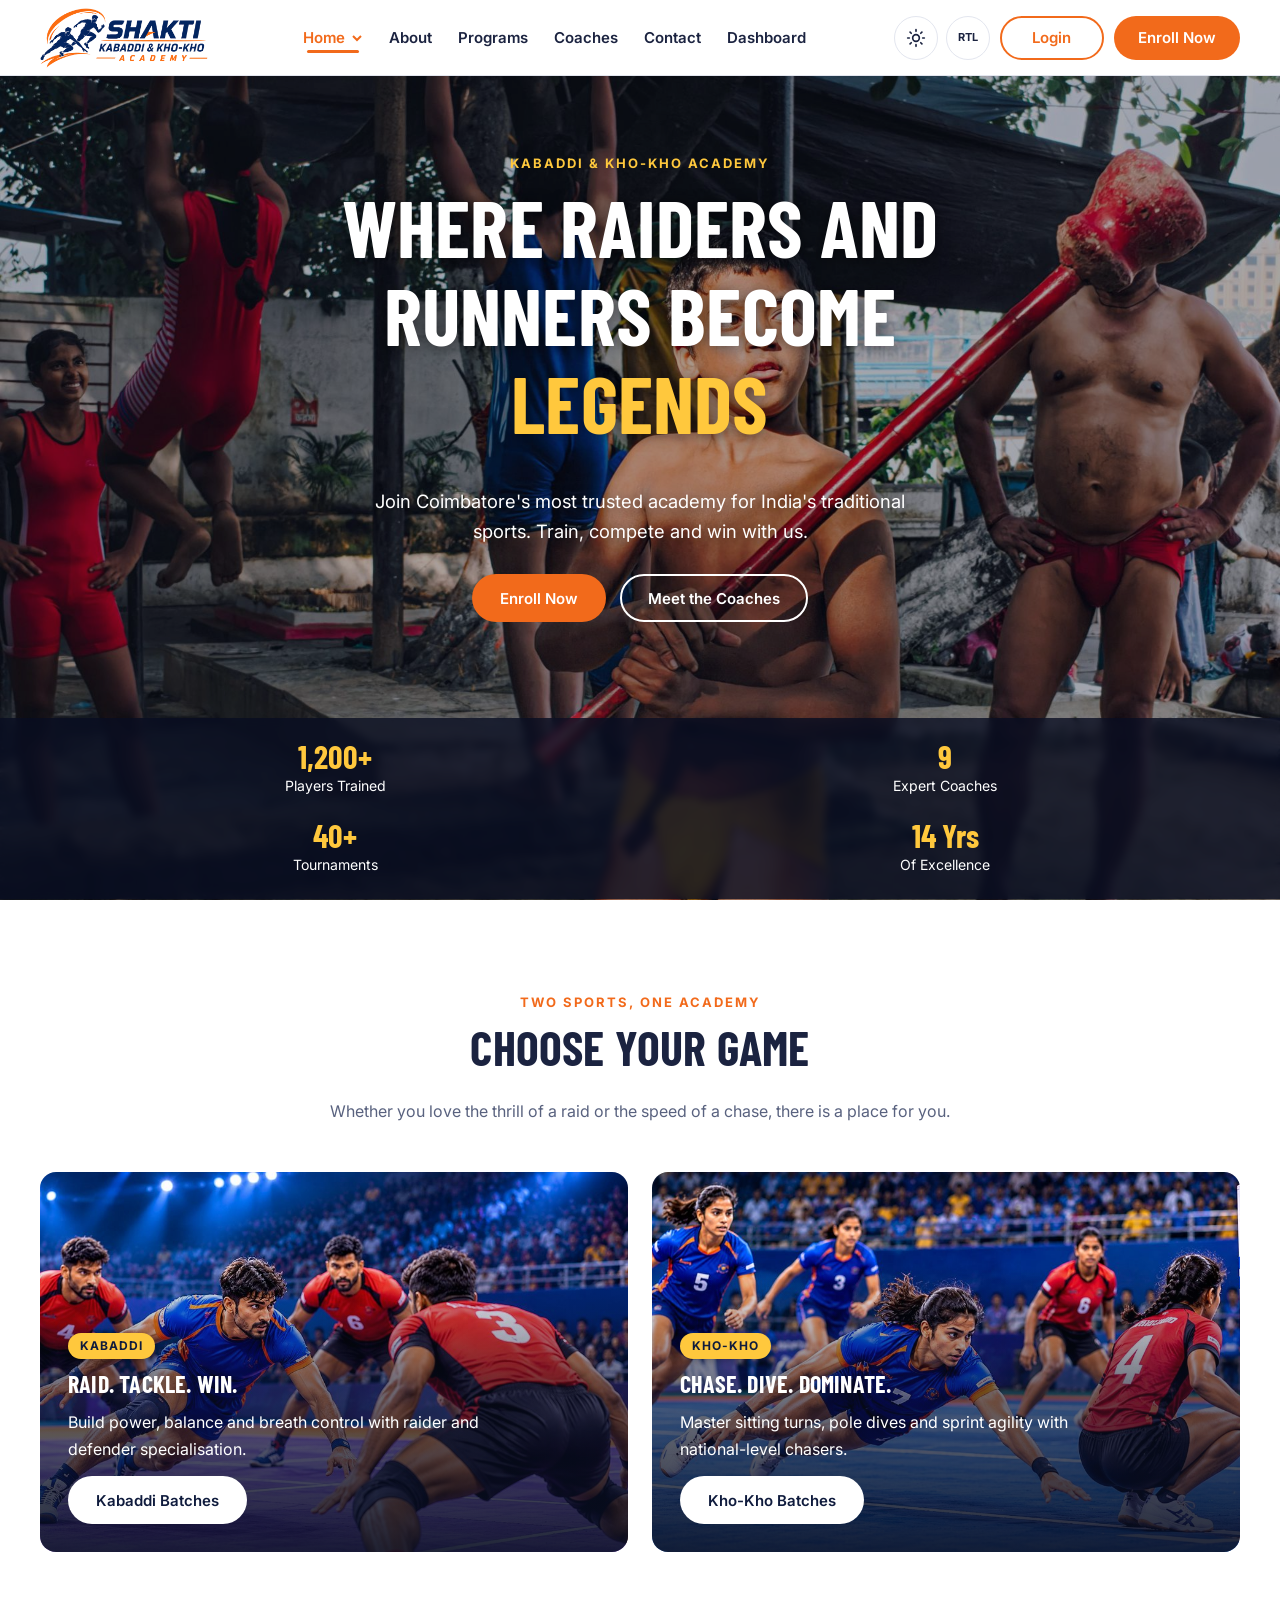
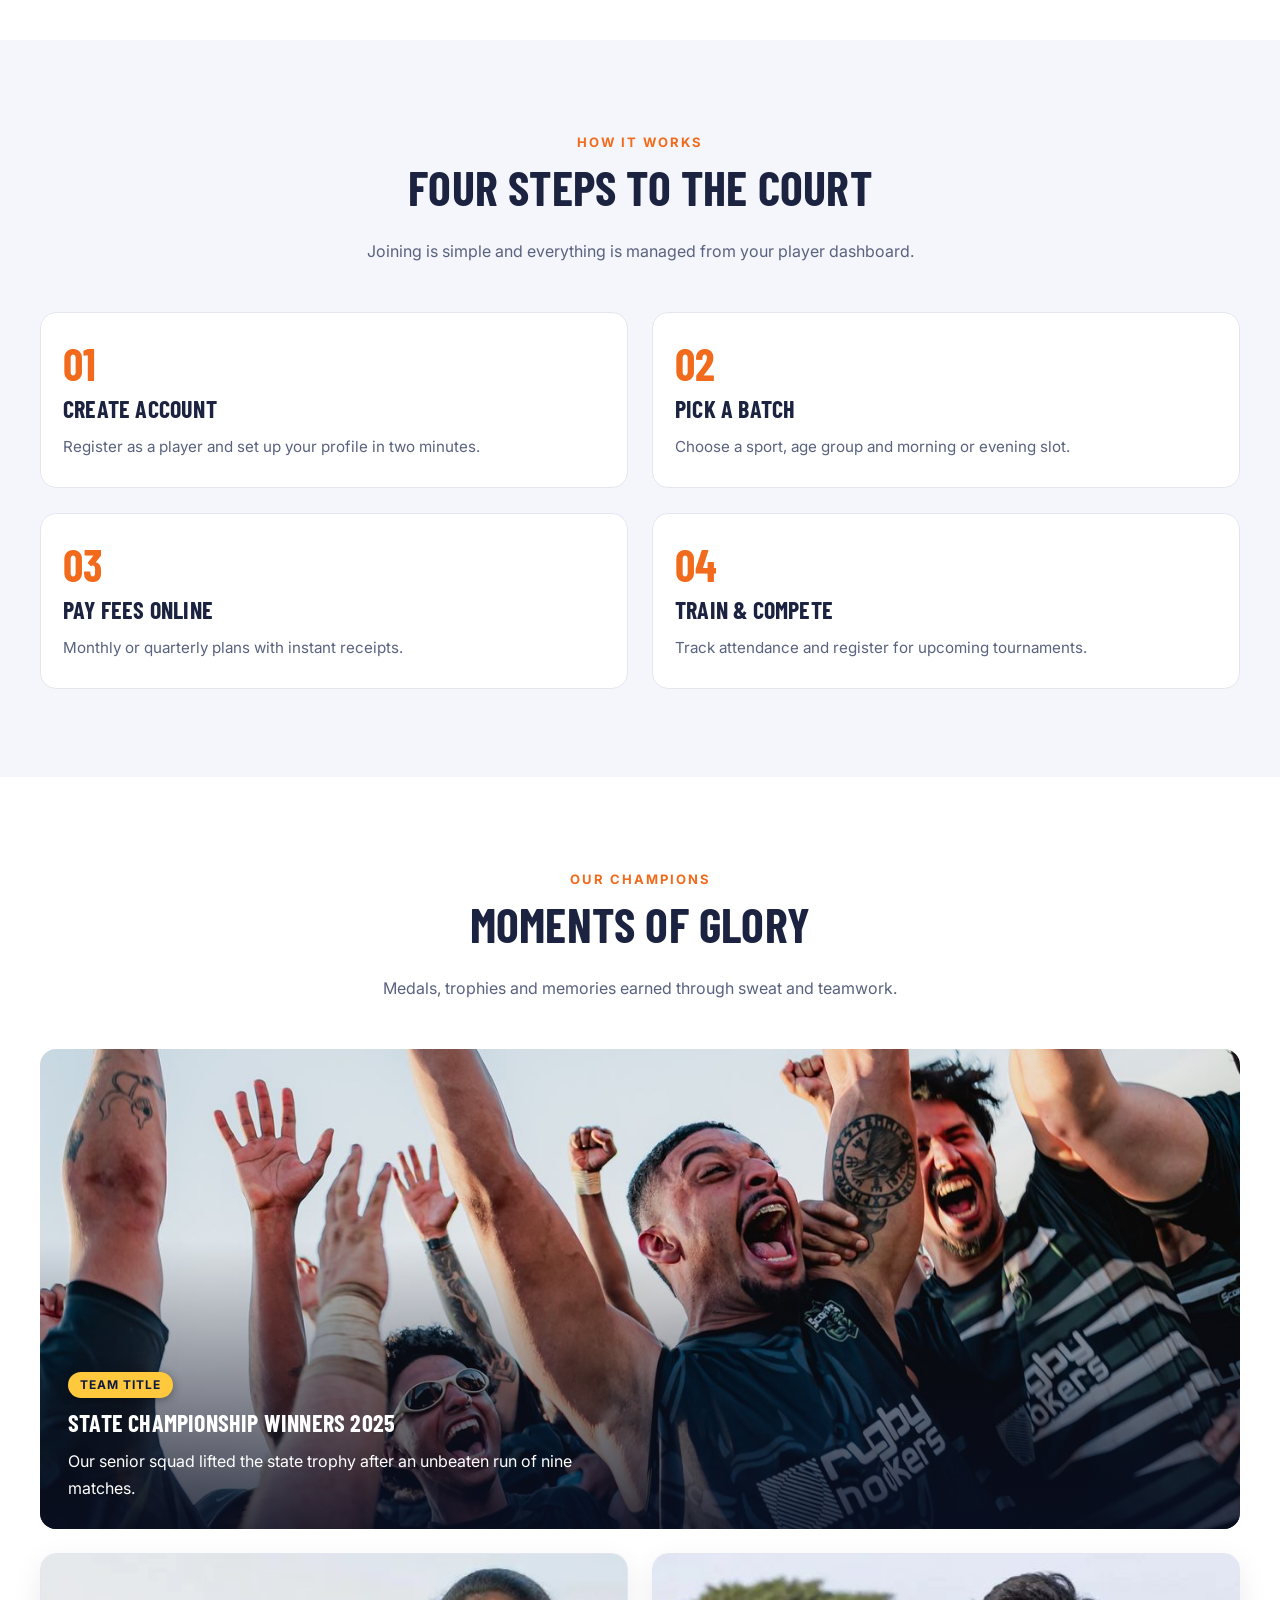
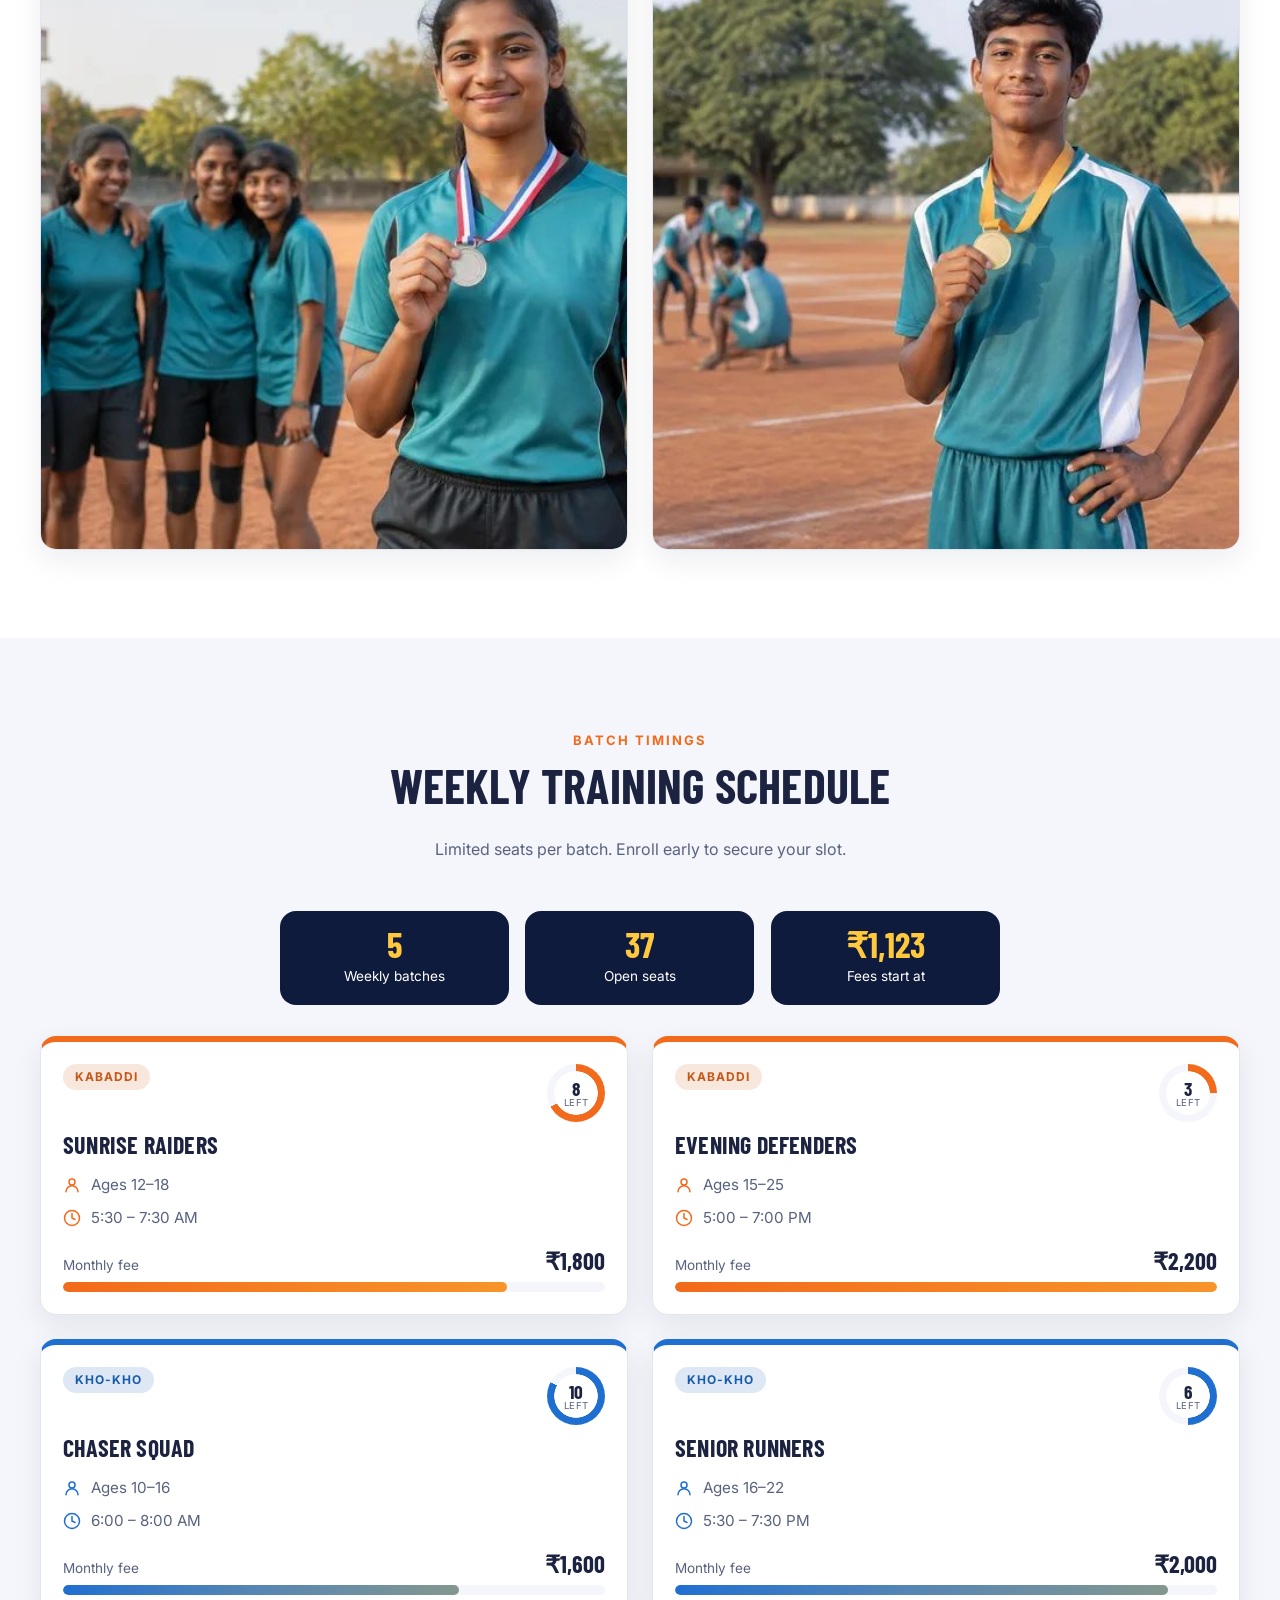
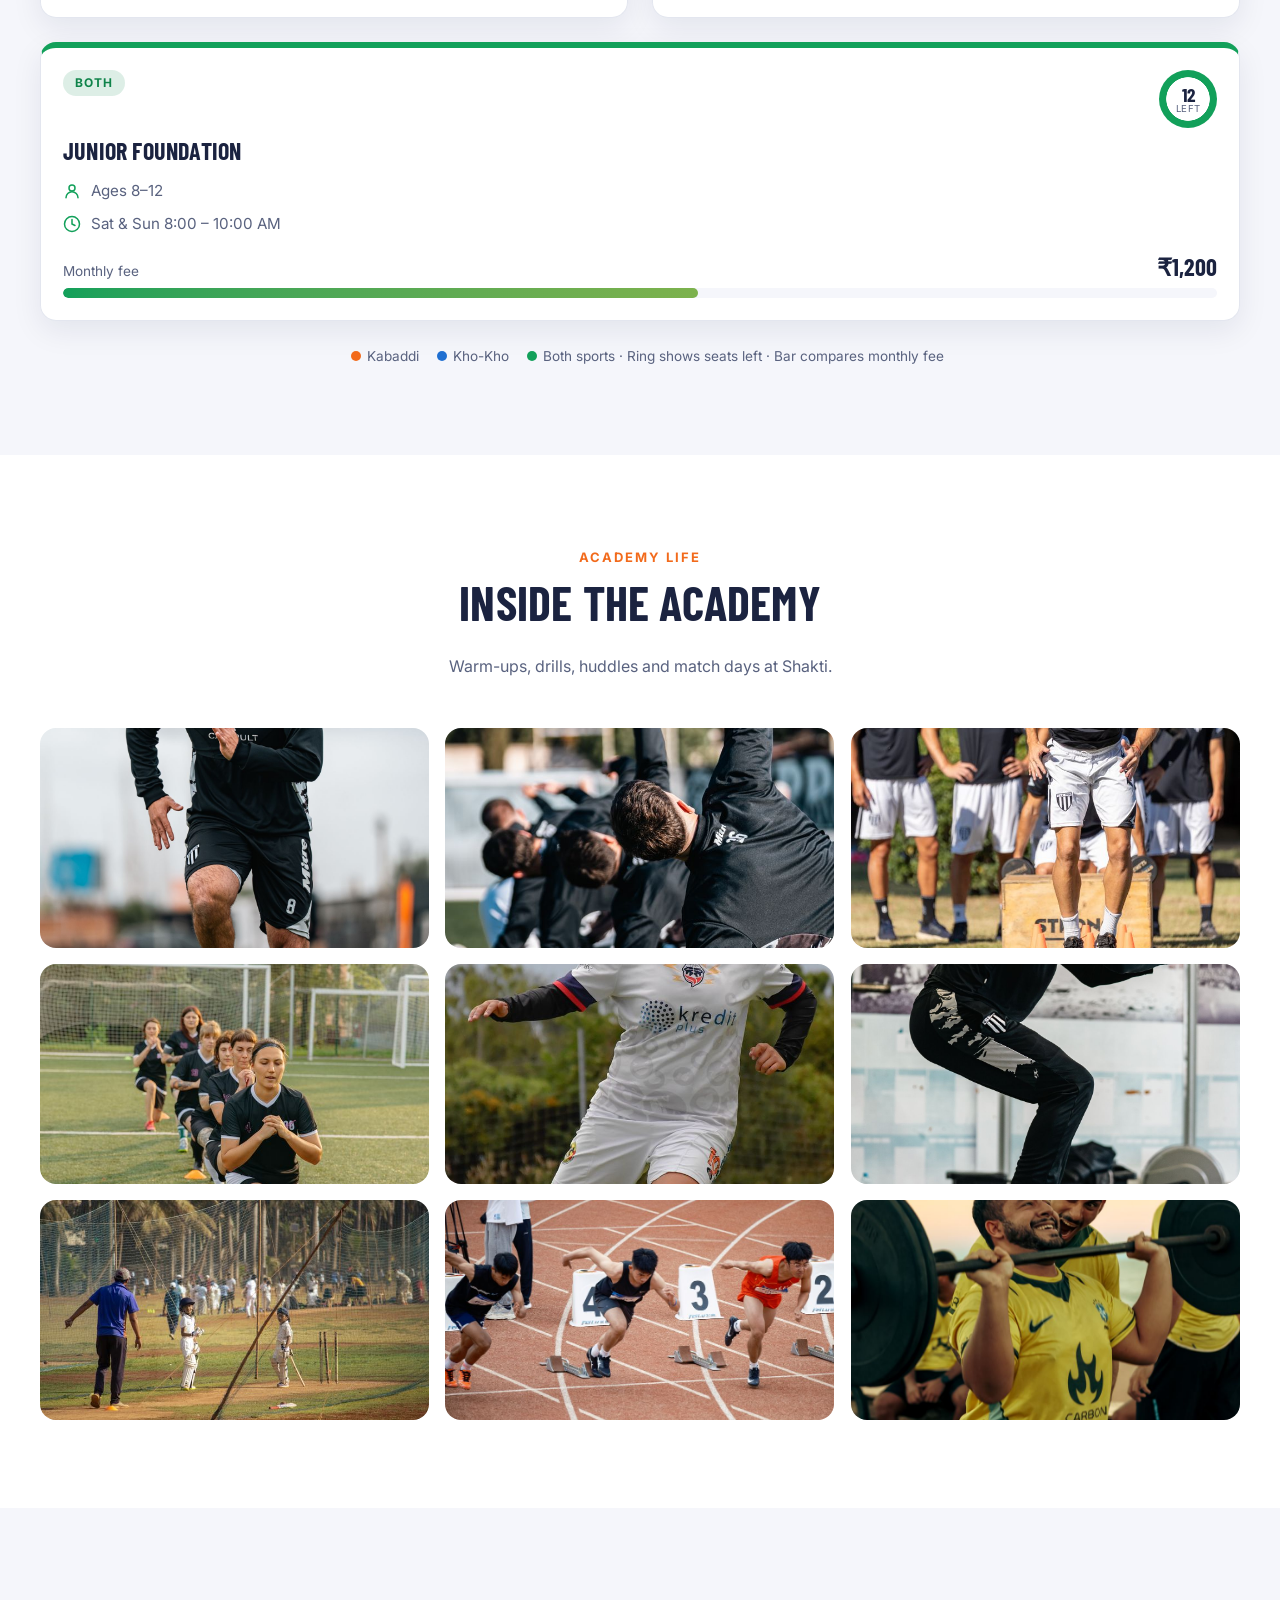
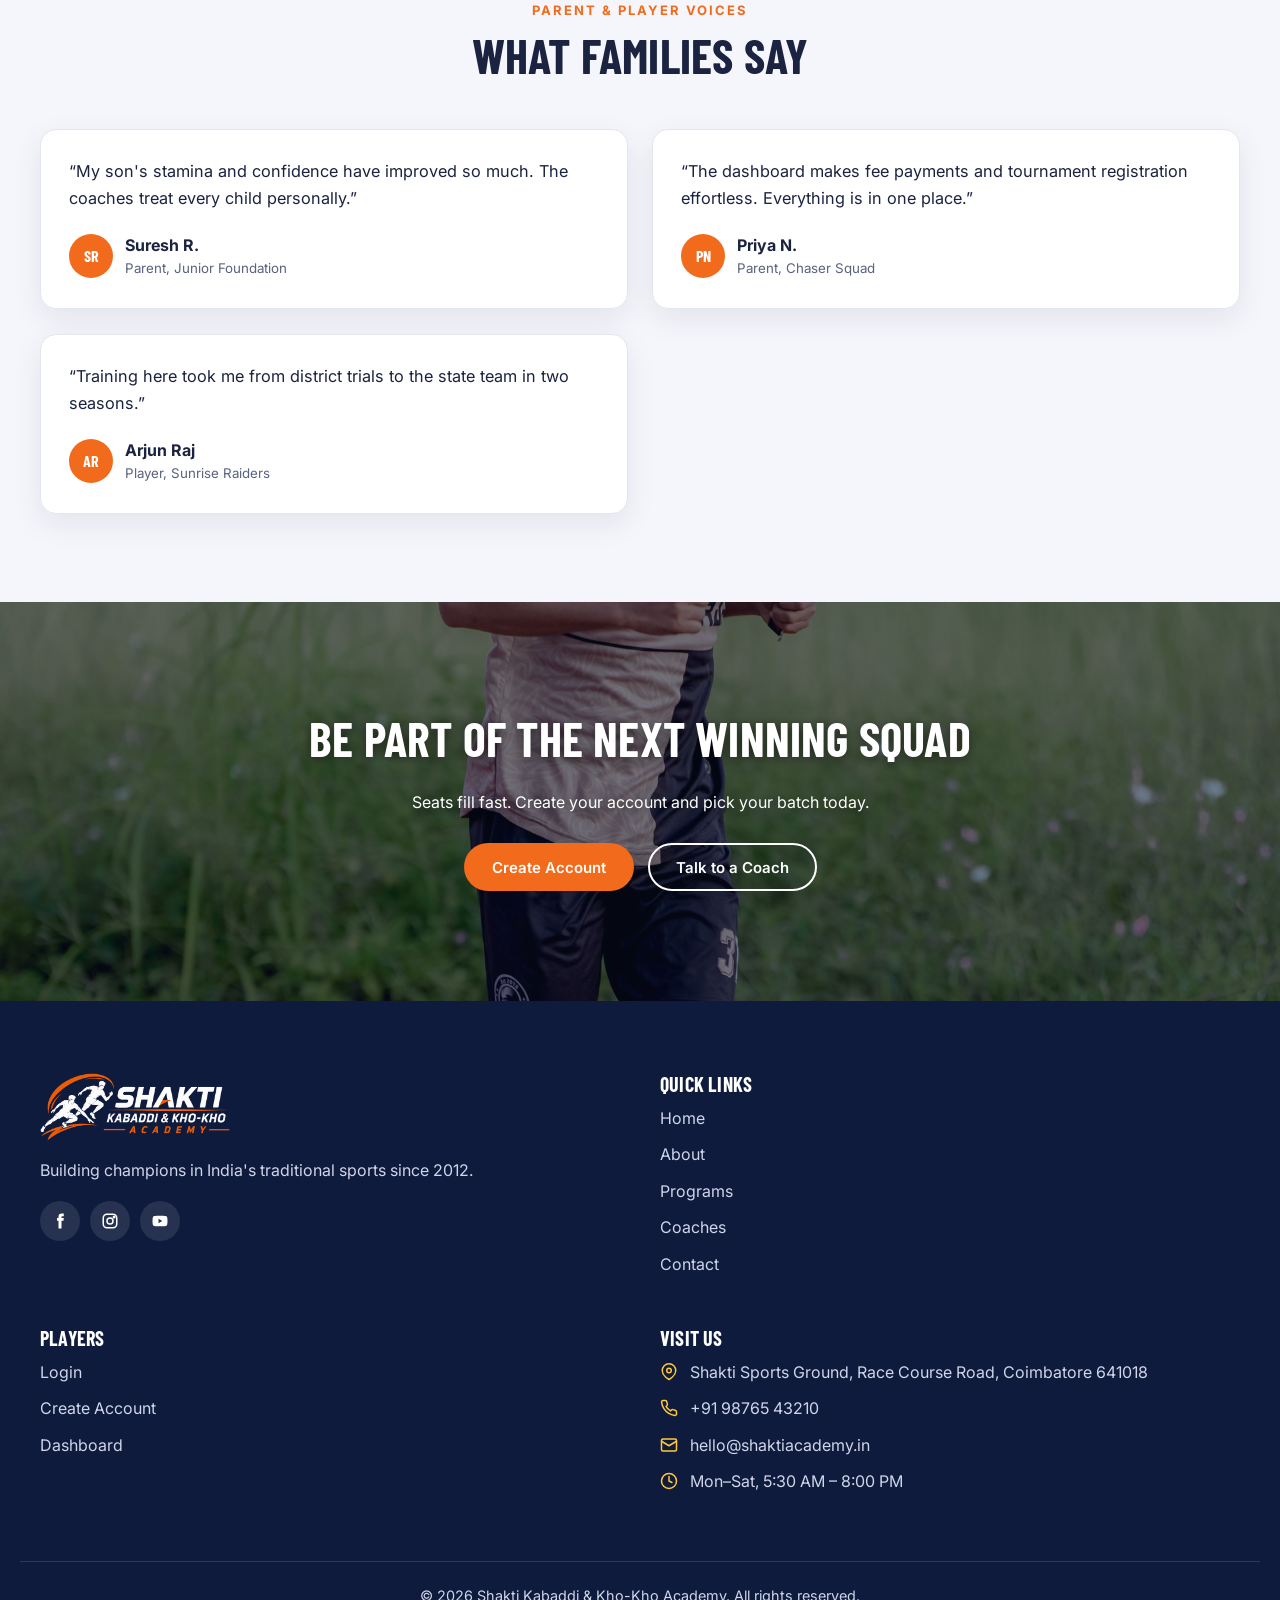
<file: home-2.html>
<!DOCTYPE html>
<html lang="en" data-theme="light" dir="ltr">
<head>
<meta charset="UTF-8">
<meta name="viewport" content="width=device-width,initial-scale=1">
<title>Shakti Kabaddi &amp; Kho-Kho Academy | Home 2</title>
<meta name="description" content="Train with expert coaches in Kabaddi and Kho-Kho at Shakti Academy, Coimbatore.">
<link rel="icon" href="assets/img/favicon.ico" sizes="any">
<link rel="icon" type="image/png" href="assets/img/favicon.png">
<link rel="apple-touch-icon" href="assets/img/apple-touch-icon.png">
<link rel="preconnect" href="https://fonts.googleapis.com">
<link rel="preconnect" href="https://fonts.gstatic.com" crossorigin>
<link href="https://fonts.googleapis.com/css2?family=Barlow+Condensed:wght@600;700&family=Inter:wght@400;500;600&display=swap" rel="stylesheet">
<link rel="stylesheet" href="assets/css/style.css">
<link rel="stylesheet" href="assets/css/responsive.css">
<script src="assets/js/main.js"></script>
</head>
<body>
<header class="site-header">
  <div class="container nav-inner">
    <a href="index.html" class="brand" aria-label="Shakti Academy home"><img class="brand-logo logo-light" src="assets/img/logo.png" alt="Shakti Kabaddi &amp; Kho-Kho Academy" width="640" height="229"><img class="brand-logo logo-dark" src="assets/img/logo-dark.png" alt="" aria-hidden="true" width="640" height="229"></a>
    <button class="icon-btn menu-toggle" aria-label="Open menu" aria-expanded="false"><svg class="i-open" viewBox="0 0 24 24" fill="none" stroke="currentColor" stroke-width="2" stroke-linecap="round"><path d="M3 6h18M3 12h18M3 18h18"/></svg><svg class="i-close" viewBox="0 0 24 24" fill="none" stroke="currentColor" stroke-width="2" stroke-linecap="round"><path d="M6 6l12 12M18 6 6 18"/></svg></button>
    <nav class="main-nav" aria-label="Main">
      <ul class="nav-links">
        <li class="has-dd">
          <button class="nav-link dd-toggle active" aria-expanded="false">Home <svg width="12" height="12" viewBox="0 0 12 12" fill="none" stroke="currentColor" stroke-width="2"><path d="m2 4 4 4 4-4"/></svg></button>
          <div class="dd-menu"><a href="index.html" >Home 1</a><a href="home-2.html" class="active">Home 2</a></div>
        </li>
        <li><a class="nav-link" href="about.html">About</a></li>
        <li><a class="nav-link" href="programs.html">Programs</a></li>
        <li><a class="nav-link" href="coaches.html">Coaches</a></li>
        <li><a class="nav-link" href="contact.html">Contact</a></li>
        <li><a class="nav-link" href="dashboard.html">Dashboard</a></li>
      </ul>
      <div class="nav-actions">
        <div class="nav-tools">
          <button class="icon-btn" data-theme-toggle aria-label="Toggle light or dark mode"><svg class="icon-moon" viewBox="0 0 24 24" fill="none" stroke="currentColor" stroke-width="2"><path d="M21 12.8A9 9 0 1 1 11.2 3a7 7 0 0 0 9.8 9.8z"/></svg><svg class="icon-sun" viewBox="0 0 24 24" fill="none" stroke="currentColor" stroke-width="2" stroke-linecap="round"><circle cx="12" cy="12" r="4"/><path d="M12 2v2M12 20v2M4.9 4.9l1.4 1.4M17.7 17.7l1.4 1.4M2 12h2M20 12h2M4.9 19.1l1.4-1.4M17.7 6.3l1.4-1.4"/></svg></button>
          <button class="icon-btn" data-dir-toggle aria-label="Toggle left-to-right or right-to-left">RTL</button>
        </div>
        <a href="login.html" class="btn btn-outline btn-nav">Login</a>
        <a href="programs.html#enroll" class="btn btn-primary btn-nav">Enroll Now</a>
      </div>
    </nav>
  </div>
</header>
<main>
<!-- 1. HERO (centered + stat strip) -->
<section class="hero hero-center" style="--hero-img:url('../img/pexels-38881542.jpeg')">
  <div class="container">
    <div class="hero-copy">
      <span class="eyebrow" style="color:var(--accent)">Kabaddi &amp; Kho-Kho Academy</span>
      <h1>Where Raiders and Runners Become <span>Legends</span></h1>
      <p>Join Coimbatore's most trusted academy for India's traditional sports. Train, compete and win with us.</p>
      <div class="hero-actions"><a href="programs.html#enroll" class="btn btn-primary">Enroll Now</a><a href="coaches.html" class="btn btn-ghost">Meet the Coaches</a></div>
    </div>
  </div>
  <div class="strip"><div class="container">
    <div><strong>1,200+</strong><span>Players Trained</span></div><div><strong>9</strong><span>Expert Coaches</span></div><div><strong>40+</strong><span>Tournaments</span></div><div><strong>14 Yrs</strong><span>Of Excellence</span></div>
  </div></div>
</section>

<!-- 2. TWO SPORTS TILES -->
<section class="section">
  <div class="container">
    <div class="section-head"><span class="eyebrow">Two Sports, One Academy</span><h2>Choose Your Game</h2><p>Whether you love the thrill of a raid or the speed of a chase, there is a place for you.</p></div>
    <div class="tiles">
      <div class="tile" style="--tile-img:url('../img/tile-kabaddi.jpg')"><div><span class="tag">Kabaddi</span><h3>Raid. Tackle. Win.</h3><p>Build power, balance and breath control with raider and defender specialisation.</p><a href="programs.html" class="btn btn-light">Kabaddi Batches</a></div></div>
      <div class="tile" style="--tile-img:url('../img/tile-kho-kho.jpg')"><div><span class="tag">Kho-Kho</span><h3>Chase. Dive. Dominate.</h3><p>Master sitting turns, pole dives and sprint agility with national-level chasers.</p><a href="programs.html" class="btn btn-light">Kho-Kho Batches</a></div></div>
    </div>
  </div>
</section>

<!-- 3. HOW IT WORKS -->
<section class="section section-alt">
  <div class="container">
    <div class="section-head"><span class="eyebrow">How It Works</span><h2>Four Steps to the Court</h2><p>Joining is simple and everything is managed from your player dashboard.</p></div>
    <div class="steps">
      <div class="step"><h3>Create Account</h3><p>Register as a player and set up your profile in two minutes.</p></div>
      <div class="step"><h3>Pick a Batch</h3><p>Choose a sport, age group and morning or evening slot.</p></div>
      <div class="step"><h3>Pay Fees Online</h3><p>Monthly or quarterly plans with instant receipts.</p></div>
      <div class="step"><h3>Train &amp; Compete</h3><p>Track attendance and register for upcoming tournaments.</p></div>
    </div>
  </div>
</section>

<!-- 4. CHAMPIONS (feature + side cards) -->
<section class="section">
  <div class="container">
    <div class="section-head"><span class="eyebrow">Our Champions</span><h2>Moments of Glory</h2><p>Medals, trophies and memories earned through sweat and teamwork.</p></div>
    <div class="feature">
      <div class="big" style="--tile-img:url('../img/pexels-38155492.jpeg')"><div><span class="tag">Team Title</span><h3>State Championship Winners 2025</h3><p style="margin:0;max-width:520px">Our senior squad lifted the state trophy after an unbeaten run of nine matches.</p></div></div>
      <div class="side">
        <article class="card"><img src="assets/img/meenakshi-medal.jpg" alt="Young athletes training with Indian clubs" loading="lazy"><div class="card-body"><p class="medal">Silver &middot; Junior Nationals</p><h3>Meenakshi S</h3><p>Captain and cover defender.</p></div></article>
        <article class="card"><img src="assets/img/karthik-medal.jpg" alt="Team raising a trophy under a blue sky" loading="lazy"><div class="card-body"><p class="medal">Gold &middot; District Cup</p><h3>Karthik V</h3><p>Fastest runner in the district.</p></div></article>
      </div>
    </div>
  </div>
</section>

<!-- 5. BATCH SCHEDULE TABLE -->
<section class="section section-alt">
  <div class="container">
    <div class="section-head"><span class="eyebrow">Batch Timings</span><h2>Weekly Training Schedule</h2><p>Limited seats per batch. Enroll early to secure your slot.</p></div>
    <div class="batch-summary"><div><strong>5</strong><span>Weekly batches</span></div><div><strong>39</strong><span>Open seats</span></div><div><strong>&#8377;1,200</strong><span>Fees start at</span></div></div>
    <div class="batch-grid">
      <article class="batch-box kab"><header><span class="tag">Kabaddi</span><span class="seat-ring" style="--p:67"><b>8</b><small>left</small></span></header><h3>Sunrise Raiders</h3><ul class="batch-meta"><li><svg viewBox="0 0 24 24" fill="none" stroke="currentColor" stroke-width="2" stroke-linecap="round"><circle cx="12" cy="8" r="4"/><path d="M4 21a8 8 0 0 1 16 0"/></svg>Ages 12–18</li><li><svg viewBox="0 0 24 24" fill="none" stroke="currentColor" stroke-width="2" stroke-linecap="round"><circle cx="12" cy="12" r="10"/><path d="M12 6v6l4 2"/></svg>5:30 – 7:30 AM</li></ul><div class="bar-row"><span>Monthly fee</span><strong>&#8377;1,800</strong></div><div class="bar"><i style="width:82%"></i></div></article>
      <article class="batch-box kab"><header><span class="tag">Kabaddi</span><span class="seat-ring" style="--p:25"><b>3</b><small>left</small></span></header><h3>Evening Defenders</h3><ul class="batch-meta"><li><svg viewBox="0 0 24 24" fill="none" stroke="currentColor" stroke-width="2" stroke-linecap="round"><circle cx="12" cy="8" r="4"/><path d="M4 21a8 8 0 0 1 16 0"/></svg>Ages 15–25</li><li><svg viewBox="0 0 24 24" fill="none" stroke="currentColor" stroke-width="2" stroke-linecap="round"><circle cx="12" cy="12" r="10"/><path d="M12 6v6l4 2"/></svg>5:00 – 7:00 PM</li></ul><div class="bar-row"><span>Monthly fee</span><strong>&#8377;2,200</strong></div><div class="bar"><i style="width:100%"></i></div></article>
      <article class="batch-box kho"><header><span class="tag">Kho-Kho</span><span class="seat-ring" style="--p:83"><b>10</b><small>left</small></span></header><h3>Chaser Squad</h3><ul class="batch-meta"><li><svg viewBox="0 0 24 24" fill="none" stroke="currentColor" stroke-width="2" stroke-linecap="round"><circle cx="12" cy="8" r="4"/><path d="M4 21a8 8 0 0 1 16 0"/></svg>Ages 10–16</li><li><svg viewBox="0 0 24 24" fill="none" stroke="currentColor" stroke-width="2" stroke-linecap="round"><circle cx="12" cy="12" r="10"/><path d="M12 6v6l4 2"/></svg>6:00 – 8:00 AM</li></ul><div class="bar-row"><span>Monthly fee</span><strong>&#8377;1,600</strong></div><div class="bar"><i style="width:73%"></i></div></article>
      <article class="batch-box kho"><header><span class="tag">Kho-Kho</span><span class="seat-ring" style="--p:50"><b>6</b><small>left</small></span></header><h3>Senior Runners</h3><ul class="batch-meta"><li><svg viewBox="0 0 24 24" fill="none" stroke="currentColor" stroke-width="2" stroke-linecap="round"><circle cx="12" cy="8" r="4"/><path d="M4 21a8 8 0 0 1 16 0"/></svg>Ages 16–22</li><li><svg viewBox="0 0 24 24" fill="none" stroke="currentColor" stroke-width="2" stroke-linecap="round"><circle cx="12" cy="12" r="10"/><path d="M12 6v6l4 2"/></svg>5:30 – 7:30 PM</li></ul><div class="bar-row"><span>Monthly fee</span><strong>&#8377;2,000</strong></div><div class="bar"><i style="width:91%"></i></div></article>
      <article class="batch-box both"><header><span class="tag">Both</span><span class="seat-ring" style="--p:100"><b>12</b><small>left</small></span></header><h3>Junior Foundation</h3><ul class="batch-meta"><li><svg viewBox="0 0 24 24" fill="none" stroke="currentColor" stroke-width="2" stroke-linecap="round"><circle cx="12" cy="8" r="4"/><path d="M4 21a8 8 0 0 1 16 0"/></svg>Ages 8–12</li><li><svg viewBox="0 0 24 24" fill="none" stroke="currentColor" stroke-width="2" stroke-linecap="round"><circle cx="12" cy="12" r="10"/><path d="M12 6v6l4 2"/></svg>Sat &amp; Sun 8:00 – 10:00 AM</li></ul><div class="bar-row"><span>Monthly fee</span><strong>&#8377;1,200</strong></div><div class="bar"><i style="width:55%"></i></div></article>
    </div>
    <p class="batch-legend"><i class="kab"></i>Kabaddi <i class="kho"></i>Kho-Kho <i class="both"></i>Both sports &middot; Ring shows seats left &middot; Bar compares monthly fee</p>
  </div>
</section>

<!-- 6. GALLERY MOSAIC -->
<section class="section">
  <div class="container">
    <div class="section-head"><span class="eyebrow">Academy Life</span><h2>Inside the Academy</h2><p>Warm-ups, drills, huddles and match days at Shakti.</p></div>
    <div class="mosaic">
      <img src="assets/img/pexels-39423291.jpeg" alt="Athlete performing agility ladder drills" loading="lazy">
      <img src="assets/img/pexels-38719316.jpeg" alt="Athletes stretching together on a field" loading="lazy">
      <img src="assets/img/pexels-37926411.jpeg" alt="Young men doing outdoor fitness training" loading="lazy">
      <img src="assets/img/pexels-9517929.jpeg" alt="Line of athletes performing drills" loading="lazy">
      <img src="assets/img/pexels-15789897.jpeg" alt="Athlete running drills beside cones" loading="lazy">
      <img src="assets/img/pexels-38675855.jpeg" alt="Young athlete doing box jumps" loading="lazy">
          <img src="assets/img/pexels-27907317.jpeg" alt="Young players practising with a coach" loading="lazy">
      <img src="assets/img/pexels-19787364.jpeg" alt="Sprint and agility drills" loading="lazy">
      <img src="assets/img/pexels-39214340.jpeg" alt="Strength and conditioning circuit" loading="lazy">
    </div>
  </div>
</section>

<!-- 7. TESTIMONIALS -->
<section class="section section-alt">
  <div class="container">
    <div class="section-head"><span class="eyebrow">Parent &amp; Player Voices</span><h2>What Families Say</h2></div>
    <div class="grid grid-3">
      <div class="quote"><p>&ldquo;My son's stamina and confidence have improved so much. The coaches treat every child personally.&rdquo;</p><footer><span class="avatar">SR</span><div><strong>Suresh R.</strong><small>Parent, Junior Foundation</small></div></footer></div>
      <div class="quote"><p>&ldquo;The dashboard makes fee payments and tournament registration effortless. Everything is in one place.&rdquo;</p><footer><span class="avatar">PN</span><div><strong>Priya N.</strong><small>Parent, Chaser Squad</small></div></footer></div>
      <div class="quote"><p>&ldquo;Training here took me from district trials to the state team in two seasons.&rdquo;</p><footer><span class="avatar">AR</span><div><strong>Arjun Raj</strong><small>Player, Sunrise Raiders</small></div></footer></div>
    </div>
  </div>
</section>

<!-- 8. CTA -->
<section class="cta" style="--hero-img:url('../img/pexels-37560142.jpeg')">
  <div class="container">
    <h2>Be Part of the Next Winning Squad</h2>
    <p>Seats fill fast. Create your account and pick your batch today.</p>
    <div class="hero-actions"><a href="create-account.html" class="btn btn-primary">Create Account</a><a href="contact.html" class="btn btn-ghost">Talk to a Coach</a></div>
  </div>
</section>
</main>

<footer class="site-footer">
  <div class="container footer-grid">
    <div>
      <a href="index.html" class="brand"><img class="brand-logo logo-light" src="assets/img/logo.png" alt="Shakti Kabaddi &amp; Kho-Kho Academy" width="640" height="229"><img class="brand-logo logo-dark" src="assets/img/logo-dark.png" alt="" aria-hidden="true" width="640" height="229"></a>
      <p>Building champions in India's traditional sports since 2012.</p>
      <div class="footer-social">
        <a href="#" aria-label="Facebook"><svg viewBox="0 0 24 24" fill="currentColor"><path d="M14 8V6.5c0-.7.2-1 1.1-1H17V2h-2.6C11.5 2 10 3.7 10 6.2V8H8v3.5h2V22h4V11.5h2.7L17 8z"/></svg></a>
        <a href="#" aria-label="Instagram"><svg viewBox="0 0 24 24" fill="none" stroke="currentColor" stroke-width="2"><rect x="3" y="3" width="18" height="18" rx="5"/><circle cx="12" cy="12" r="4"/><circle cx="17.5" cy="6.5" r="1" fill="currentColor"/></svg></a>
        <a href="#" aria-label="YouTube"><svg viewBox="0 0 24 24" fill="currentColor"><path d="M21.6 7.2a2.5 2.5 0 0 0-1.8-1.8C18.2 5 12 5 12 5s-6.2 0-7.8.4A2.5 2.5 0 0 0 2.4 7.2C2 8.8 2 12 2 12s0 3.2.4 4.8a2.5 2.5 0 0 0 1.8 1.8C5.8 19 12 19 12 19s6.2 0 7.8-.4a2.5 2.5 0 0 0 1.8-1.8c.4-1.6.4-4.8.4-4.8s0-3.2-.4-4.8zM10 15V9l5.2 3z"/></svg></a>
      </div>
    </div>
    <div><h4>Quick Links</h4><ul><li><a href="index.html">Home</a></li><li><a href="about.html">About</a></li><li><a href="programs.html">Programs</a></li><li><a href="coaches.html">Coaches</a></li><li><a href="contact.html">Contact</a></li></ul></div>
    <div><h4>Players</h4><ul><li><a href="login.html">Login</a></li><li><a href="create-account.html">Create Account</a></li><li><a href="dashboard.html">Dashboard</a></li></ul></div>
    <div><h4>Visit Us</h4><ul class="footer-contact"><li><svg viewBox="0 0 24 24" fill="none" stroke="currentColor" stroke-width="2" stroke-linecap="round" stroke-linejoin="round" aria-hidden="true"><path d="M21 10c0 7-9 12-9 12S3 17 3 10a9 9 0 0 1 18 0z"/><circle cx="12" cy="10" r="3"/></svg><span>Shakti Sports Ground, Race Course Road, Coimbatore 641018</span></li><li><svg viewBox="0 0 24 24" fill="none" stroke="currentColor" stroke-width="2" stroke-linecap="round" stroke-linejoin="round" aria-hidden="true"><path d="M22 16.9v3a2 2 0 0 1-2.2 2 19.8 19.8 0 0 1-8.6-3.1 19.5 19.5 0 0 1-6-6A19.8 19.8 0 0 1 2.1 4.2 2 2 0 0 1 4.1 2h3a2 2 0 0 1 2 1.7c.1 1 .4 1.9.7 2.8a2 2 0 0 1-.5 2.1L8 9.9a16 16 0 0 0 6 6l1.3-1.3a2 2 0 0 1 2.1-.4c.9.3 1.8.6 2.8.7a2 2 0 0 1 1.7 2z"/></svg><a href="tel:+919876543210">+91 98765 43210</a></li><li><svg viewBox="0 0 24 24" fill="none" stroke="currentColor" stroke-width="2" stroke-linecap="round" stroke-linejoin="round" aria-hidden="true"><rect x="2" y="4" width="20" height="16" rx="2"/><path d="m22 7-10 6L2 7"/></svg><a href="mailto:hello@shaktiacademy.in">hello@shaktiacademy.in</a></li><li><svg viewBox="0 0 24 24" fill="none" stroke="currentColor" stroke-width="2" stroke-linecap="round" stroke-linejoin="round" aria-hidden="true"><circle cx="12" cy="12" r="10"/><path d="M12 6v6l4 2"/></svg><span>Mon–Sat, 5:30 AM – 8:00 PM</span></li></ul></div>
  </div>
  <div class="container footer-bottom">&copy; <span id="year">2026</span> Shakti Kabaddi &amp; Kho-Kho Academy. All rights reserved.</div>
</footer>

<button class="back-top" aria-label="Back to top"><svg viewBox="0 0 24 24" fill="none" stroke="currentColor" stroke-width="2.5" stroke-linecap="round" stroke-linejoin="round"><path d="m6 15 6-6 6 6"/></svg></button>
</body>
</html>
</file>
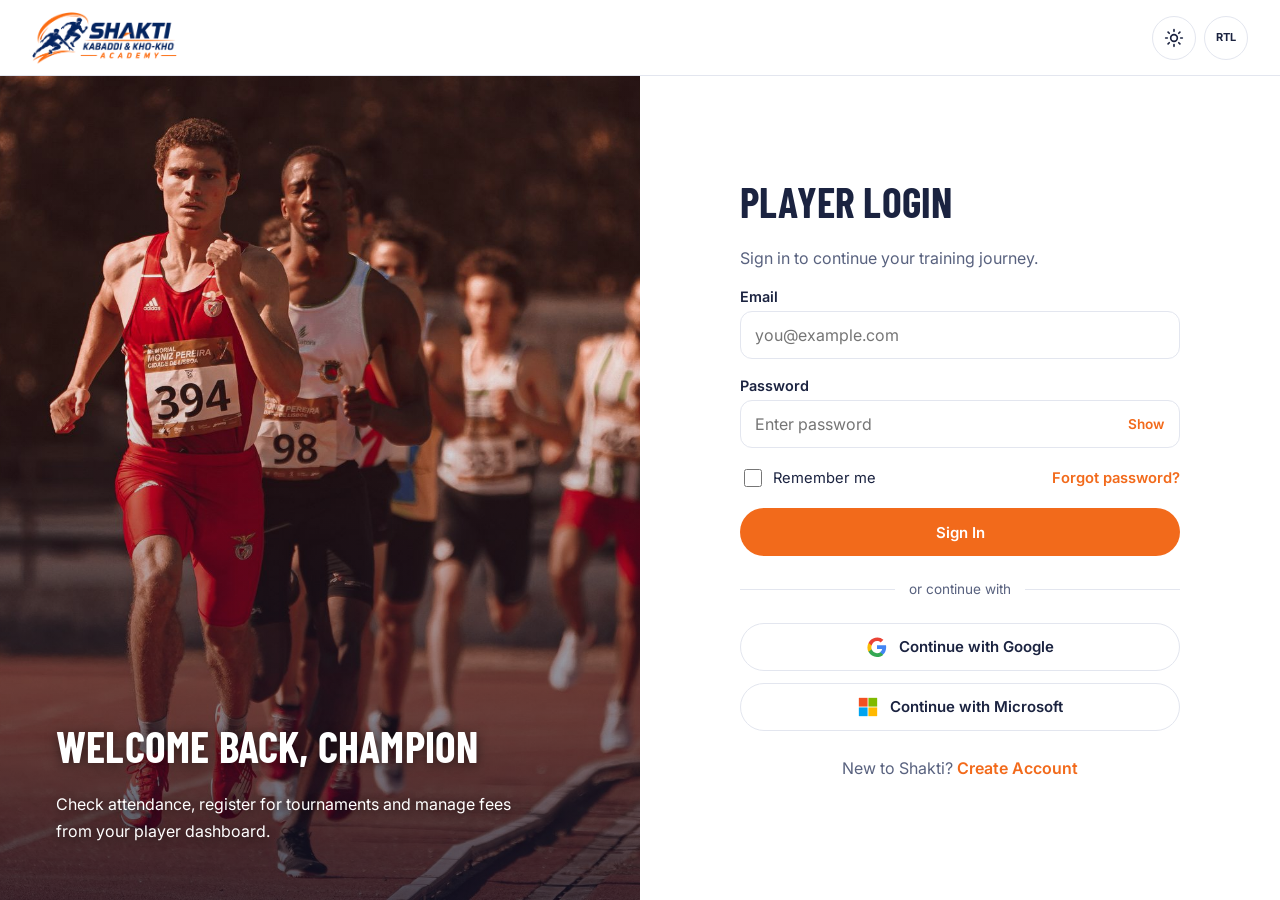
<file: login.html>
<!DOCTYPE html>
<html lang="en" data-theme="light" dir="ltr">
<head>
<meta charset="UTF-8">
<meta name="viewport" content="width=device-width,initial-scale=1">
<title>Player Login | Shakti Academy</title>
<link rel="icon" href="assets/img/favicon.ico" sizes="any">
<link rel="icon" type="image/png" href="assets/img/favicon.png">
<link rel="apple-touch-icon" href="assets/img/apple-touch-icon.png">
<link rel="preconnect" href="https://fonts.googleapis.com">
<link rel="preconnect" href="https://fonts.gstatic.com" crossorigin>
<link href="https://fonts.googleapis.com/css2?family=Barlow+Condensed:wght@600;700&family=Inter:wght@400;500;600&display=swap" rel="stylesheet">
<link rel="stylesheet" href="assets/css/style.css">
<link rel="stylesheet" href="assets/css/app.css">
<link rel="stylesheet" href="assets/css/responsive.css">
<script src="assets/js/main.js"></script>
</head>
<body>
<header class="auth-nav"><div class="container"><a href="index.html" class="brand" aria-label="Shakti Academy home"><img class="brand-logo logo-light" src="assets/img/logo.png" alt="Shakti Kabaddi &amp; Kho-Kho Academy" width="640" height="229"><img class="brand-logo logo-dark" src="assets/img/logo-dark.png" alt="" aria-hidden="true" width="640" height="229"></a><div class="nav-tools">
<button class="icon-btn" data-theme-toggle aria-label="Toggle light or dark mode"><svg class="icon-moon" viewBox="0 0 24 24" fill="none" stroke="currentColor" stroke-width="2"><path d="M21 12.8A9 9 0 1 1 11.2 3a7 7 0 0 0 9.8 9.8z"/></svg><svg class="icon-sun" viewBox="0 0 24 24" fill="none" stroke="currentColor" stroke-width="2" stroke-linecap="round"><circle cx="12" cy="12" r="4"/><path d="M12 2v2M12 20v2M4.9 4.9l1.4 1.4M17.7 17.7l1.4 1.4M2 12h2M20 12h2M4.9 19.1l1.4-1.4M17.7 6.3l1.4-1.4"/></svg></button>
<button class="icon-btn" data-dir-toggle aria-label="Toggle left-to-right or right-to-left">RTL</button></div></div></header>
<main class="auth">
  <section class="auth-visual" style="--hero-img:url('../img/pexels-12698192.jpeg')"><div><h2>Welcome Back, Champion</h2><p>Check attendance, register for tournaments and manage fees from your player dashboard.</p></div></section>
  <section class="auth-form"><div class="auth-box">
    <h1>Player Login</h1><p>Sign in to continue your training journey.</p>
    <form class="form" data-validate data-next="dashboard.html" novalidate>
      <div class="field"><label for="lemail">Email</label><input id="lemail" type="email" placeholder="you@example.com" required ><span class="err">Enter a valid email address</span></div>
      <div class="field"><label for="lpass">Password</label><div class="pw-wrap"><input id="lpass" type="password" placeholder="Enter password" required data-min="6"><button type="button" data-pw-toggle="lpass">Show</button></div><span class="err">Password must be at least 6 characters</span></div>
      <div class="row-between"><label class="check"><input type="checkbox"> Remember me</label><a href="login.html" class="link">Forgot password?</a></div>
      <button class="btn btn-primary" type="submit" style="width:100%">Sign In</button>
    </form>
    <div class="divider">or continue with</div>
    <div class="social"><button type="button" class="btn-social" data-social><svg viewBox="0 0 24 24"><path fill="#4285F4" d="M23 12.3c0-.8-.1-1.5-.2-2.3H12v4.4h6.2a5.3 5.3 0 0 1-2.3 3.5v2.9h3.7c2.2-2 3.4-5 3.4-8.5z"/><path fill="#34A853" d="M12 24c3.1 0 5.7-1 7.6-2.8l-3.7-2.9c-1 .7-2.3 1.1-3.9 1.1-3 0-5.5-2-6.4-4.7H1.8v3A12 12 0 0 0 12 24z"/><path fill="#FBBC05" d="M5.6 14.7a7.2 7.2 0 0 1 0-4.6v-3H1.8a12 12 0 0 0 0 10.7z"/><path fill="#EA4335" d="M12 4.8c1.7 0 3.2.6 4.4 1.7l3.3-3.3A12 12 0 0 0 1.8 7.1l3.8 3c.9-2.7 3.4-5.3 6.4-5.3z"/></svg> Continue with Google</button><button type="button" class="btn-social" data-social><svg viewBox="0 0 24 24"><path fill="#F25022" d="M1 1h10.5v10.5H1z"/><path fill="#7FBA00" d="M12.5 1H23v10.5H12.5z"/><path fill="#00A4EF" d="M1 12.5h10.5V23H1z"/><path fill="#FFB900" d="M12.5 12.5H23V23H12.5z"/></svg> Continue with Microsoft</button></div>
    <p class="switch">New to Shakti? <a href="create-account.html" class="link">Create Account</a></p>
  </div></section>
</main>
</body>
</html>
</file>
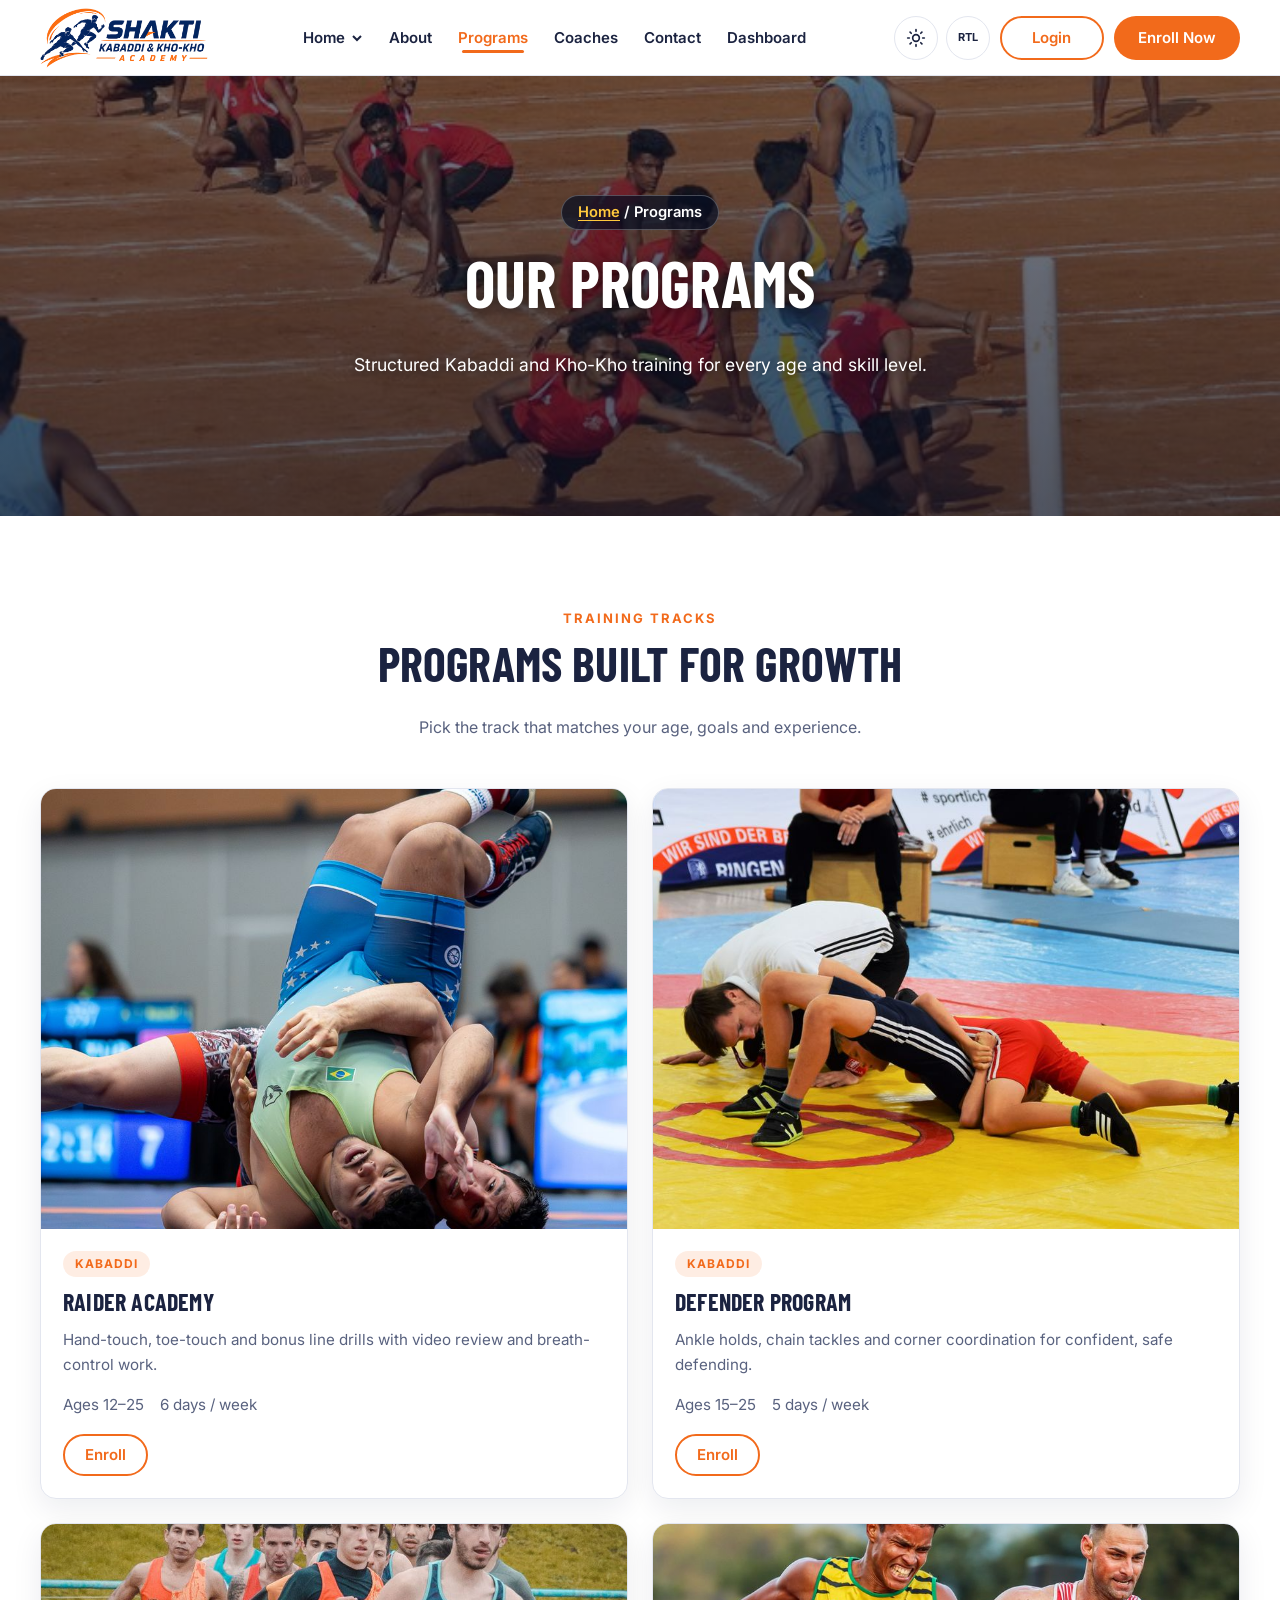
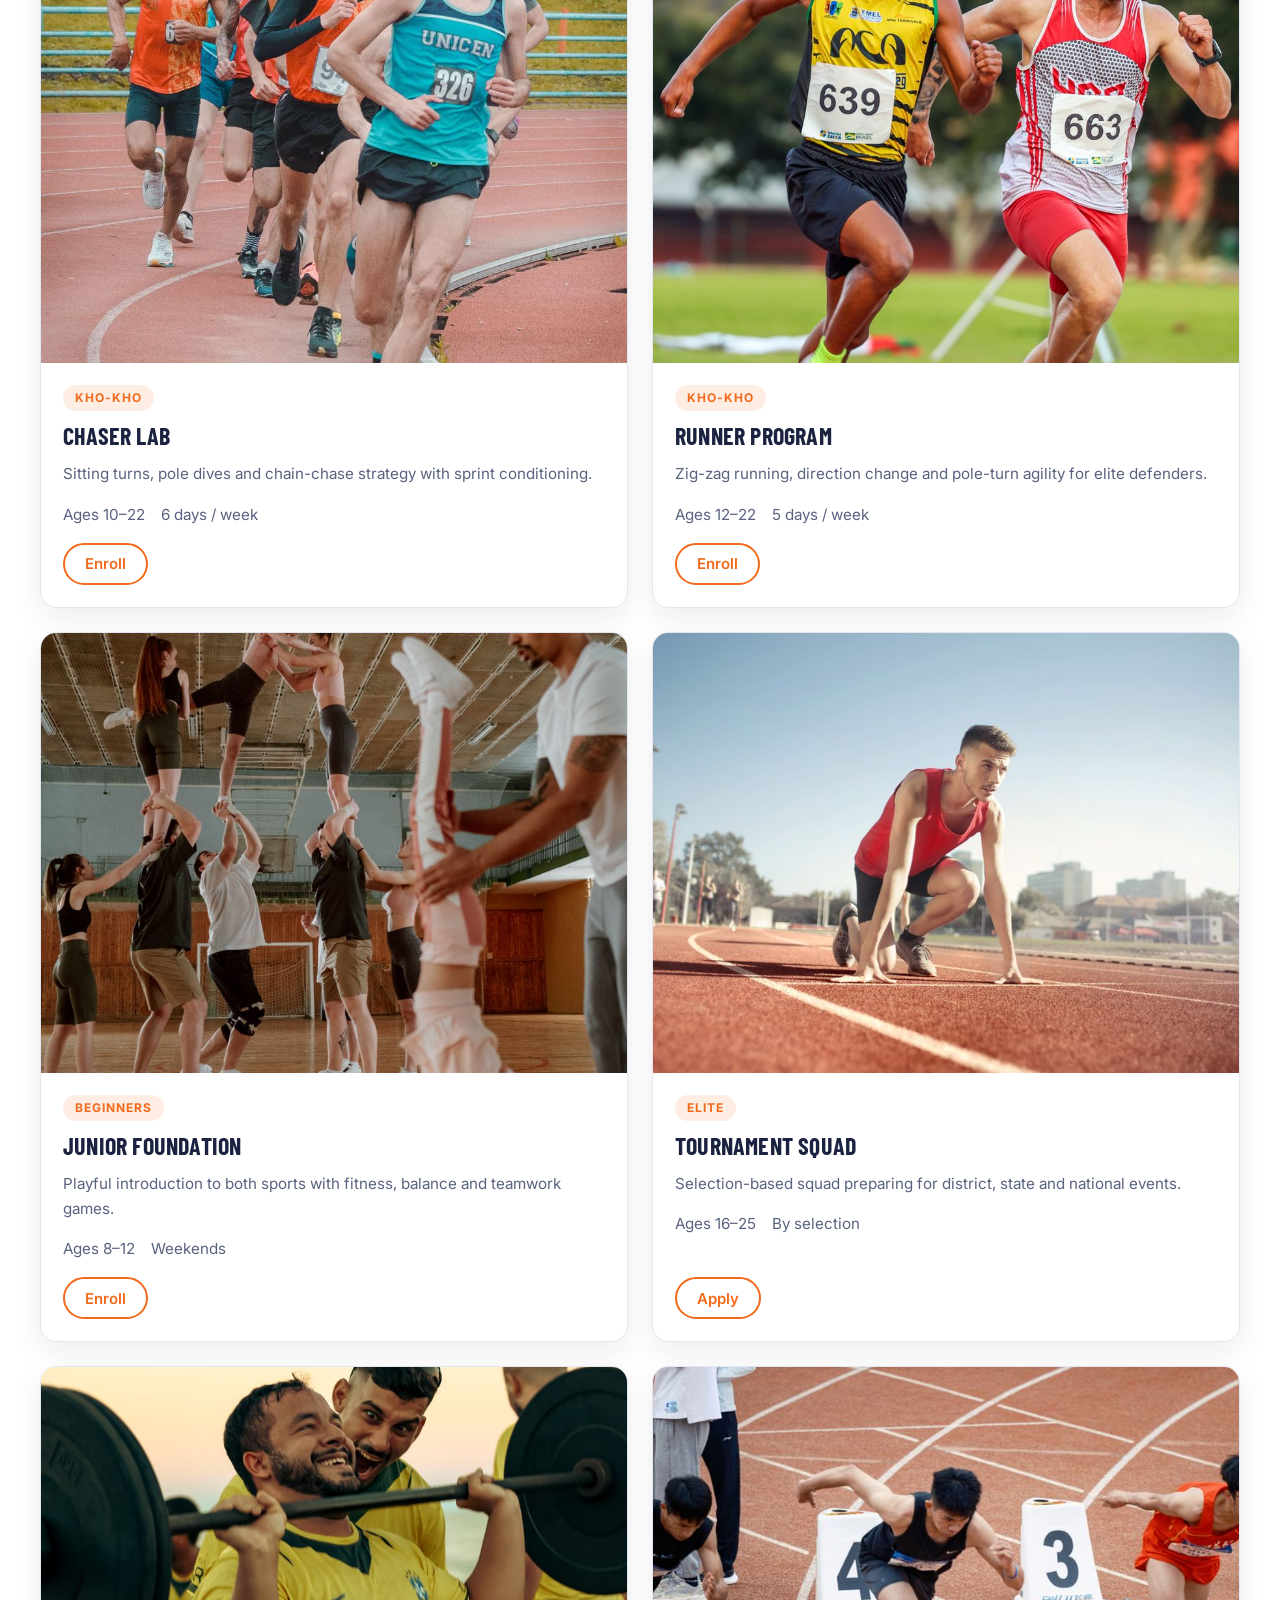
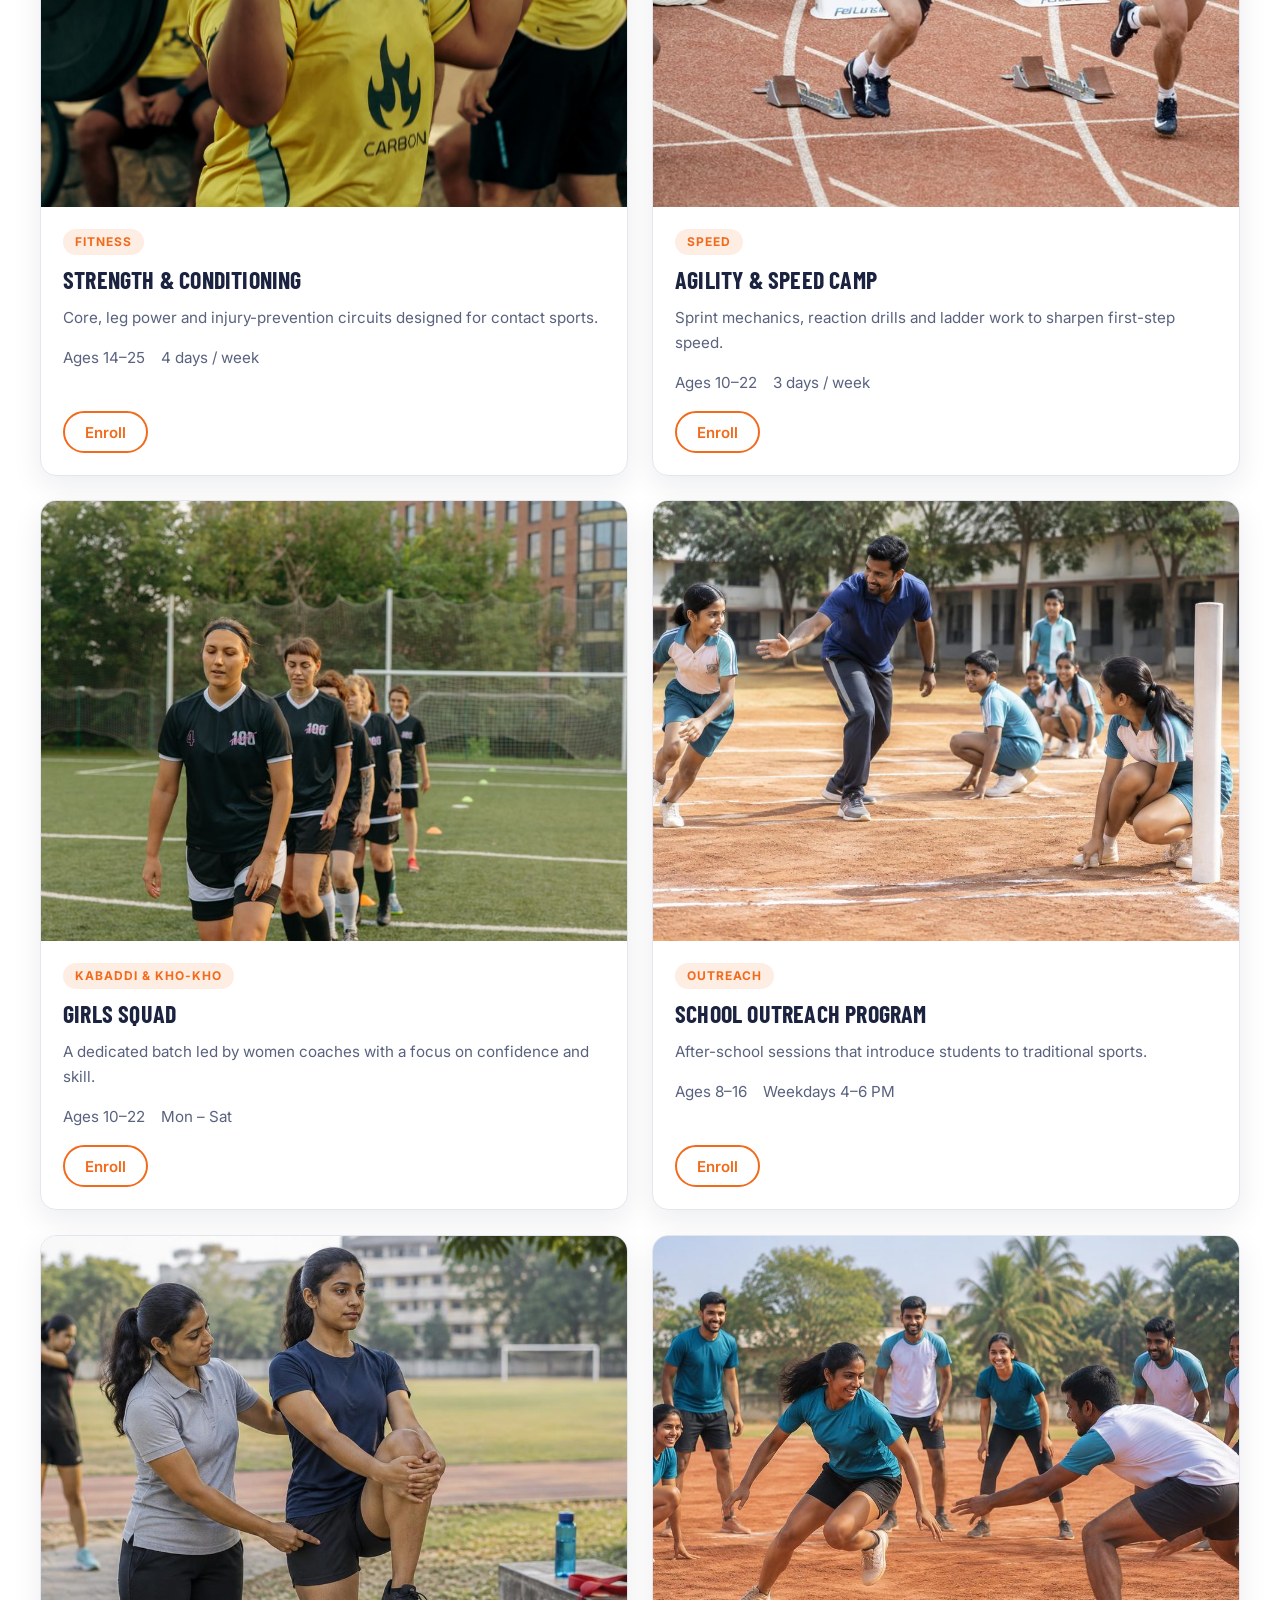
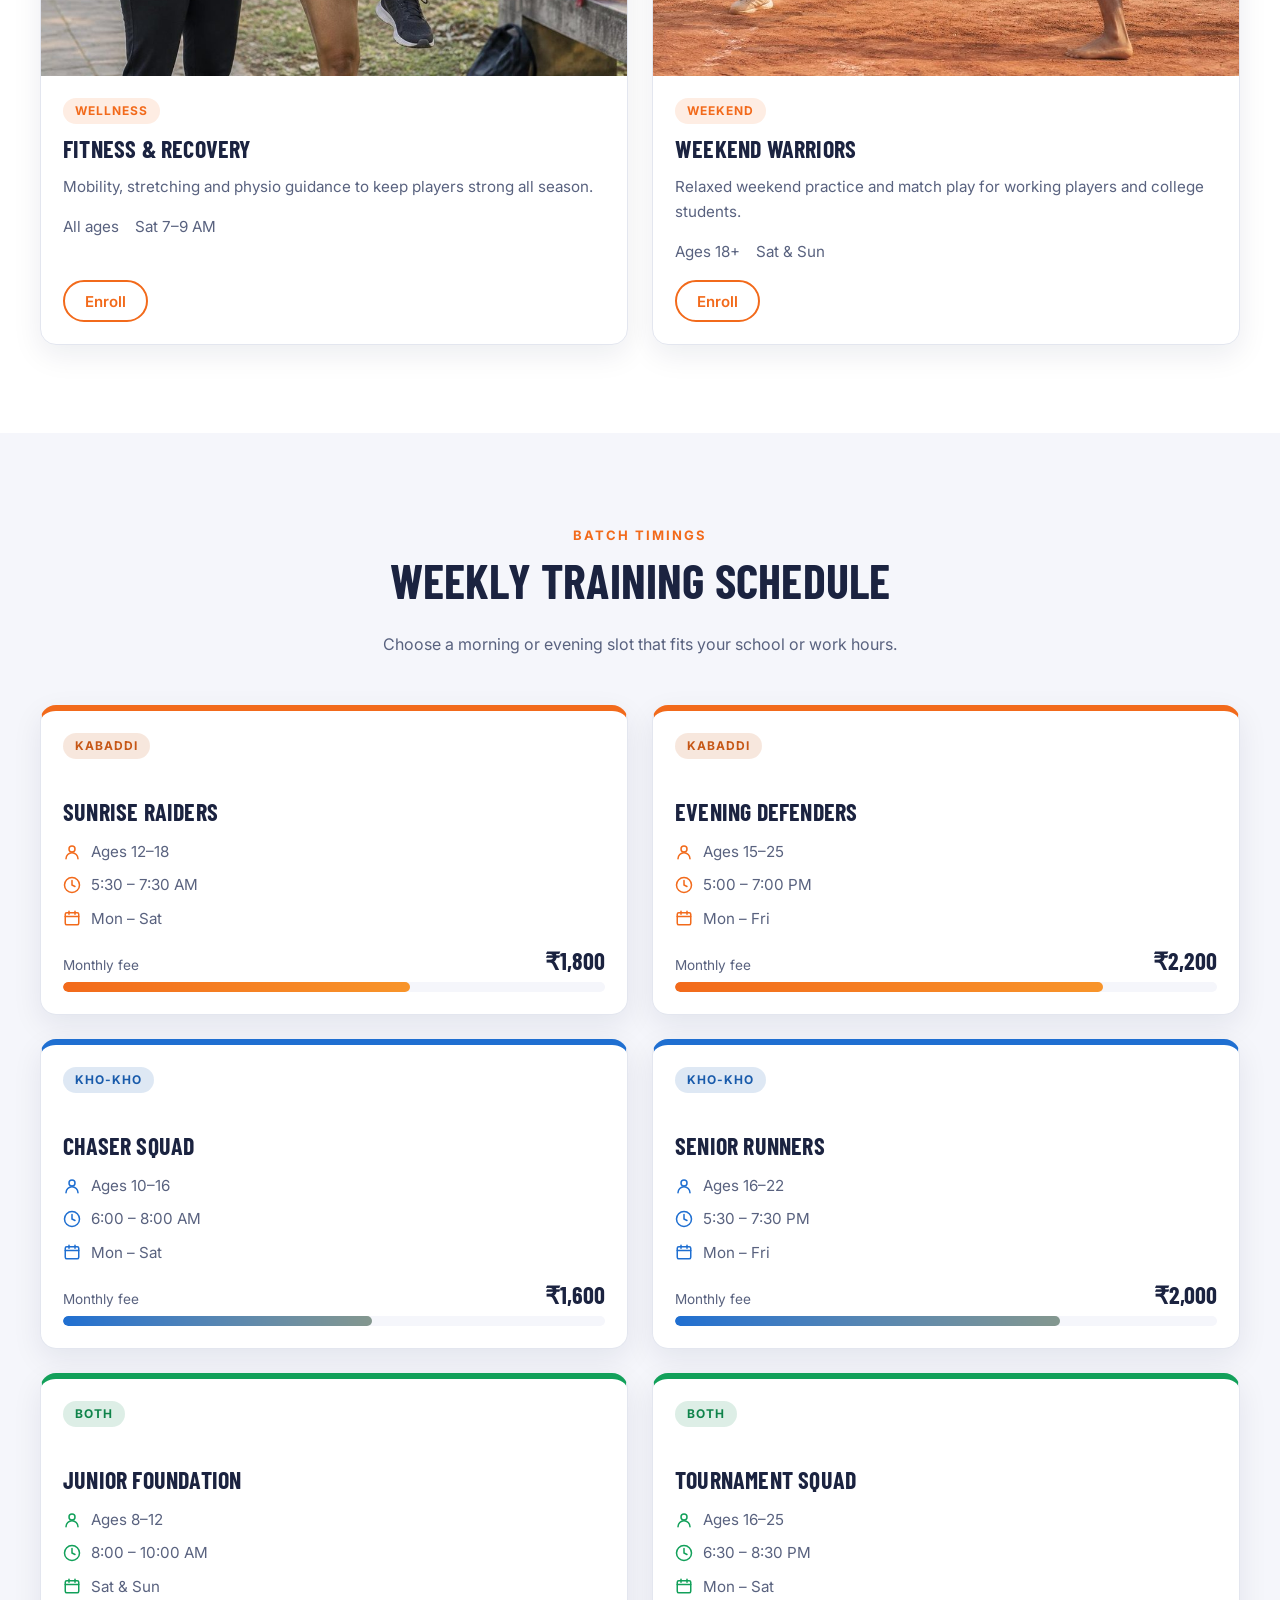
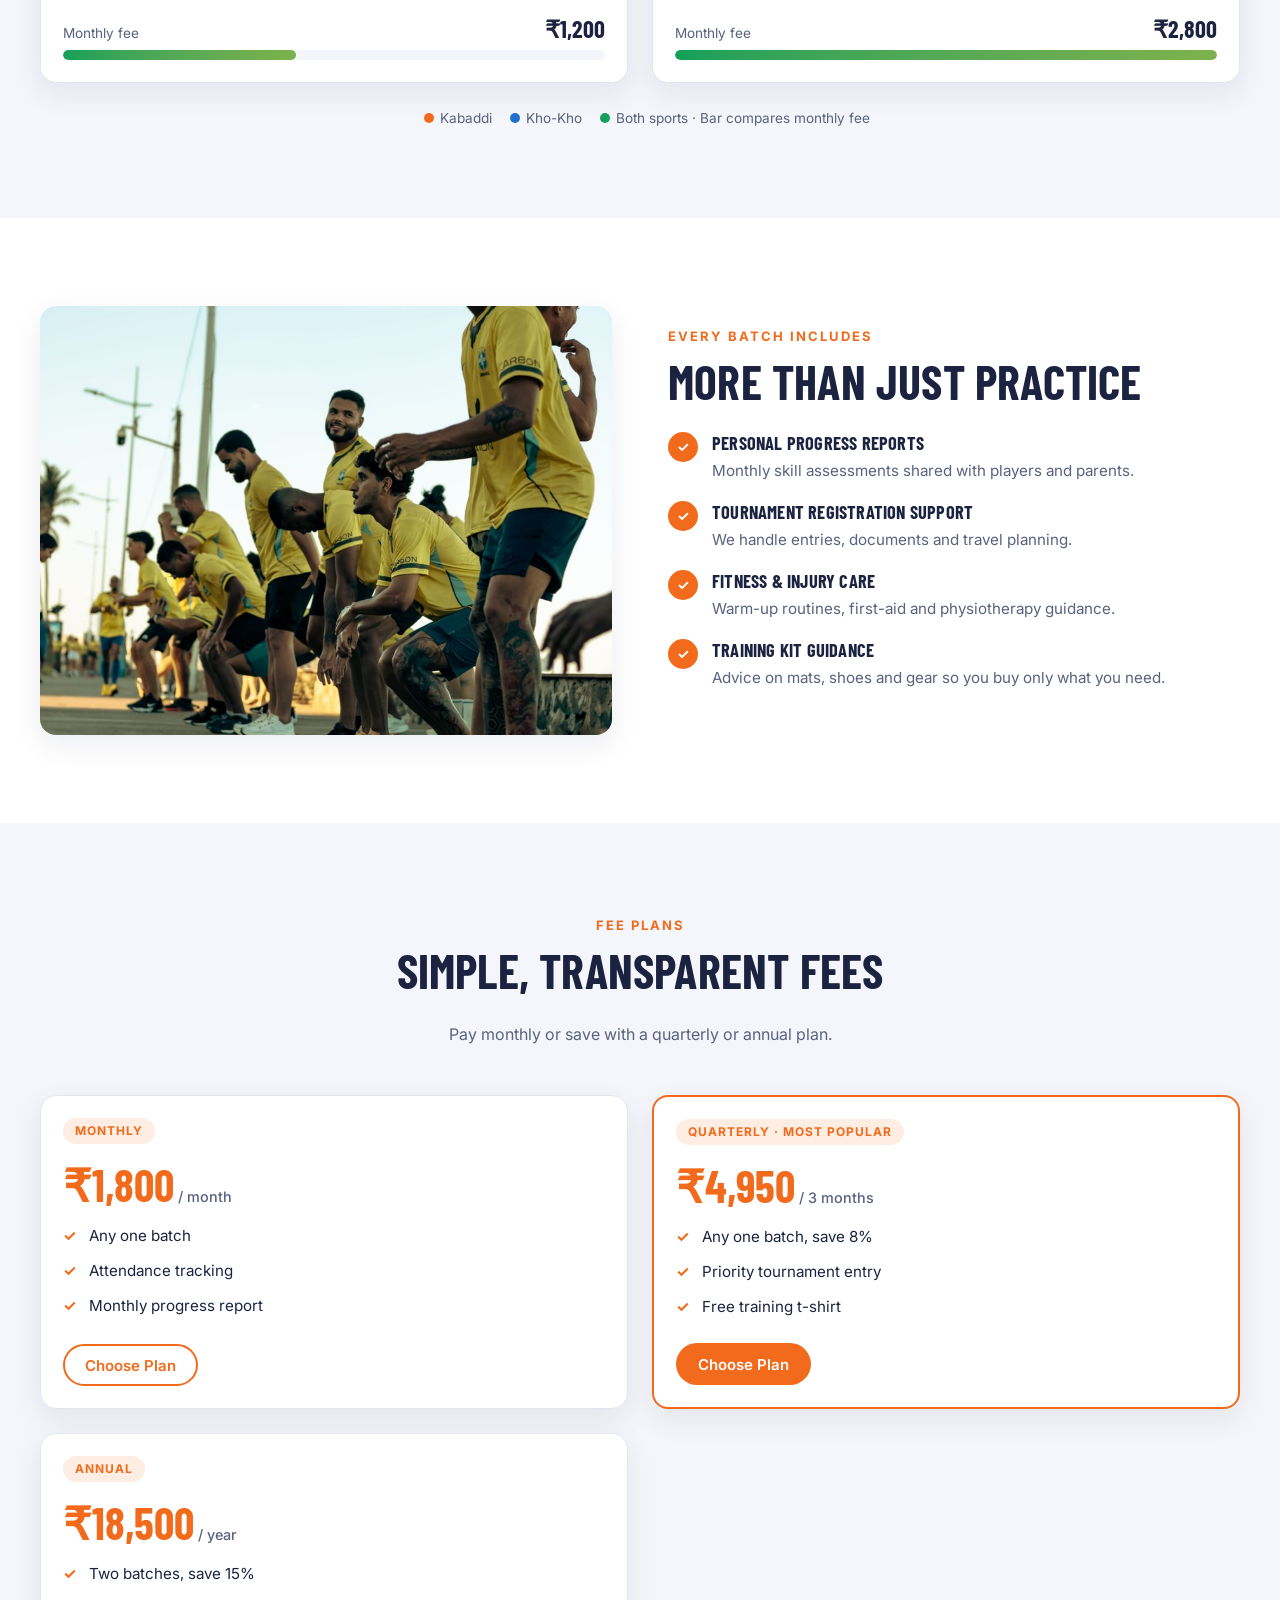
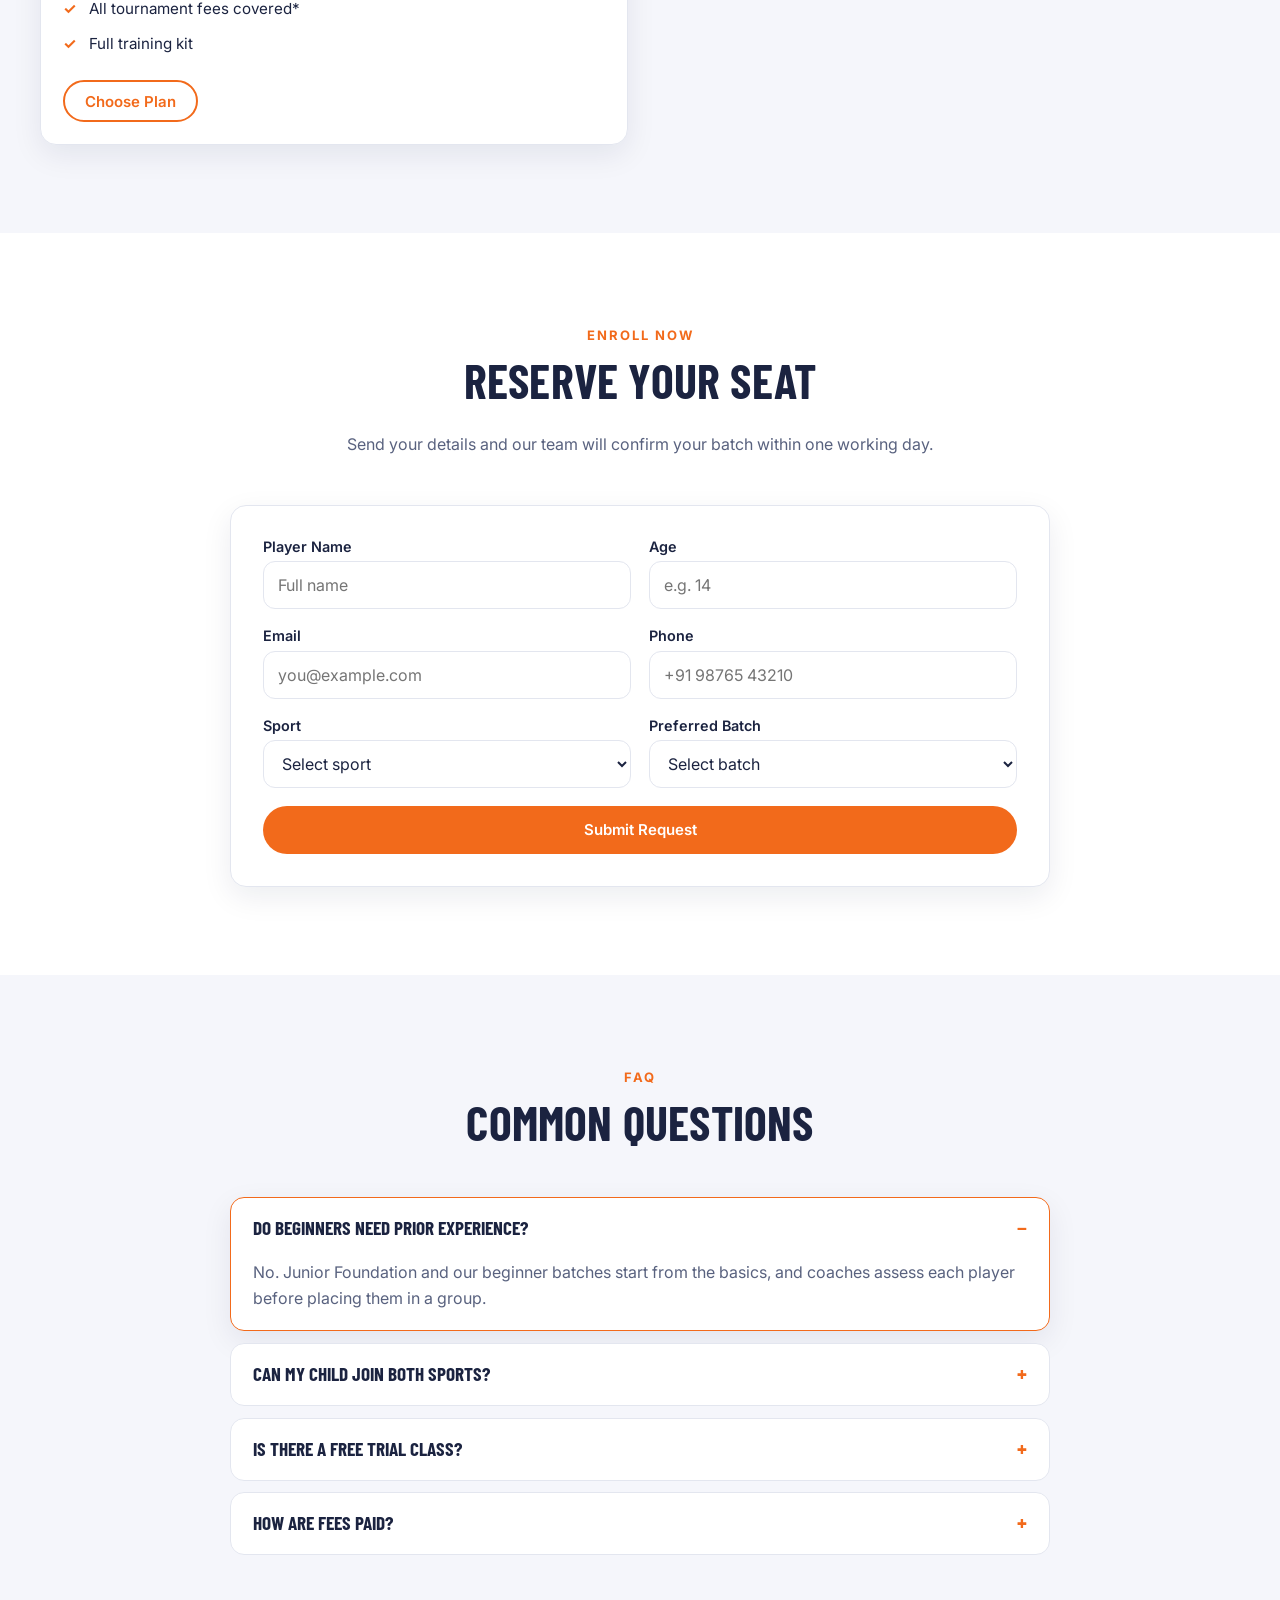
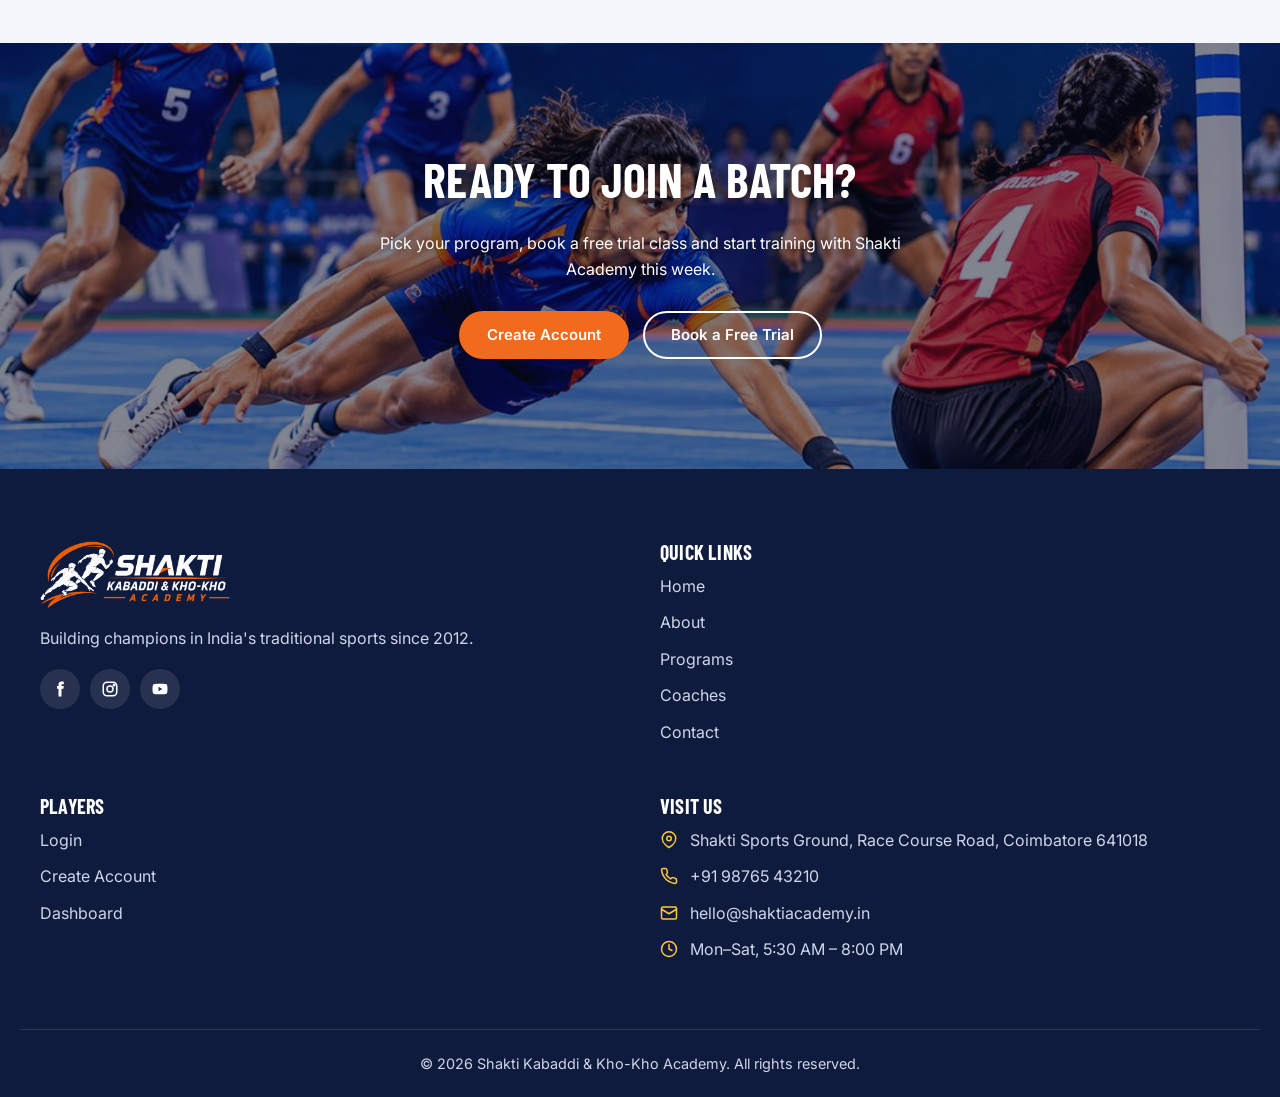
<file: programs.html>
<!DOCTYPE html>
<html lang="en" data-theme="light" dir="ltr">
<head>
<meta charset="UTF-8">
<meta name="viewport" content="width=device-width,initial-scale=1">
<title>Programs | Shakti Kabaddi &amp; Kho-Kho Academy</title>
<meta name="description" content="Kabaddi and Kho-Kho programs, batch timings, fee plans and enrollment.">
<link rel="icon" href="assets/img/favicon.ico" sizes="any">
<link rel="icon" type="image/png" href="assets/img/favicon.png">
<link rel="apple-touch-icon" href="assets/img/apple-touch-icon.png">
<link rel="preconnect" href="https://fonts.googleapis.com">
<link rel="preconnect" href="https://fonts.gstatic.com" crossorigin>
<link href="https://fonts.googleapis.com/css2?family=Barlow+Condensed:wght@600;700&family=Inter:wght@400;500;600&display=swap" rel="stylesheet">
<link rel="stylesheet" href="assets/css/style.css">
<link rel="stylesheet" href="assets/css/responsive.css">
<script src="assets/js/main.js"></script>
</head>
<body>
<header class="site-header">
  <div class="container nav-inner">
    <a href="index.html" class="brand" aria-label="Shakti Academy home"><img class="brand-logo logo-light" src="assets/img/logo.png" alt="Shakti Kabaddi &amp; Kho-Kho Academy" width="640" height="229"><img class="brand-logo logo-dark" src="assets/img/logo-dark.png" alt="" aria-hidden="true" width="640" height="229"></a>
    <button class="icon-btn menu-toggle" aria-label="Open menu" aria-expanded="false"><svg class="i-open" viewBox="0 0 24 24" fill="none" stroke="currentColor" stroke-width="2" stroke-linecap="round"><path d="M3 6h18M3 12h18M3 18h18"/></svg><svg class="i-close" viewBox="0 0 24 24" fill="none" stroke="currentColor" stroke-width="2" stroke-linecap="round"><path d="M6 6l12 12M18 6 6 18"/></svg></button>
    <nav class="main-nav" aria-label="Main">
      <ul class="nav-links">
        <li class="has-dd">
          <button class="nav-link dd-toggle" aria-expanded="false">Home <svg width="12" height="12" viewBox="0 0 12 12" fill="none" stroke="currentColor" stroke-width="2"><path d="m2 4 4 4 4-4"/></svg></button>
          <div class="dd-menu"><a href="index.html" >Home 1</a><a href="home-2.html">Home 2</a></div>
        </li>
        <li><a class="nav-link" href="about.html">About</a></li>
        <li><a class="nav-link active" href="programs.html">Programs</a></li>
        <li><a class="nav-link" href="coaches.html">Coaches</a></li>
        <li><a class="nav-link" href="contact.html">Contact</a></li>
        <li><a class="nav-link" href="dashboard.html">Dashboard</a></li>
      </ul>
      <div class="nav-actions">
        <div class="nav-tools">
          <button class="icon-btn" data-theme-toggle aria-label="Toggle light or dark mode"><svg class="icon-moon" viewBox="0 0 24 24" fill="none" stroke="currentColor" stroke-width="2"><path d="M21 12.8A9 9 0 1 1 11.2 3a7 7 0 0 0 9.8 9.8z"/></svg><svg class="icon-sun" viewBox="0 0 24 24" fill="none" stroke="currentColor" stroke-width="2" stroke-linecap="round"><circle cx="12" cy="12" r="4"/><path d="M12 2v2M12 20v2M4.9 4.9l1.4 1.4M17.7 17.7l1.4 1.4M2 12h2M20 12h2M4.9 19.1l1.4-1.4M17.7 6.3l1.4-1.4"/></svg></button>
          <button class="icon-btn" data-dir-toggle aria-label="Toggle left-to-right or right-to-left">RTL</button>
        </div>
        <a href="login.html" class="btn btn-outline btn-nav">Login</a>
        <a href="programs.html#enroll" class="btn btn-primary btn-nav">Enroll Now</a>
      </div>
    </nav>
  </div>
</header>
<main>
<section class="page-hero" style="--hero-img:url('../img/hero-programs.jpg')">
  <div class="container"><div class="crumbs"><a href="index.html">Home</a> / Programs</div><h1>Our Programs</h1><p>Structured Kabaddi and Kho-Kho training for every age and skill level.</p></div>
</section>

<!-- 2. PROGRAM CARDS -->
<section class="section">
  <div class="container">
    <div class="section-head"><span class="eyebrow">Training Tracks</span><h2>Programs Built for Growth</h2><p>Pick the track that matches your age, goals and experience.</p></div>
    <div class="grid grid-3">
      <article class="card"><img src="assets/img/pexels-38163412.jpeg" alt="Kabaddi raider training" loading="lazy"><div class="card-body"><span class="tag">Kabaddi</span><h3>Raider Academy</h3><p>Hand-touch, toe-touch and bonus line drills with video review and breath-control work.</p><p class="meta"><span>Ages 12–25</span><span>6 days / week</span></p><a href="#enroll" class="btn btn-outline">Enroll</a></div></article>
      <article class="card"><img src="assets/img/pexels-12873793.jpeg" alt="Kabaddi defender training" loading="lazy"><div class="card-body"><span class="tag">Kabaddi</span><h3>Defender Program</h3><p>Ankle holds, chain tackles and corner coordination for confident, safe defending.</p><p class="meta"><span>Ages 15–25</span><span>5 days / week</span></p><a href="#enroll" class="btn btn-outline">Enroll</a></div></article>
      <article class="card"><img src="assets/img/pexels-15292660.jpeg" alt="Kho-Kho chaser training" loading="lazy"><div class="card-body"><span class="tag">Kho-Kho</span><h3>Chaser Lab</h3><p>Sitting turns, pole dives and chain-chase strategy with sprint conditioning.</p><p class="meta"><span>Ages 10–22</span><span>6 days / week</span></p><a href="#enroll" class="btn btn-outline">Enroll</a></div></article>
      <article class="card"><img src="assets/img/pexels-38137157.jpeg" alt="Kho-Kho runner training" loading="lazy"><div class="card-body"><span class="tag">Kho-Kho</span><h3>Runner Program</h3><p>Zig-zag running, direction change and pole-turn agility for elite defenders.</p><p class="meta"><span>Ages 12–22</span><span>5 days / week</span></p><a href="#enroll" class="btn btn-outline">Enroll</a></div></article>
      <article class="card"><img src="assets/img/pexels-7339116.jpeg" alt="Junior foundation batch" loading="lazy"><div class="card-body"><span class="tag">Beginners</span><h3>Junior Foundation</h3><p>Playful introduction to both sports with fitness, balance and teamwork games.</p><p class="meta"><span>Ages 8–12</span><span>Weekends</span></p><a href="#enroll" class="btn btn-outline">Enroll</a></div></article>
      <article class="card"><img src="assets/img/pexels-3760259.jpeg" alt="Elite tournament squad" loading="lazy"><div class="card-body"><span class="tag">Elite</span><h3>Tournament Squad</h3><p>Selection-based squad preparing for district, state and national events.</p><p class="meta"><span>Ages 16–25</span><span>By selection</span></p><a href="#enroll" class="btn btn-outline">Apply</a></div></article>
      <article class="card"><img src="assets/img/pexels-39214340.jpeg" alt="Strength &amp; Conditioning" loading="lazy"><div class="card-body"><span class="tag">Fitness</span><h3>Strength &amp; Conditioning</h3><p>Core, leg power and injury-prevention circuits designed for contact sports.</p><p class="meta"><span>Ages 14–25</span><span>4 days / week</span></p><a href="#enroll" class="btn btn-outline">Enroll</a></div></article>
      <article class="card"><img src="assets/img/pexels-19787364.jpeg" alt="Agility &amp; Speed Camp" loading="lazy"><div class="card-body"><span class="tag">Speed</span><h3>Agility &amp; Speed Camp</h3><p>Sprint mechanics, reaction drills and ladder work to sharpen first-step speed.</p><p class="meta"><span>Ages 10–22</span><span>3 days / week</span></p><a href="#enroll" class="btn btn-outline">Enroll</a></div></article>
      <article class="card"><img src="assets/img/pexels-9442068.jpeg" alt="Girls Squad" loading="lazy"><div class="card-body"><span class="tag">Kabaddi &amp; Kho-Kho</span><h3>Girls Squad</h3><p>A dedicated batch led by women coaches with a focus on confidence and skill.</p><p class="meta"><span>Ages 10–22</span><span>Mon – Sat</span></p><a href="#enroll" class="btn btn-outline">Enroll</a></div></article>
      <article class="card"><img src="assets/img/school-outreach.jpg" alt="School Outreach Program" loading="lazy"><div class="card-body"><span class="tag">Outreach</span><h3>School Outreach Program</h3><p>After-school sessions that introduce students to traditional sports.</p><p class="meta"><span>Ages 8–16</span><span>Weekdays 4–6 PM</span></p><a href="#enroll" class="btn btn-outline">Enroll</a></div></article>
      <article class="card"><img src="assets/img/fitness-recovery.jpg" alt="Fitness &amp; Recovery" loading="lazy"><div class="card-body"><span class="tag">Wellness</span><h3>Fitness &amp; Recovery</h3><p>Mobility, stretching and physio guidance to keep players strong all season.</p><p class="meta"><span>All ages</span><span>Sat 7–9 AM</span></p><a href="#enroll" class="btn btn-outline">Enroll</a></div></article>
      <article class="card"><img src="assets/img/weekend-warriors.jpg" alt="Weekend Warriors" loading="lazy"><div class="card-body"><span class="tag">Weekend</span><h3>Weekend Warriors</h3><p>Relaxed weekend practice and match play for working players and college students.</p><p class="meta"><span>Ages 18+</span><span>Sat &amp; Sun</span></p><a href="#enroll" class="btn btn-outline">Enroll</a></div></article>
    </div>
  </div>
</section>

<!-- 3. SCHEDULE -->
<section class="section section-alt">
  <div class="container">
    <div class="section-head"><span class="eyebrow">Batch Timings</span><h2>Weekly Training Schedule</h2><p>Choose a morning or evening slot that fits your school or work hours.</p></div>
    <div class="batch-grid">
      <article class="batch-box kab"><header><span class="tag">Kabaddi</span></header><h3>Sunrise Raiders</h3><ul class="batch-meta"><li><svg viewBox="0 0 24 24" fill="none" stroke="currentColor" stroke-width="2" stroke-linecap="round"><circle cx="12" cy="8" r="4"/><path d="M4 21a8 8 0 0 1 16 0"/></svg>Ages 12–18</li><li><svg viewBox="0 0 24 24" fill="none" stroke="currentColor" stroke-width="2" stroke-linecap="round"><circle cx="12" cy="12" r="10"/><path d="M12 6v6l4 2"/></svg>5:30 – 7:30 AM</li><li><svg viewBox="0 0 24 24" fill="none" stroke="currentColor" stroke-width="2" stroke-linecap="round"><rect x="3" y="5" width="18" height="16" rx="2"/><path d="M3 10h18M8 3v4M16 3v4"/></svg>Mon – Sat</li></ul><div class="bar-row"><span>Monthly fee</span><strong>&#8377;1,800</strong></div><div class="bar"><i style="width:64%"></i></div></article>
      <article class="batch-box kab"><header><span class="tag">Kabaddi</span></header><h3>Evening Defenders</h3><ul class="batch-meta"><li><svg viewBox="0 0 24 24" fill="none" stroke="currentColor" stroke-width="2" stroke-linecap="round"><circle cx="12" cy="8" r="4"/><path d="M4 21a8 8 0 0 1 16 0"/></svg>Ages 15–25</li><li><svg viewBox="0 0 24 24" fill="none" stroke="currentColor" stroke-width="2" stroke-linecap="round"><circle cx="12" cy="12" r="10"/><path d="M12 6v6l4 2"/></svg>5:00 – 7:00 PM</li><li><svg viewBox="0 0 24 24" fill="none" stroke="currentColor" stroke-width="2" stroke-linecap="round"><rect x="3" y="5" width="18" height="16" rx="2"/><path d="M3 10h18M8 3v4M16 3v4"/></svg>Mon – Fri</li></ul><div class="bar-row"><span>Monthly fee</span><strong>&#8377;2,200</strong></div><div class="bar"><i style="width:79%"></i></div></article>
      <article class="batch-box kho"><header><span class="tag">Kho-Kho</span></header><h3>Chaser Squad</h3><ul class="batch-meta"><li><svg viewBox="0 0 24 24" fill="none" stroke="currentColor" stroke-width="2" stroke-linecap="round"><circle cx="12" cy="8" r="4"/><path d="M4 21a8 8 0 0 1 16 0"/></svg>Ages 10–16</li><li><svg viewBox="0 0 24 24" fill="none" stroke="currentColor" stroke-width="2" stroke-linecap="round"><circle cx="12" cy="12" r="10"/><path d="M12 6v6l4 2"/></svg>6:00 – 8:00 AM</li><li><svg viewBox="0 0 24 24" fill="none" stroke="currentColor" stroke-width="2" stroke-linecap="round"><rect x="3" y="5" width="18" height="16" rx="2"/><path d="M3 10h18M8 3v4M16 3v4"/></svg>Mon – Sat</li></ul><div class="bar-row"><span>Monthly fee</span><strong>&#8377;1,600</strong></div><div class="bar"><i style="width:57%"></i></div></article>
      <article class="batch-box kho"><header><span class="tag">Kho-Kho</span></header><h3>Senior Runners</h3><ul class="batch-meta"><li><svg viewBox="0 0 24 24" fill="none" stroke="currentColor" stroke-width="2" stroke-linecap="round"><circle cx="12" cy="8" r="4"/><path d="M4 21a8 8 0 0 1 16 0"/></svg>Ages 16–22</li><li><svg viewBox="0 0 24 24" fill="none" stroke="currentColor" stroke-width="2" stroke-linecap="round"><circle cx="12" cy="12" r="10"/><path d="M12 6v6l4 2"/></svg>5:30 – 7:30 PM</li><li><svg viewBox="0 0 24 24" fill="none" stroke="currentColor" stroke-width="2" stroke-linecap="round"><rect x="3" y="5" width="18" height="16" rx="2"/><path d="M3 10h18M8 3v4M16 3v4"/></svg>Mon – Fri</li></ul><div class="bar-row"><span>Monthly fee</span><strong>&#8377;2,000</strong></div><div class="bar"><i style="width:71%"></i></div></article>
      <article class="batch-box both"><header><span class="tag">Both</span></header><h3>Junior Foundation</h3><ul class="batch-meta"><li><svg viewBox="0 0 24 24" fill="none" stroke="currentColor" stroke-width="2" stroke-linecap="round"><circle cx="12" cy="8" r="4"/><path d="M4 21a8 8 0 0 1 16 0"/></svg>Ages 8–12</li><li><svg viewBox="0 0 24 24" fill="none" stroke="currentColor" stroke-width="2" stroke-linecap="round"><circle cx="12" cy="12" r="10"/><path d="M12 6v6l4 2"/></svg>8:00 – 10:00 AM</li><li><svg viewBox="0 0 24 24" fill="none" stroke="currentColor" stroke-width="2" stroke-linecap="round"><rect x="3" y="5" width="18" height="16" rx="2"/><path d="M3 10h18M8 3v4M16 3v4"/></svg>Sat &amp; Sun</li></ul><div class="bar-row"><span>Monthly fee</span><strong>&#8377;1,200</strong></div><div class="bar"><i style="width:43%"></i></div></article>
      <article class="batch-box both"><header><span class="tag">Both</span></header><h3>Tournament Squad</h3><ul class="batch-meta"><li><svg viewBox="0 0 24 24" fill="none" stroke="currentColor" stroke-width="2" stroke-linecap="round"><circle cx="12" cy="8" r="4"/><path d="M4 21a8 8 0 0 1 16 0"/></svg>Ages 16–25</li><li><svg viewBox="0 0 24 24" fill="none" stroke="currentColor" stroke-width="2" stroke-linecap="round"><circle cx="12" cy="12" r="10"/><path d="M12 6v6l4 2"/></svg>6:30 – 8:30 PM</li><li><svg viewBox="0 0 24 24" fill="none" stroke="currentColor" stroke-width="2" stroke-linecap="round"><rect x="3" y="5" width="18" height="16" rx="2"/><path d="M3 10h18M8 3v4M16 3v4"/></svg>Mon – Sat</li></ul><div class="bar-row"><span>Monthly fee</span><strong>&#8377;2,800</strong></div><div class="bar"><i style="width:100%"></i></div></article>
    </div>
    <p class="batch-legend"><i class="kab"></i>Kabaddi <i class="kho"></i>Kho-Kho <i class="both"></i>Both sports &middot; Bar compares monthly fee</p>
  </div>
</section>

<!-- 4. WHAT YOU GET -->
<section class="section">
  <div class="container split">
    <img src="assets/img/pexels-39214342.jpeg" alt="Players training together with their coach" loading="lazy">
    <div>
      <span class="eyebrow">Every Batch Includes</span><h2>More Than Just Practice</h2>
      <ul class="check-list">
        <li><span class="tick">&#10003;</span><div><h4>Personal Progress Reports</h4><p>Monthly skill assessments shared with players and parents.</p></div></li>
        <li><span class="tick">&#10003;</span><div><h4>Tournament Registration Support</h4><p>We handle entries, documents and travel planning.</p></div></li>
        <li><span class="tick">&#10003;</span><div><h4>Fitness &amp; Injury Care</h4><p>Warm-up routines, first-aid and physiotherapy guidance.</p></div></li>
        <li><span class="tick">&#10003;</span><div><h4>Training Kit Guidance</h4><p>Advice on mats, shoes and gear so you buy only what you need.</p></div></li>
      </ul>
    </div>
  </div>
</section>

<!-- 5. PLANS -->
<section class="section section-alt">
  <div class="container">
    <div class="section-head"><span class="eyebrow">Fee Plans</span><h2>Simple, Transparent Fees</h2><p>Pay monthly or save with a quarterly or annual plan.</p></div>
    <div class="grid grid-3">
      <article class="card plan"><div class="card-body"><span class="tag">Monthly</span><div class="price">&#8377;1,800<small> / month</small></div><ul><li>Any one batch</li><li>Attendance tracking</li><li>Monthly progress report</li></ul><a href="#enroll" class="btn btn-outline">Choose Plan</a></div></article>
      <article class="card plan popular"><div class="card-body"><span class="tag">Quarterly &middot; Most Popular</span><div class="price">&#8377;4,950<small> / 3 months</small></div><ul><li>Any one batch, save 8%</li><li>Priority tournament entry</li><li>Free training t-shirt</li></ul><a href="#enroll" class="btn btn-primary">Choose Plan</a></div></article>
      <article class="card plan"><div class="card-body"><span class="tag">Annual</span><div class="price">&#8377;18,500<small> / year</small></div><ul><li>Two batches, save 15%</li><li>All tournament fees covered*</li><li>Full training kit</li></ul><a href="#enroll" class="btn btn-outline">Choose Plan</a></div></article>
    </div>
  </div>
</section>

<!-- 6. ENROLL FORM -->
<section class="section" id="enroll">
  <div class="container" style="max-width:860px">
    <div class="section-head"><span class="eyebrow">Enroll Now</span><h2>Reserve Your Seat</h2><p>Send your details and our team will confirm your batch within one working day.</p></div>
    <form class="panel form" data-validate novalidate>
      <div class="form-row"><div class="field"><label for="pname">Player Name</label><input id="pname" name="pname" type="text" placeholder="Full name" required><span class="err">This field is required</span></div><div class="field"><label for="page">Age</label><input id="page" name="page" type="number" placeholder="e.g. 14" required><span class="err">This field is required</span></div></div>
      <div class="form-row"><div class="field"><label for="pemail">Email</label><input id="pemail" name="pemail" type="email" placeholder="you@example.com" required><span class="err">Enter a valid email address</span></div><div class="field"><label for="pphone">Phone</label><input id="pphone" name="pphone" type="tel" placeholder="+91 98765 43210" required><span class="err">Enter a valid phone number</span></div></div>
      <div class="form-row">
        <div class="field"><label for="psport">Sport</label><select id="psport" required><option value="">Select sport</option><option>Kabaddi</option><option>Kho-Kho</option><option>Both</option></select><span class="err">Please select a sport</span></div>
        <div class="field"><label for="pbatch">Preferred Batch</label><select id="pbatch" required><option value="">Select batch</option><option>Sunrise Raiders</option><option>Evening Defenders</option><option>Chaser Squad</option><option>Senior Runners</option><option>Junior Foundation</option><option>Tournament Squad</option></select><span class="err">Please select a batch</span></div>
      </div>
      <div class="form-ok" role="status">Thank you! Your enrollment request has been received. We will contact you shortly.</div>
      <button class="btn btn-primary" type="submit" style="width:100%">Submit Request</button>
    </form>
  </div>
</section>

<!-- 7. FAQ -->
<section class="section section-alt">
  <div class="container">
    <div class="section-head"><span class="eyebrow">FAQ</span><h2>Common Questions</h2></div>
    <div class="faq">
      <details name="faq" open><summary>Do beginners need prior experience?</summary><p>No. Junior Foundation and our beginner batches start from the basics, and coaches assess each player before placing them in a group.</p></details>
      <details name="faq"><summary>Can my child join both sports?</summary><p>Yes. The Both-sport batches and the annual plan let players train in Kabaddi and Kho-Kho.</p></details>
      <details name="faq"><summary>Is there a free trial class?</summary><p>Every new player can attend one free trial session. Book it from the Contact page.</p></details>
      <details name="faq"><summary>How are fees paid?</summary><p>Fees are paid monthly, quarterly or yearly through your player dashboard, and a receipt is available for every payment.</p></details>
    </div>
  </div>
</section>
<!-- CTA -->
<section class="cta" style="--hero-img:url('../img/tile-kho-kho.jpg')">
  <div class="container"><h2>Ready to Join a Batch?</h2><p>Pick your program, book a free trial class and start training with Shakti Academy this week.</p><div class="hero-actions"><a href="create-account.html" class="btn btn-primary">Create Account</a><a href="contact.html" class="btn btn-ghost">Book a Free Trial</a></div></div>
</section>
</main>

<footer class="site-footer">
  <div class="container footer-grid">
    <div>
      <a href="index.html" class="brand"><img class="brand-logo logo-light" src="assets/img/logo.png" alt="Shakti Kabaddi &amp; Kho-Kho Academy" width="640" height="229"><img class="brand-logo logo-dark" src="assets/img/logo-dark.png" alt="" aria-hidden="true" width="640" height="229"></a>
      <p>Building champions in India's traditional sports since 2012.</p>
      <div class="footer-social">
        <a href="#" aria-label="Facebook"><svg viewBox="0 0 24 24" fill="currentColor"><path d="M14 8V6.5c0-.7.2-1 1.1-1H17V2h-2.6C11.5 2 10 3.7 10 6.2V8H8v3.5h2V22h4V11.5h2.7L17 8z"/></svg></a>
        <a href="#" aria-label="Instagram"><svg viewBox="0 0 24 24" fill="none" stroke="currentColor" stroke-width="2"><rect x="3" y="3" width="18" height="18" rx="5"/><circle cx="12" cy="12" r="4"/><circle cx="17.5" cy="6.5" r="1" fill="currentColor"/></svg></a>
        <a href="#" aria-label="YouTube"><svg viewBox="0 0 24 24" fill="currentColor"><path d="M21.6 7.2a2.5 2.5 0 0 0-1.8-1.8C18.2 5 12 5 12 5s-6.2 0-7.8.4A2.5 2.5 0 0 0 2.4 7.2C2 8.8 2 12 2 12s0 3.2.4 4.8a2.5 2.5 0 0 0 1.8 1.8C5.8 19 12 19 12 19s6.2 0 7.8-.4a2.5 2.5 0 0 0 1.8-1.8c.4-1.6.4-4.8.4-4.8s0-3.2-.4-4.8zM10 15V9l5.2 3z"/></svg></a>
      </div>
    </div>
    <div><h4>Quick Links</h4><ul><li><a href="index.html">Home</a></li><li><a href="about.html">About</a></li><li><a href="programs.html">Programs</a></li><li><a href="coaches.html">Coaches</a></li><li><a href="contact.html">Contact</a></li></ul></div>
    <div><h4>Players</h4><ul><li><a href="login.html">Login</a></li><li><a href="create-account.html">Create Account</a></li><li><a href="dashboard.html">Dashboard</a></li></ul></div>
    <div><h4>Visit Us</h4><ul class="footer-contact"><li><svg viewBox="0 0 24 24" fill="none" stroke="currentColor" stroke-width="2" stroke-linecap="round" stroke-linejoin="round" aria-hidden="true"><path d="M21 10c0 7-9 12-9 12S3 17 3 10a9 9 0 0 1 18 0z"/><circle cx="12" cy="10" r="3"/></svg><span>Shakti Sports Ground, Race Course Road, Coimbatore 641018</span></li><li><svg viewBox="0 0 24 24" fill="none" stroke="currentColor" stroke-width="2" stroke-linecap="round" stroke-linejoin="round" aria-hidden="true"><path d="M22 16.9v3a2 2 0 0 1-2.2 2 19.8 19.8 0 0 1-8.6-3.1 19.5 19.5 0 0 1-6-6A19.8 19.8 0 0 1 2.1 4.2 2 2 0 0 1 4.1 2h3a2 2 0 0 1 2 1.7c.1 1 .4 1.9.7 2.8a2 2 0 0 1-.5 2.1L8 9.9a16 16 0 0 0 6 6l1.3-1.3a2 2 0 0 1 2.1-.4c.9.3 1.8.6 2.8.7a2 2 0 0 1 1.7 2z"/></svg><a href="tel:+919876543210">+91 98765 43210</a></li><li><svg viewBox="0 0 24 24" fill="none" stroke="currentColor" stroke-width="2" stroke-linecap="round" stroke-linejoin="round" aria-hidden="true"><rect x="2" y="4" width="20" height="16" rx="2"/><path d="m22 7-10 6L2 7"/></svg><a href="mailto:hello@shaktiacademy.in">hello@shaktiacademy.in</a></li><li><svg viewBox="0 0 24 24" fill="none" stroke="currentColor" stroke-width="2" stroke-linecap="round" stroke-linejoin="round" aria-hidden="true"><circle cx="12" cy="12" r="10"/><path d="M12 6v6l4 2"/></svg><span>Mon–Sat, 5:30 AM – 8:00 PM</span></li></ul></div>
  </div>
  <div class="container footer-bottom">&copy; <span id="year">2026</span> Shakti Kabaddi &amp; Kho-Kho Academy. All rights reserved.</div>
</footer>

<button class="back-top" aria-label="Back to top"><svg viewBox="0 0 24 24" fill="none" stroke="currentColor" stroke-width="2.5" stroke-linecap="round" stroke-linejoin="round"><path d="m6 15 6-6 6 6"/></svg></button>
</body>
</html>
</file>
<file: assets/css/style.css>
/* ===== Shakti Kabaddi & Kho-Kho Academy — design system ===== */
:root{
  --brand:#f26a1b;--brand-dark:#d4540a;--accent:#ffc83d;--navy:#0f1b3d;
  --bg:#ffffff;--bg-alt:#f5f6fb;--card:#ffffff;--text:#1b2340;--muted:#59627f;
  --border:#e3e6ef;--shadow:0 10px 30px rgba(15,27,61,.08);
  --radius:16px;--container:1240px;--nav-h:76px;--page-hero-h:440px;
  --font-head:'Barlow Condensed','Arial Narrow',sans-serif;--font-body:'Inter',system-ui,sans-serif;
}
[data-theme="dark"]{
  --bg:#0b1226;--bg-alt:#101a33;--card:#15203f;--text:#eef1fa;--muted:#a9b2cf;
  --border:#26335a;--shadow:0 10px 30px rgba(0,0,0,.35);
}
*,*::before,*::after{box-sizing:border-box}
html{scroll-behavior:smooth;scroll-padding-top:var(--nav-h);overflow-x:clip}
body{margin:0;font-family:var(--font-body);font-size:16px;line-height:1.65;color:var(--text);background:var(--bg);overflow-wrap:break-word;overflow-x:clip}
img{max-width:100%;display:block}
a{color:inherit;text-decoration:none}
h1,h2,h3,h4{font-family:var(--font-head);line-height:1.1;margin:0 0 .5em;letter-spacing:.2px;text-transform:uppercase}
h1{font-size:clamp(2.6rem,6.5vw,5rem)}
h2{font-size:clamp(2rem,4vw,3rem)}
h3{font-size:1.5rem}
p{margin:0 0 1em}
ul{margin:0;padding:0;list-style:none}
.container{width:100%;max-width:var(--container);margin-inline:auto;padding-inline:20px}

/* Buttons */
.btn{display:inline-flex;align-items:center;justify-content:center;gap:8px;height:48px;padding:0 26px;border-radius:999px;border:2px solid transparent;font:600 15px/1 var(--font-body);cursor:pointer;white-space:nowrap;transition:.2s}
.btn-primary{background:var(--brand);color:#fff}
.btn-primary:hover{background:var(--brand-dark)}
.btn-outline{border-color:var(--brand);color:var(--brand);background:transparent}
.btn-outline:hover{background:var(--brand);color:#fff}
.btn-light{background:#fff;color:var(--navy)}
.btn-light:hover{background:var(--accent)}
.btn-ghost{border-color:#fff;color:#fff}
.btn-ghost:hover{background:#fff;color:var(--navy)}
.btn-nav{height:44px;padding:0 22px;font-size:15px;min-width:104px}

/* Header */
.site-header{position:sticky;top:0;z-index:100;background:var(--bg);border-bottom:1px solid var(--border);height:var(--nav-h)}
.nav-inner{height:100%;display:flex;align-items:center;justify-content:space-between;gap:16px}
.brand{display:flex;align-items:center;gap:10px;font-family:var(--font-head);font-weight:700;font-size:1.5rem;text-transform:uppercase;line-height:1;flex-shrink:0}
.brand-mark{width:42px;height:42px;border-radius:12px;background:var(--brand);color:#fff;display:grid;place-items:center;flex-shrink:0}
.brand small{display:block;font:600 .62rem/1.2 var(--font-body);letter-spacing:1.6px;color:var(--muted);margin-top:3px}
.main-nav{display:flex;align-items:center;gap:28px}
.nav-links{display:flex;align-items:center;gap:6px}
.nav-link{display:inline-flex;align-items:center;gap:6px;padding:10px 14px;border-radius:10px;font:600 15px/1 var(--font-body);color:var(--text);background:none;border:0;cursor:pointer;position:relative;white-space:nowrap}
.nav-link:hover,.nav-link.active{color:var(--brand)}
.nav-link.active::after{content:"";position:absolute;inset-inline:14px;bottom:2px;height:3px;border-radius:3px;background:var(--brand)}
.has-dd{position:relative}
.dd-menu{display:none;position:absolute;top:100%;inset-inline-start:0;min-width:170px;background:var(--card);border:1px solid var(--border);border-radius:12px;box-shadow:var(--shadow);padding:6px;z-index:10}
.has-dd.open .dd-menu{display:block}
.dd-menu a{display:block;padding:10px 14px;border-radius:8px;font-weight:500;font-size:15px}
.dd-menu a:hover,.dd-menu a.active{background:var(--bg-alt);color:var(--brand)}
.nav-actions{display:flex;align-items:center;gap:10px}
.nav-tools{display:flex;gap:8px}
.icon-btn{width:44px;height:44px;border-radius:50%;border:1px solid var(--border);background:var(--card);color:var(--text);display:grid;place-items:center;cursor:pointer;font:700 11px/1 var(--font-body)}
.icon-btn:hover{border-color:var(--brand);color:var(--brand)}
.icon-btn svg{width:20px;height:20px}
.menu-toggle{display:none}
.menu-toggle .i-close{display:none}
.menu-toggle[aria-expanded="true"] .i-open{display:none}
.menu-toggle[aria-expanded="true"] .i-close{display:block}
.menu-toggle[aria-expanded="true"]{background:var(--brand);border-color:var(--brand);color:#fff}
[data-theme="dark"] .icon-sun,[data-theme="light"] .icon-moon{display:none}

/* Sections */
.section{padding:88px 0}
.section-alt{background:var(--bg-alt)}
.section-head{text-align:center;max-width:680px;margin:0 auto 48px}
.eyebrow{display:inline-block;font:700 13px/1 var(--font-body);letter-spacing:2px;text-transform:uppercase;color:var(--brand);margin-bottom:12px}
.section-head p{color:var(--muted)}

/* Hero */
.hero{position:relative;display:flex;align-items:center;color:#fff;background:var(--hero-img) center/cover no-repeat;background-color:var(--navy)}
.hero::before{content:"";position:absolute;inset:0;background:linear-gradient(90deg,rgba(8,14,34,.55) 0%,rgba(8,14,34,.12) 70%)}
.hero-home::before{background:linear-gradient(180deg,rgba(8,14,34,.55),rgba(8,14,34,.5))}
.hero>.container{position:relative}
.hero-home{min-height:calc(100vh - var(--nav-h));min-height:calc(100svh - var(--nav-h));padding:80px 0}
.hero h1,.hero p{text-shadow:0 2px 14px rgba(0,0,0,.5)}
.hero h1 span{color:var(--accent)}
.hero-copy{max-width:640px}
.hero-copy p{font-size:1.15rem;max-width:540px}
.hero-actions{display:flex;flex-wrap:wrap;gap:14px;margin:28px 0 40px}
.hero-stats{display:flex;flex-wrap:wrap;gap:36px}
.hero-stats strong{display:block;font:700 2.4rem/1 var(--font-head);color:var(--accent)}
.hero-stats span{font-size:.9rem;text-shadow:0 1px 8px rgba(0,0,0,.6)}

/* Layout helpers */
.split{display:grid;grid-template-columns:1fr 1fr;gap:56px;align-items:center}
.split img{width:100%;aspect-ratio:4/3;object-fit:cover;border-radius:var(--radius);box-shadow:var(--shadow)}
.grid{display:grid;gap:24px}
.grid-4{grid-template-columns:repeat(4,1fr)}
.grid-3{grid-template-columns:repeat(3,1fr)}
.stat-row{display:grid;grid-template-columns:repeat(4,1fr);gap:20px;margin-top:56px}
.stat{background:var(--card);border:1px solid var(--border);border-radius:var(--radius);padding:22px;text-align:center}
.stat strong{display:block;font:700 2.4rem/1 var(--font-head);color:var(--brand)}
.stat span{color:var(--muted);font-size:.92rem}
.check-list{display:grid;gap:18px;margin:24px 0 28px}
.check-list li{display:flex;gap:14px;align-items:flex-start}
.check-list .tick{flex-shrink:0;width:30px;height:30px;border-radius:50%;background:var(--brand);color:#fff;display:grid;place-items:center;font-size:14px;font-weight:700}
.check-list h4{font:700 1.15rem/1.2 var(--font-head);margin:0 0 4px}
.check-list p{margin:0;color:var(--muted);font-size:.95rem}

/* Cards */
.card{display:flex;flex-direction:column;background:var(--card);border:1px solid var(--border);border-radius:var(--radius);overflow:hidden;box-shadow:var(--shadow);transition:transform .2s}
.card:hover{transform:translateY(-4px)}
.card img{width:100%;aspect-ratio:4/3;object-fit:cover}
.card-body{display:flex;flex-direction:column;flex:1;padding:22px}
.card-body p{color:var(--muted);font-size:.95rem}
.card-body .btn{margin-top:auto;align-self:flex-start;height:42px;padding:0 20px}
.tag{display:inline-block;align-self:flex-start;background:rgba(242,106,27,.12);color:var(--brand);font:700 12px/1 var(--font-body);letter-spacing:1px;text-transform:uppercase;padding:7px 12px;border-radius:999px;margin-bottom:12px}
.meta{display:flex;flex-wrap:wrap;gap:8px 16px;font-size:.85rem;color:var(--muted);margin:0 0 16px}
.card-champ img,.card-coach img{aspect-ratio:4/5}
.medal{color:var(--brand);font-weight:700;font-size:.9rem;margin-bottom:8px}
.social-mini{display:flex;gap:8px;margin-top:auto}
.social-mini a{width:36px;height:36px;border-radius:50%;border:1px solid var(--border);display:grid;place-items:center;color:var(--muted)}
.social-mini a:hover{color:var(--brand);border-color:var(--brand)}
.social-mini svg{width:16px;height:16px}

/* Tournament cards */
.event{flex-direction:row;align-items:stretch}
.event-date{flex:0 0 96px;background:var(--navy);color:#fff;display:flex;flex-direction:column;align-items:center;justify-content:center;padding:16px 8px;text-align:center}
.event-date strong{font:700 2.4rem/1 var(--font-head);color:var(--accent)}
.event-date span{font:600 .8rem/1.3 var(--font-body);letter-spacing:1px;text-transform:uppercase}

/* CTA */
.cta{position:relative;text-align:center;color:#fff;background:var(--hero-img) center/cover no-repeat;background-color:var(--navy);padding:110px 0}
.cta::before{content:"";position:absolute;inset:0;background:rgba(8,14,34,.5)}
.cta>.container{position:relative}
.cta h2,.cta p{text-shadow:0 2px 12px rgba(0,0,0,.5)}
.cta p{max-width:560px;margin-inline:auto}
.cta .hero-actions{justify-content:center;margin-bottom:0}

/* Footer */
.site-footer{background:var(--navy);color:#cfd5ea;padding:72px 0 0}
.footer-grid{display:grid;grid-template-columns:1.4fr 1fr 1fr 1.2fr;gap:40px}
.site-footer h4{color:#fff;font-size:1.25rem}
.site-footer .brand{color:#fff;margin-bottom:16px}
.site-footer .brand small{color:#aab3d3}
.site-footer li{margin-bottom:10px}
.site-footer a:hover{color:var(--accent)}
.footer-social{display:flex;gap:10px;margin-top:18px}
.footer-social a{width:40px;height:40px;border-radius:50%;background:rgba(255,255,255,.1);display:grid;place-items:center;color:#fff}
.footer-social a:hover{background:var(--brand);color:#fff}
.footer-social svg{width:18px;height:18px}
.footer-bottom{margin-top:56px;border-top:1px solid rgba(255,255,255,.12);padding:22px 0;text-align:center;font-size:.9rem}

/* Back to top */
.back-top{position:fixed;inset-inline-end:20px;bottom:20px;width:48px;height:48px;border-radius:50%;border:0;background:var(--brand);color:#fff;display:grid;place-items:center;cursor:pointer;box-shadow:var(--shadow);opacity:0;visibility:hidden;transition:.25s;z-index:90}
.back-top.show{opacity:1;visibility:visible}
.back-top svg{width:22px;height:22px}
[dir="rtl"] .arrow{transform:scaleX(-1)}

/* ===== Phase 2 components ===== */
/* Page hero (shared height for standard pages) */
.page-hero{position:relative;display:flex;align-items:center;min-height:var(--page-hero-h);color:#fff;background:var(--hero-img) center/cover no-repeat;background-color:var(--navy)}
.page-hero::before{content:"";position:absolute;inset:0;background:linear-gradient(180deg,rgba(8,14,34,.55),rgba(8,14,34,.7))}
.page-hero>.container{position:relative}
.page-hero h1{font-size:clamp(2.4rem,5.5vw,4rem);text-shadow:0 2px 14px rgba(0,0,0,.55)}
.page-hero .container{text-align:center}
.page-hero p{max-width:600px;margin-inline:auto;font-size:1.1rem;text-shadow:0 2px 12px rgba(0,0,0,.55)}
.crumbs{display:inline-block;font:600 .92rem/1 var(--font-body);color:#fff;background:rgba(8,14,34,.72);border:1px solid rgba(255,255,255,.25);padding:9px 16px;border-radius:999px;margin-bottom:18px}
.crumbs a{color:var(--accent);text-decoration:underline;text-underline-offset:3px}
.crumbs a:hover{color:#fff}

/* Home 2 hero: centered, with stat strip anchored to the bottom */
.hero-center{min-height:calc(100vh - var(--nav-h));min-height:calc(100svh - var(--nav-h));flex-direction:column;justify-content:center;text-align:center;padding:72px 0 0}
.hero-center::before{background:rgba(8,14,34,.35)}
.hero-center .hero-copy{margin-inline:auto}
.hero-center .hero-copy p{margin-inline:auto}
.hero-center .hero-actions{justify-content:center}
.strip{position:relative;width:100%;margin-top:56px;background:rgba(8,14,34,.78);backdrop-filter:blur(4px)}
.strip .container{display:grid;grid-template-columns:repeat(4,minmax(0,1fr));gap:20px;padding-block:22px;text-align:center}
.strip strong{display:block;font:700 2rem/1 var(--font-head);color:var(--accent)}
.strip span{font-size:.88rem}

/* Sport tiles */
.tiles{display:grid;grid-template-columns:repeat(2,minmax(0,1fr));gap:24px}
.tile{position:relative;border-radius:var(--radius);overflow:hidden;min-height:380px;display:flex;align-items:flex-end;color:#fff;background:var(--tile-img) center/cover no-repeat;background-color:var(--navy)}
.tile::before{content:"";position:absolute;inset:0;background:linear-gradient(0deg,rgba(8,14,34,.8) 0%,rgba(8,14,34,0) 60%)}
.tile div{position:relative;padding:28px}
.tile p{margin:0 0 14px;max-width:420px}

/* Steps / timeline */
.steps{display:grid;grid-template-columns:repeat(4,minmax(0,1fr));gap:24px;counter-reset:s}
.step{position:relative;background:var(--card);border:1px solid var(--border);border-radius:var(--radius);padding:28px 22px}
.step::before{counter-increment:s;content:"0" counter(s);display:block;font:700 2.8rem/1 var(--font-head);color:var(--brand);margin-bottom:10px}
.step p{margin:0;color:var(--muted);font-size:.95rem}
.timeline{position:relative;max-width:920px;margin:0 auto;padding:0;display:grid;gap:36px}
.timeline::before{content:"";position:absolute;top:6px;bottom:6px;inset-inline-start:50%;width:3px;margin-inline-start:-1.5px;background:var(--brand);border-radius:3px}
.timeline li{position:relative;width:50%;padding-inline-end:44px;text-align:end}
.timeline li:nth-child(even){margin-inline-start:50%;padding-inline-end:0;padding-inline-start:44px;text-align:start}
.timeline li::before{content:"";position:absolute;inset-inline-end:-11px;top:4px;width:16px;height:16px;border-radius:50%;background:var(--accent);border:3px solid var(--brand);box-sizing:content-box}
.timeline li:nth-child(even)::before{inset-inline-end:auto;inset-inline-start:-11px}
.timeline strong{font:700 1.8rem/1 var(--font-head);color:var(--brand)}
.timeline p{margin:6px 0 0;color:var(--muted)}

/* Featured champion */
.feature{display:grid;grid-template-columns:minmax(0,1.3fr) minmax(0,1fr);gap:24px}
.feature .big{position:relative;border-radius:var(--radius);overflow:hidden;min-height:480px;color:#fff;display:flex;align-items:flex-end;background:var(--tile-img) center/cover no-repeat;background-color:var(--navy)}
.feature .big::before{content:"";position:absolute;inset:0;background:linear-gradient(0deg,rgba(8,14,34,.82),rgba(8,14,34,0) 60%)}
.feature .big div{position:relative;padding:28px}
.feature .side{display:grid;gap:24px}
.feature .side .card{flex-direction:row}
.feature .side .card img{width:42%;aspect-ratio:auto;object-fit:cover;flex-shrink:0}

/* Batch table */
.table-wrap{overflow-x:auto;border:1px solid var(--border);border-radius:var(--radius);background:var(--card);box-shadow:var(--shadow)}
table.batches{width:100%;border-collapse:collapse;min-width:640px}
.batches th,.batches td{padding:16px 20px;text-align:start;border-bottom:1px solid var(--border)}
.batches th{font:700 .95rem/1 var(--font-head);letter-spacing:1px;text-transform:uppercase;background:var(--bg-alt)}
.batches tr:last-child td{border-bottom:0}
.pill{display:inline-block;padding:5px 12px;border-radius:999px;font:600 .8rem/1 var(--font-body);background:rgba(242,106,27,.12);color:var(--brand)}
.pill.ok{background:rgba(26,160,90,.14);color:#12803f}
[data-theme="dark"] .pill.ok{color:#4cd48a}

/* Mosaic gallery */
.mosaic{display:grid;grid-template-columns:repeat(3,minmax(0,1fr));grid-auto-rows:220px;gap:16px}
.mosaic img{width:100%;height:100%;object-fit:cover;border-radius:var(--radius)}
.mosaic .wide{grid-column:span 2}
.mosaic .full{grid-column:1/-1}

/* Testimonials + values */
.quote{display:flex;flex-direction:column;background:var(--card);border:1px solid var(--border);border-radius:var(--radius);padding:28px;box-shadow:var(--shadow)}
.quote p{font-size:1.02rem;margin-bottom:20px}
.quote footer{margin-top:auto;display:flex;align-items:center;gap:12px}
.avatar{width:44px;height:44px;border-radius:50%;background:var(--brand);color:#fff;display:grid;place-items:center;font:700 1rem/1 var(--font-head);flex-shrink:0}
.quote small{display:block;color:var(--muted)}
.value{background:var(--card);border:1px solid var(--border);border-radius:var(--radius);padding:28px;box-shadow:var(--shadow)}
.value .ico{width:48px;height:48px;border-radius:14px;background:rgba(242,106,27,.12);color:var(--brand);display:grid;place-items:center;font:700 1.4rem/1 var(--font-head);margin-bottom:16px}
.value p{color:var(--muted);margin:0}
.btn-row{display:flex;flex-wrap:wrap;gap:14px}

/* ===== Images: tidy empty frames until files are added ===== */
img{background:var(--bg-alt)}

/* ===== Forms ===== */
.form{display:grid;gap:18px}
.form-row{display:grid;grid-template-columns:repeat(2,minmax(0,1fr));gap:18px}
.field{display:flex;flex-direction:column;gap:6px;min-width:0}
.field label{font:600 .9rem/1.2 var(--font-body)}
.field input,.field select,.field textarea{width:100%;height:48px;padding:0 14px;border:1.5px solid var(--border);border-radius:12px;background:var(--card);color:var(--text);font:400 1rem var(--font-body)}
.field textarea{height:130px;padding:12px 14px;resize:vertical}
.field input:focus,.field select:focus,.field textarea:focus{outline:none;border-color:var(--brand);box-shadow:0 0 0 3px rgba(242,106,27,.18)}
.field.invalid input,.field.invalid select,.field.invalid textarea{border-color:#d93a3a}
.err{display:none;color:#d93a3a;font-size:.82rem}
.field.invalid .err{display:block}
.form-ok{display:none;padding:14px 16px;border-radius:12px;background:rgba(26,160,90,.14);color:#12803f;font-weight:600}
[data-theme="dark"] .form-ok{color:#4cd48a}
.form-ok.show{display:block}
.panel{background:var(--card);border:1px solid var(--border);border-radius:var(--radius);padding:32px;box-shadow:var(--shadow)}

/* ===== Pricing / info / FAQ ===== */
.plan{position:relative}
.plan .price{font:700 2.8rem/1 var(--font-head);color:var(--brand);margin:6px 0 16px}
.plan .price small{font:500 .9rem var(--font-body);color:var(--muted)}
.plan.popular{border:2px solid var(--brand)}
.plan ul{display:grid;gap:10px;margin-bottom:24px}
.plan li{padding-inline-start:26px;position:relative;font-size:.95rem}
.plan li::before{content:"\2713";position:absolute;inset-inline-start:0;color:var(--brand);font-weight:700}
.info-card{background:var(--card);border:1px solid var(--border);border-radius:var(--radius);padding:26px;box-shadow:var(--shadow)}
.info-card .ico{width:48px;height:48px;border-radius:14px;background:rgba(242,106,27,.12);color:var(--brand);display:grid;place-items:center;margin-bottom:14px}
.info-card .ico svg{width:24px;height:24px}
.info-card p{margin:0;color:var(--muted)}
.faq{max-width:820px;margin:0 auto;display:grid;gap:12px}
.faq details{background:var(--card);border:1px solid var(--border);border-radius:14px;padding:0 22px}
.faq summary{cursor:pointer;list-style:none;padding:18px 0;font:700 1.2rem/1.3 var(--font-head);text-transform:uppercase;display:flex;justify-content:space-between;gap:12px}
.faq summary::-webkit-details-marker{display:none}
.faq summary::after{content:"+";color:var(--brand);font-size:1.4rem;line-height:1}
.faq details[open] summary::after{content:"\2212"}
.faq details p{color:var(--muted);padding-bottom:18px;margin:0}
.map{width:100%;height:420px;border:0;border-radius:var(--radius);box-shadow:var(--shadow)}
.hours{display:grid;gap:10px;margin:0}
.hours li{display:flex;justify-content:space-between;gap:16px;border-bottom:1px dashed var(--border);padding-bottom:10px}
.profile-split .card-coach img{aspect-ratio:4/5}

/* Footer contact icons */
.footer-contact li{display:flex;gap:12px;align-items:flex-start}
.footer-contact svg{width:18px;height:18px;flex-shrink:0;margin-top:4px;color:var(--accent)}

/* ===== Fixes ===== */
/* Tags sitting on photos: solid, high-contrast pill */
.tile .tag,.feature .big .tag{background:var(--accent);color:var(--navy);box-shadow:0 2px 10px rgba(0,0,0,.35)}
/* Side champion cards: no dead space */
.feature .side .card-body{justify-content:center}
.feature .side .card img{align-self:stretch;height:auto;min-height:100%}
/* Contact info cards */
.info-card{text-align:center;display:flex;flex-direction:column;align-items:center}
.info-card h3{margin-bottom:.4em}
.info-card p{line-height:1.7}
.info-card .line{display:block;white-space:nowrap;font-size:.95rem}
.info-card a:hover{color:var(--brand)}
@media (max-width:360px){.info-card .line{white-space:normal;overflow-wrap:anywhere}}
/* FAQ accordion */
.faq summary:hover{color:var(--brand)}
.faq details[open]{border-color:var(--brand)}
.faq summary:focus-visible{outline:2px solid var(--brand);outline-offset:2px;border-radius:8px}
/* Timeline on small screens: single column */
@media (max-width:700px){
  .timeline::before{inset-inline-start:10px;margin-inline-start:-1.5px}
  .timeline li,.timeline li:nth-child(even){width:100%;margin-inline-start:0;padding-inline-start:36px;padding-inline-end:0;text-align:start}
  .timeline li::before,.timeline li:nth-child(even)::before{inset-inline-end:auto;inset-inline-start:-1px}
}

/* Player pathway: connected stepper */
.pathway{list-style:none;margin:0;padding:0;position:relative;display:grid;grid-template-columns:repeat(4,minmax(0,1fr));gap:24px;counter-reset:p;max-width:1100px;margin-inline:auto}
.pathway::before{content:"";position:absolute;top:31px;inset-inline:12.5%;height:4px;background:repeating-linear-gradient(90deg,var(--brand) 0 10px,transparent 10px 18px);border-radius:4px}
.pathway li{position:relative;text-align:center;padding:0 8px}
.pathway .node{position:relative;display:grid;place-items:center;width:64px;height:64px;margin:0 auto 18px;border-radius:50%;background:var(--brand);color:#fff;font:700 1.8rem/1 var(--font-head);border:6px solid var(--bg-alt);box-shadow:0 0 0 3px var(--brand)}
.pathway li:last-child .node{background:var(--accent);color:var(--navy)}
.pathway h3{font-size:1.35rem;margin-bottom:.35em}
.pathway p{margin:0;color:var(--muted);font-size:.95rem}
@media (max-width:900px){
  .pathway{grid-template-columns:minmax(0,1fr);gap:28px;max-width:460px}
  .pathway::before{top:32px;bottom:32px;height:auto;width:4px;inset-inline:auto;inset-inline-start:30px;background:repeating-linear-gradient(180deg,var(--brand) 0 10px,transparent 10px 18px)}
  .pathway li{text-align:start;padding:0;padding-inline-start:90px;min-height:64px}
  .pathway .node{position:absolute;inset-inline-start:0;top:0;margin:0}
}

/* ===== Logo ===== */
.brand-logo{height:60px;width:auto;display:block;background:none}
.auth-nav .brand-logo,.dash-top .brand-logo{height:52px}
.logo-dark{display:none}
[data-theme="dark"] .logo-light{display:none}
[data-theme="dark"] .logo-dark{display:block}
.site-footer .brand-logo{height:68px}
.site-footer .logo-light{display:none}
.site-footer .logo-dark{display:block}
@media (max-width:420px){.brand-logo{height:44px}.site-footer .brand-logo{height:56px}}
@media (max-width:280px){.brand-logo{height:34px}}

/* ===== Batch boxes ===== */
.batch-summary{display:grid;grid-template-columns:repeat(3,minmax(0,1fr));gap:16px;max-width:720px;margin:0 auto 32px}
.batch-summary div{background:var(--navy);color:#fff;border-radius:var(--radius);padding:16px;text-align:center}
.batch-summary strong{display:block;font:700 2.2rem/1 var(--font-head);color:var(--accent)}
.batch-summary span{font-size:.85rem}
.batch-grid{display:grid;grid-template-columns:repeat(6,minmax(0,1fr));gap:24px}
.batch-grid>.batch-box{grid-column:span 2}
.batch-grid>.batch-box:nth-child(4):nth-last-child(2),.batch-grid>.batch-box:nth-child(5):last-child{grid-column:span 3}
.batch-box{--c:var(--brand);position:relative;background:var(--card);border:1px solid var(--border);border-top:6px solid var(--c);border-radius:var(--radius);padding:22px;box-shadow:var(--shadow);transition:transform .2s}
.batch-box:hover{transform:translateY(-4px)}
.batch-box.kab{--c:#f26a1b}.batch-box.kho{--c:#1f6fd1}.batch-box.both{--c:#12a05a}
.batch-box header{display:flex;justify-content:space-between;align-items:flex-start;gap:10px;margin-bottom:10px;min-height:56px}
.batch-box .tag{background:color-mix(in srgb,var(--c) 14%,transparent);color:var(--c);filter:brightness(.82)}
.batch-box h3{margin-bottom:14px}
.batch-meta{display:grid;gap:8px;margin-bottom:18px;color:var(--muted);font-size:.95rem}
.batch-meta li{display:flex;align-items:center;gap:10px}
.batch-meta svg{width:18px;height:18px;flex-shrink:0;color:var(--c)}
.bar-row{display:flex;justify-content:space-between;align-items:baseline;font-size:.85rem;color:var(--muted);margin-bottom:6px}
.bar-row strong{font:700 1.5rem/1 var(--font-head);color:var(--text)}
.bar{height:10px;border-radius:999px;background:var(--bg-alt);overflow:hidden}
.bar i{display:block;height:100%;border-radius:999px;background:linear-gradient(90deg,var(--c),color-mix(in srgb,var(--c) 55%,#ffc83d))}
.seat-ring{--p:50;flex-shrink:0;width:58px;height:58px;border-radius:50%;display:grid;place-items:center;align-content:center;background:radial-gradient(closest-side,var(--card) 74%,transparent 76%),conic-gradient(var(--c) calc(var(--p)*1%),var(--bg-alt) 0)}
.seat-ring b{font:700 1.2rem/1 var(--font-head)}
.seat-ring small{font-size:.6rem;line-height:1;color:var(--muted);text-transform:uppercase;letter-spacing:.5px}
.batch-legend{text-align:center;color:var(--muted);font-size:.85rem;margin:24px 0 0}
.batch-legend i{display:inline-block;width:10px;height:10px;border-radius:50%;margin:0 6px 0 14px;vertical-align:baseline}
.batch-legend i.kab{background:#f26a1b}.batch-legend i.kho{background:#1f6fd1}.batch-legend i.both{background:#12a05a}
@media (max-width:1366px){.batch-grid{grid-template-columns:repeat(2,minmax(0,1fr))}.batch-grid>.batch-box,.batch-grid>.batch-box:nth-child(4):nth-last-child(2),.batch-grid>.batch-box:nth-child(5):last-child{grid-column:auto}.batch-grid>.batch-box:last-child:nth-child(odd){grid-column:1/-1}}
@media (max-width:640px){.batch-grid{grid-template-columns:minmax(0,1fr)}.batch-summary{gap:10px}.batch-summary strong{font-size:1.7rem}}

/* Equal side champion cards (desktop) */
@media (min-width:1367px){
  .feature .side{grid-template-rows:repeat(2,minmax(0,1fr))}
  .feature .side .card{position:relative;padding-inline-start:42%;min-height:230px}
  .feature .side .card img{position:absolute;inset-block:0;inset-inline-start:0;width:42%;height:100%;min-height:0;object-fit:cover}
}

.card-champ img{object-position:65% center}

/* Home 1 hero: centred */
.hero-home{text-align:center}
.hero-home .hero-copy{margin-inline:auto;max-width:820px}
.hero-home .hero-copy p{margin-inline:auto}
.hero-home .hero-actions,.hero-home .hero-stats{justify-content:center}
.hero-home .hero-stats{text-align:center}
/* Full navbar (>=1280px): logo left, links centred, actions right */
@media (min-width:1280px){
  .site-header .nav-inner{gap:32px}
  .site-header .main-nav{flex:1;justify-content:space-between;gap:24px}
  .site-header .nav-links{margin-inline:auto}
}
.hero-home h1{font-size:clamp(2.4rem,4.8vw,4.2rem);text-wrap:balance}
.tile::before{background:linear-gradient(0deg,rgba(8,14,34,.9) 0%,rgba(8,14,34,.55) 45%,rgba(8,14,34,0) 75%)}

/* ===== Image animations ===== */
.media-anim{position:relative;overflow:hidden;border-radius:var(--radius);box-shadow:var(--shadow);aspect-ratio:4/3}
.media-anim img{width:100%;height:100%;aspect-ratio:auto;border-radius:0;box-shadow:none;object-fit:cover;transform:scale(1.12);transition:transform 6s ease-out}
.media-anim::after{content:"";position:absolute;inset:0;background:linear-gradient(100deg,transparent 40%,rgba(255,255,255,.28) 50%,transparent 60%);transform:translateX(-120%);pointer-events:none}
.media-anim:hover img{transform:scale(1.04)}
.media-anim:hover::after{transform:translateX(120%);transition:transform 1s ease}
.reveal-left{opacity:0;transform:translateX(-48px);transition:opacity .9s ease,transform .9s ease}
.reveal-left.in{opacity:1;transform:none}
.reveal-left.in img{transform:scale(1)}
.card-anim{opacity:0;transform:translateY(40px) scale(.97);transition:opacity .8s ease,transform .8s cubic-bezier(.2,.7,.2,1)}
.card-anim.in{opacity:1;transform:none}
.card-anim img{transform:scale(1.15);transition:transform 1.4s cubic-bezier(.2,.7,.2,1)}
.card-anim.in img{transform:scale(1)}
.card-anim.in:hover{transform:translateY(-6px)}
.card-anim.in:hover img{transform:scale(1.08)}
.card-anim .medal{position:relative;display:inline-block}
.card-anim.in .medal::after{content:"";position:absolute;inset:-2px -6px;border-radius:6px;background:linear-gradient(100deg,transparent,rgba(255,200,61,.55),transparent);transform:translateX(-120%);animation:shine 1.6s .6s ease-out 1 forwards}
@keyframes shine{to{transform:translateX(120%)}}
@media (prefers-reduced-motion:reduce){.reveal-left,.card-anim,.media-anim img,.card-anim img{opacity:1!important;transform:none!important;transition:none!important}.card-anim .medal::after{display:none}}

/* ===== Site-wide smooth animations ===== */
@keyframes fadeUp{from{opacity:0;transform:translateY(28px)}to{opacity:1;transform:none}}
@keyframes pageIn{from{opacity:0}to{opacity:1}}
@keyframes popIn{from{opacity:0;transform:scale(.6)}to{opacity:1;transform:none}}
@keyframes floatY{0%,100%{transform:translateY(0)}50%{transform:translateY(-6px)}}
body{animation:pageIn .6s ease both}
/* hero / page-hero entrance */
.hero-copy>*,.page-hero .container>*,.hero-center .hero-copy>*{animation:fadeUp .9s cubic-bezier(.2,.7,.2,1) both}
.hero-copy>*:nth-child(1),.page-hero .container>*:nth-child(1){animation-delay:.15s}
.hero-copy>*:nth-child(2),.page-hero .container>*:nth-child(2){animation-delay:.3s}
.hero-copy>*:nth-child(3),.page-hero .container>*:nth-child(3){animation-delay:.45s}
.hero-copy>*:nth-child(4){animation-delay:.6s}
.hero-copy>*:nth-child(5){animation-delay:.75s}
.strip{animation:fadeUp 1s .9s cubic-bezier(.2,.7,.2,1) both}
.hero .btn-primary{animation:floatY 3.2s 1.6s ease-in-out infinite}
/* scroll reveal (class added by main.js, only when JS runs) */
.js-anim .rv{opacity:0;transform:translateY(34px);transition:opacity .8s ease var(--d,0s),transform .85s cubic-bezier(.2,.7,.2,1) var(--d,0s);will-change:opacity,transform}
.js-anim .rv.rv-left{transform:translateX(-48px)}
.js-anim .rv.rv-right{transform:translateX(48px)}
.js-anim .rv.rv-zoom{transform:scale(.92)}
[dir="rtl"] .js-anim .rv.rv-left{transform:translateX(48px)}
[dir="rtl"] .js-anim .rv.rv-right{transform:translateX(-48px)}
.js-anim .rv.rv-in{opacity:1;transform:none}
/* hover polish */
.btn{transition:transform .2s,box-shadow .2s,background .2s,color .2s}
.btn:hover{transform:translateY(-2px);box-shadow:0 8px 20px rgba(242,106,27,.28)}
.btn:active{transform:translateY(0)}
.card img,.mosaic img,.split>img{transition:transform .7s cubic-bezier(.2,.7,.2,1)}
.card:hover img{transform:scale(1.06)}
.mosaic img:hover{transform:scale(1.03)}
.mosaic{overflow:hidden}
.tile{transition:transform .35s,box-shadow .35s}
.tile:hover{transform:translateY(-6px);box-shadow:0 18px 40px rgba(15,27,61,.25)}
.info-card,.value,.quote,.step,.stat,.batch-box{transition:transform .3s,box-shadow .3s,border-color .3s}
.info-card:hover,.value:hover,.quote:hover,.step:hover,.stat:hover{transform:translateY(-5px);border-color:var(--brand)}
.info-card .ico,.value .ico{transition:transform .4s}
.info-card:hover .ico,.value:hover .ico{transform:rotate(-8deg) scale(1.12)}
.pathway li .node{transition:transform .35s}
.pathway li:hover .node{transform:scale(1.12)}
.nav-link{transition:color .2s}
.site-header{transition:box-shadow .3s}
.site-header.scrolled{box-shadow:0 6px 24px rgba(15,27,61,.12)}
.dd-menu{animation:fadeUp .25s ease both}
.main-nav.open{animation:fadeUp .3s ease both}
.faq details p{animation:fadeUp .4s ease both}
.faq details{transition:border-color .3s,box-shadow .3s}
.faq details[open]{box-shadow:var(--shadow)}
.timeline li::before{transition:transform .3s}
.timeline li:hover::before{transform:scale(1.3)}
.seat-ring,.bar i{transition:all .4s}
.js-anim .bar i{width:0!important;transition:width 1.2s cubic-bezier(.2,.7,.2,1) .3s}
.js-anim .rv-in .bar i,.js-anim .bar.bar-in i{width:var(--w)!important}
@media (prefers-reduced-motion:reduce){
  *,*::before,*::after{animation:none!important;transition:none!important;scroll-behavior:auto!important}
  .js-anim .rv{opacity:1!important;transform:none!important}
  .js-anim .bar i{width:var(--w)!important}
}
</file>
<file: assets/css/responsive.css>
/* ===== Responsive rules ===== */
/* Large laptops */
@media (max-width:1280px){
  .main-nav{gap:14px}
  .nav-link{padding:10px 10px}
}
/* Hamburger nav below 1280px (Nest Hub Max and wider show every link) */
@media (max-width:1279px){
  .menu-toggle{display:grid}
  .main-nav{position:fixed;top:var(--nav-h);inset-inline:0;bottom:auto;max-height:calc(100vh - var(--nav-h));overflow-y:auto;background:var(--bg);border-bottom:1px solid var(--border);flex-direction:column;align-items:stretch;gap:0;padding:12px 20px 24px;display:none;box-shadow:var(--shadow)}
  .main-nav.open{display:flex}
  .nav-links{flex-direction:column;align-items:stretch;gap:2px}
  .nav-link{width:100%;justify-content:space-between;padding:14px 10px;font-size:16px}
  .nav-link.active::after{display:none}
  .nav-link.active{background:var(--bg-alt)}
  .dd-menu{position:static;box-shadow:none;border:0;background:var(--bg-alt);margin:2px 0 6px}
  .nav-actions{flex-direction:column;align-items:stretch;gap:12px;margin-top:14px}
  .nav-actions .btn{width:100%}
  .nav-tools{justify-content:flex-start;gap:10px}
}
/* Tablet + iPad (portrait AND landscape up to iPad Pro 12.9" = 1366px): hamburger nav, max 2 cards/row */
@media (max-width:1366px){
  .grid-4,.grid-3{grid-template-columns:repeat(2,1fr)}
  .stat-row{grid-template-columns:repeat(2,1fr)}
  .footer-grid{grid-template-columns:1fr 1fr}
}
@media (max-width:900px){
  .section{padding:88px 0 64px}
  .split{grid-template-columns:1fr;gap:32px}
}
@media (max-width:900px){
  .js-anim .rv.rv-left,.js-anim .rv.rv-right,.reveal-left{transform:translateY(34px)}
  .js-anim .rv.rv-left.rv-in,.js-anim .rv.rv-right.rv-in,.reveal-left.in{transform:none}
  [dir="rtl"].js-anim .rv.rv-left,[dir="rtl"].js-anim .rv.rv-right{transform:translateY(34px)}
  [dir="rtl"].js-anim .rv.rv-left.rv-in,[dir="rtl"].js-anim .rv.rv-right.rv-in{transform:none}
  .reveal-left img{transform:scale(1)}
}
@media (max-width:640px){
  .grid-4,.grid-3{grid-template-columns:1fr}
  .footer-grid{grid-template-columns:1fr}
  .hero-stats{gap:22px}
  .hero-actions .btn{flex:1 1 100%}
  .hero-home{padding:56px 0}
  .hero-home h1{font-size:clamp(1.85rem,8vw,2.6rem)}
  .event{flex-direction:column}
  .event-date{flex-basis:auto;flex-direction:row;gap:10px;padding:12px}
  .brand small{display:none}
}
@media (max-width:360px){
  .container{padding-inline:14px}
  .stat-row{grid-template-columns:1fr}
  .btn{padding:0 18px}
}
/* Very large screens */
@media (min-width:1920px){
  :root{--container:1400px}
  body{font-size:17px}
}
/* Ultra-narrow screens (200–280px) */
.split>*,.grid>*{min-width:0}
@media (max-width:900px){.split{grid-template-columns:minmax(0,1fr)}}
@media (max-width:280px){
  .brand{font-size:1.15rem;gap:6px}
  .brand-mark{width:34px;height:34px}
  .icon-btn{width:40px;height:40px}
  .nav-inner{gap:8px}
  .container{padding-inline:10px}
  h1{font-size:2.1rem}
  h2{font-size:1.7rem}
  .eyebrow{letter-spacing:1px}
  .hero-stats strong{font-size:1.8rem}
}
/* Phase 2 responsive */
@media (max-width:1366px){
  .steps{grid-template-columns:repeat(2,minmax(0,1fr))}
  .strip .container{grid-template-columns:repeat(2,minmax(0,1fr))}
  .feature{grid-template-columns:minmax(0,1fr)}
  .feature .side{grid-template-columns:repeat(2,minmax(0,1fr))}
  .feature .side .card{flex-direction:column}
  .feature .side .card img{width:100%;aspect-ratio:4/3}
}
@media (max-width:900px){
  .tiles{grid-template-columns:minmax(0,1fr)}
  .mosaic{grid-template-columns:repeat(2,minmax(0,1fr));grid-auto-rows:180px}
  :root{--page-hero-h:360px}
}
@media (max-width:640px){
  .steps,.feature .side{grid-template-columns:minmax(0,1fr)}
  .mosaic{grid-auto-rows:150px;gap:10px}
  .strip .container{gap:14px}
  .feature .big{min-height:380px}
}
@media (max-width:280px){
  .mosaic{grid-template-columns:minmax(0,1fr)}
  .mosaic .wide,.mosaic .full{grid-column:auto}
  .strip .container{grid-template-columns:minmax(0,1fr)}
}
/* Forms / extra */
@media (max-width:640px){.form-row{grid-template-columns:minmax(0,1fr)}.panel{padding:22px}.map{height:300px}}
/* Auth + dashboard responsive */
@media (max-width:900px){
  .auth{grid-template-columns:minmax(0,1fr)}
  .auth-visual{display:none}
  .auth-form{padding:36px 20px}
  .auth-nav .container{padding-inline:16px}
}
@media (max-width:1366px){
  .dash-layout{grid-template-columns:minmax(0,1fr)}
  .sidebar{position:static;height:auto;flex-direction:row;align-items:center;padding:10px 14px;border-inline-end:0;border-bottom:1px solid var(--border);overflow-x:auto}
  .side-nav{display:flex;overflow:visible;flex:0 0 auto}
  .side-link{width:auto;white-space:nowrap}
  .side-logout{margin:0;border:0;padding:0;margin-inline-start:6px}
  .kpis{grid-template-columns:repeat(2,minmax(0,1fr))}
  .dash-main{padding:22px 16px 40px}
}
@media (max-width:900px){.dgrid{grid-template-columns:minmax(0,1fr)}}
@media (max-width:640px){.kpis{grid-template-columns:minmax(0,1fr)}.user-chip{display:none}.profile-grid{grid-template-columns:minmax(0,1fr)}.dash-top .container{padding-inline:12px}.dash-title h1{font-size:1.8rem}}
/* Ultra-narrow fixes for auth, dashboard, FAQ */
.faq{grid-template-columns:minmax(0,1fr)}
.faq summary{overflow-wrap:anywhere}
@media (max-width:420px){.dash-top .brand-logo{height:36px}}
@media (max-width:280px){
  .auth-nav .container,.dash-top .container{padding-inline:8px;gap:6px}
  .dash-top .brand-logo{height:26px}
  .dash-top .icon-btn{width:36px;height:36px}
  .dash-top .btn-logout{width:36px;height:36px}
  .auth-nav .brand>span:last-child,.dash-top .brand>span:last-child,.user-chip{display:none}
  .auth-nav .nav-tools,.dash-tools,.dash-tools .nav-tools{gap:4px}
  .auth-nav .icon-btn,.dash-top .icon-btn{width:36px;height:36px}
  .faq details{padding:0 14px}
}
@media (max-width:220px){
  .dash-top{height:auto;min-height:var(--nav-h)}
  .dash-top .container{height:auto;min-height:var(--nav-h);flex-direction:column;justify-content:center;padding-block:6px}
  .dash-top .brand-logo{height:30px}
  .dash-top .icon-btn,.dash-top .btn-logout{width:32px;height:32px}
}
@media (max-width:640px){.btn-logout{width:44px;padding:0}.btn-logout span{display:none}}
@media (max-width:280px){.dash-tools .btn-logout{width:36px;height:36px}}
/* Footer + dashboard header on very small screens */
.footer-contact a,.footer-contact span{overflow-wrap:anywhere;min-width:0}
@media (max-width:640px){.footer-grid{grid-template-columns:minmax(0,1fr)}}
@media (max-width:420px){.dash-top .brand>span:last-child{display:none}.dash-top .container{gap:6px}.dash-tools{gap:6px}}
</file>
<file: assets/css/app.css>
/* ===== Authentication pages ===== */
.auth-nav{height:var(--nav-h);border-bottom:1px solid var(--border);background:var(--bg)}
.auth-nav .container{max-width:none;height:100%;display:flex;align-items:center;justify-content:space-between;padding-inline:32px}
.auth-nav .nav-tools{display:flex;gap:8px}
.auth{display:grid;grid-template-columns:minmax(0,1fr) minmax(0,1fr);min-height:calc(100vh - var(--nav-h));min-height:calc(100svh - var(--nav-h))}
.auth-visual{position:relative;display:flex;align-items:flex-end;color:#fff;background:var(--hero-img) center/cover no-repeat;background-color:var(--navy);padding:56px}
.auth-visual::before{content:"";position:absolute;inset:0;background:linear-gradient(0deg,rgba(8,14,34,.72) 0%,rgba(8,14,34,.05) 65%)}
.auth-visual div{position:relative;max-width:460px}
.auth-visual h2{font-size:clamp(2rem,3.4vw,3rem);text-shadow:0 2px 12px rgba(0,0,0,.5)}
.auth-visual p{margin:0;text-shadow:0 2px 10px rgba(0,0,0,.5)}
.auth-form{display:flex;align-items:center;justify-content:center;padding:48px 56px;background:var(--bg)}
.auth-box{width:100%;max-width:440px}
.auth-box h1{font-size:2.6rem}
.auth-box>p{color:var(--muted)}
.pw-wrap{position:relative}
.pw-wrap input{padding-inline-end:70px}
.pw-wrap button{position:absolute;inset-inline-end:10px;top:50%;transform:translateY(-50%);background:none;border:0;color:var(--brand);font:600 .85rem var(--font-body);cursor:pointer;padding:6px}
.row-between{display:flex;justify-content:space-between;align-items:center;gap:12px;flex-wrap:wrap;font-size:.92rem}
.check{display:flex;align-items:center;gap:8px;cursor:pointer}
.check input{width:18px;height:18px;accent-color:var(--brand)}
.link{color:var(--brand);font-weight:600}
.divider{display:flex;align-items:center;gap:14px;color:var(--muted);font-size:.85rem;margin:22px 0}
.divider::before,.divider::after{content:"";flex:1;height:1px;background:var(--border)}
.social{display:grid;gap:12px}
.btn-social{height:48px;width:100%;border:1.5px solid var(--border);background:var(--card);color:var(--text);border-radius:999px;font:600 15px/1 var(--font-body);display:flex;align-items:center;justify-content:center;gap:12px;cursor:pointer}
.btn-social:hover{border-color:var(--brand)}
.btn-social svg{width:20px;height:20px}
.switch{text-align:center;margin-top:24px;color:var(--muted)}

/* ===== Dashboard ===== */
.dash-body{background:var(--bg-alt)}
.dash-top{position:sticky;top:0;z-index:100;height:var(--nav-h);background:var(--bg);border-bottom:1px solid var(--border)}
.dash-top .container{max-width:none;height:100%;display:flex;align-items:center;justify-content:space-between;gap:12px;padding-inline:24px}
.dash-tools{display:flex;align-items:center;gap:10px}
.user-chip{display:flex;align-items:center;gap:10px;padding:4px 14px 4px 4px;border:1px solid var(--border);border-radius:999px;background:var(--card);font-weight:600;font-size:.92rem}
.user-chip .avatar{width:36px;height:36px}
.dash-layout{display:grid;grid-template-columns:250px minmax(0,1fr);min-height:calc(100vh - var(--nav-h))}
.sidebar{position:sticky;top:var(--nav-h);height:calc(100vh - var(--nav-h));display:flex;flex-direction:column;background:var(--bg);border-inline-end:1px solid var(--border);padding:20px 14px}
.side-nav{display:grid;gap:4px;overflow-y:auto;flex:1;align-content:start}
.side-link{display:flex;align-items:center;gap:12px;padding:12px 14px;border-radius:12px;font:600 .95rem var(--font-body);color:var(--text);background:none;border:0;cursor:pointer;text-align:start;width:100%}
.side-link svg{width:20px;height:20px;flex-shrink:0}
.side-link:hover{background:var(--bg-alt)}
.side-link.active{background:var(--brand);color:#fff}
.side-logout{margin-top:12px;border-top:1px solid var(--border);padding-top:12px}
.side-logout .side-link{color:#d93a3a}
.dash-main{padding:28px 28px 48px;min-width:0}
.dash-title{display:flex;justify-content:space-between;align-items:center;gap:16px;flex-wrap:wrap;margin-bottom:24px}
.dash-title h1{font-size:2.2rem;margin:0}
.dash-title p{margin:0;color:var(--muted)}
.dash-title select{height:44px;padding:0 14px;border:1.5px solid var(--border);border-radius:12px;background:var(--card);color:var(--text);font:500 .95rem var(--font-body)}
.dpanel{display:none}.dpanel.active{display:block}
.kpis{display:grid;grid-template-columns:repeat(4,minmax(0,1fr));gap:20px;margin-bottom:24px}
.kpi{background:var(--card);border:1px solid var(--border);border-radius:var(--radius);padding:20px;box-shadow:var(--shadow)}
.kpi span{color:var(--muted);font-size:.9rem}
.kpi strong{display:block;font:700 2.2rem/1.1 var(--font-head);margin:6px 0}
.kpi small{font-weight:600;color:#12803f}
.kpi small.warn{color:#c47a00}
[data-theme="dark"] .kpi small{color:#4cd48a}
[data-theme="dark"] .kpi small.warn{color:var(--accent)}
.dgrid{display:grid;grid-template-columns:repeat(2,minmax(0,1fr));gap:20px;margin-bottom:24px}
.dcard{background:var(--card);border:1px solid var(--border);border-radius:var(--radius);padding:22px;box-shadow:var(--shadow);min-width:0}
.dcard h3{font-size:1.3rem;margin-bottom:14px}
.dcard.full{grid-column:1/-1}
.chart{width:100%;height:auto;display:block}
.chart text{fill:var(--muted);font:12px var(--font-body)}
.chart .grid-line{stroke:var(--border)}
.legend{display:flex;flex-wrap:wrap;gap:6px 16px;margin-top:10px;font-size:.85rem;color:var(--muted)}
.legend i{display:inline-block;width:10px;height:10px;border-radius:3px;margin-inline-end:6px}
.dtable{width:100%;border-collapse:collapse;min-width:680px}
.dtable th,.dtable td{padding:13px 14px;text-align:start;border-bottom:1px solid var(--border);font-size:.93rem;white-space:nowrap}
.dtable th{font:700 .85rem var(--font-head);letter-spacing:1px;text-transform:uppercase;color:var(--muted)}
.dtable tr:last-child td{border-bottom:0}
.toolbar{display:flex;gap:12px;flex-wrap:wrap;margin-bottom:16px}
.toolbar input,.toolbar select{height:42px;padding:0 14px;border:1.5px solid var(--border);border-radius:12px;background:var(--card);color:var(--text);font:400 .95rem var(--font-body);min-width:0;flex:1 1 180px}
.btn-sm{height:36px;padding:0 16px;font-size:.85rem}
.pill.warn{background:rgba(255,200,61,.22);color:#9a6a00}
.pill.bad{background:rgba(217,58,58,.14);color:#c42f2f}
[data-theme="dark"] .pill.warn{color:var(--accent)}
[data-theme="dark"] .pill.bad{color:#ff8a8a}
.feed{display:grid;gap:14px}
.feed li{display:flex;gap:12px;font-size:.92rem}
.feed i{flex-shrink:0;width:10px;height:10px;border-radius:50%;background:var(--brand);margin-top:7px}
.feed small{display:block;color:var(--muted)}
.profile-grid{display:grid;grid-template-columns:repeat(2,minmax(0,1fr));gap:14px 24px}
.profile-grid dt{color:var(--muted);font-size:.85rem}
.profile-grid dd{margin:0 0 6px;font-weight:600}
.modal{position:fixed;inset:0;background:rgba(8,14,34,.6);display:none;align-items:center;justify-content:center;padding:20px;z-index:200}
.modal.show{display:flex}
.modal-box{background:var(--card);border-radius:var(--radius);padding:28px;width:100%;max-width:420px;box-shadow:var(--shadow)}
.modal-box h3{font-size:1.6rem}
.pay-opts{display:grid;gap:10px;margin:16px 0}
.toast{position:fixed;inset-inline-end:20px;bottom:20px;background:var(--navy);color:#fff;padding:14px 20px;border-radius:12px;box-shadow:var(--shadow);z-index:300;opacity:0;transform:translateY(12px);transition:.25s;pointer-events:none}
.toast.show{opacity:1;transform:none}
.dash-menu{display:none}
/* Sticky auth navbar + dashboard logout button */
.auth-nav{position:sticky;top:0;z-index:100}
.btn-logout{gap:8px;min-width:0;padding:0 18px}
.btn-logout svg{width:18px;height:18px}
</file>
